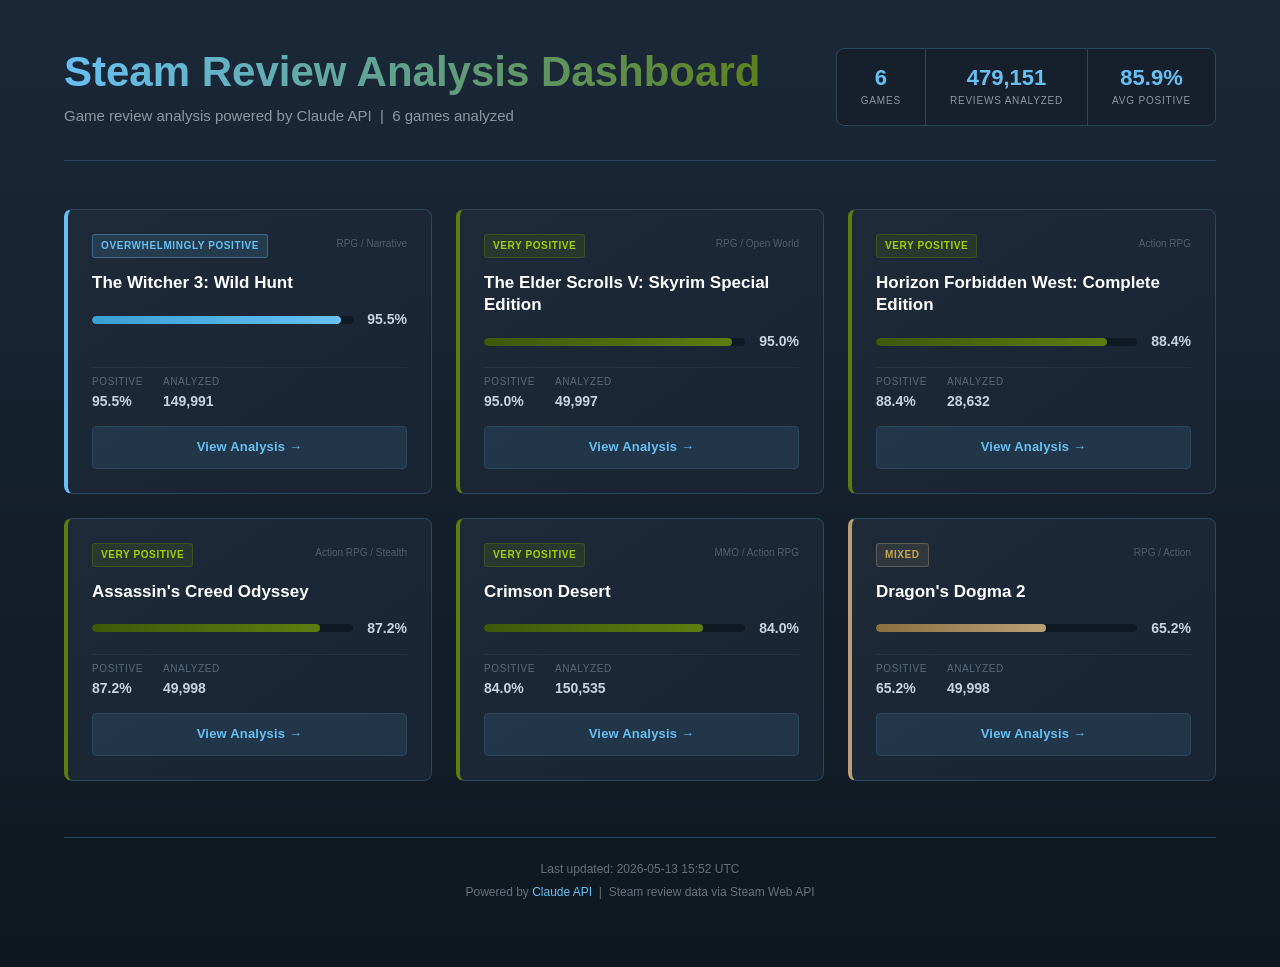
<file: reports/index.html>
<!DOCTYPE html>
<html lang="en">
<head>
  <meta charset="UTF-8">
  <meta name="viewport" content="width=device-width, initial-scale=1.0">
  <meta name="description" content="Steam review analyses for 6 games, powered by Claude API">
  <meta property="og:title" content="Steam Review Analysis Dashboard">
  <title>Steam Review Analysis Dashboard</title>
  <link rel="stylesheet" href="assets/style.css">
</head>
<body>
  <div class="dashboard">

    <header class="dash-header">
      <div class="dash-header-main">
        <div class="dash-title">Steam Review Analysis Dashboard</div>
        <div class="dash-subtitle">Game review analysis powered by Claude API &nbsp;|&nbsp; 6 games analyzed</div>
      </div>
      <div class="dash-stats">
        <div class="dash-stat-item">
          <span class="dash-stat-num">6</span>
          <span class="dash-stat-label">Games</span>
        </div>
        <div class="dash-stat-item">
          <span class="dash-stat-num">479,151</span>
          <span class="dash-stat-label">Reviews Analyzed</span>
        </div>
        <div class="dash-stat-item">
          <span class="dash-stat-num">85.9%</span>
          <span class="dash-stat-label">Avg Positive</span>
        </div>
      </div>
    </header>

    <div class="card-grid">

      <!-- 1st: The Witcher 3 — 95.5% Overwhelmingly Positive -->
      <a class="game-card overwhelmingly-positive" href="witcher3.html">
        <div class="card-top">
          <span class="card-badge overwhelmingly-positive">Overwhelmingly Positive</span>
          <span class="card-category">RPG / Narrative</span>
        </div>
        <div class="card-game-name">The Witcher 3: Wild Hunt</div>
        <div class="card-progress-wrap">
          <div class="card-progress-bar">
            <div class="card-progress-fill" style="width:95.5%"></div>
          </div>
          <span class="card-progress-pct">95.5%</span>
        </div>
        <div class="card-stats">
          <div class="card-stat">
            <span class="card-stat-label">Positive</span>
            <span class="card-stat-value">95.5%</span>
          </div>
          <div class="card-stat">
            <span class="card-stat-label">Analyzed</span>
            <span class="card-stat-value">149,991</span>
          </div>
        </div>
        <span class="card-btn">View Analysis &rarr;</span>
      </a>

      <!-- 2nd: Skyrim — 95.0% Very Positive -->
      <a class="game-card very-positive" href="skyrim.html">
        <div class="card-top">
          <span class="card-badge very-positive">Very Positive</span>
          <span class="card-category">RPG / Open World</span>
        </div>
        <div class="card-game-name">The Elder Scrolls V: Skyrim Special Edition</div>
        <div class="card-progress-wrap">
          <div class="card-progress-bar">
            <div class="card-progress-fill" style="width:95.0%"></div>
          </div>
          <span class="card-progress-pct">95.0%</span>
        </div>
        <div class="card-stats">
          <div class="card-stat">
            <span class="card-stat-label">Positive</span>
            <span class="card-stat-value">95.0%</span>
          </div>
          <div class="card-stat">
            <span class="card-stat-label">Analyzed</span>
            <span class="card-stat-value">49,997</span>
          </div>
        </div>
        <span class="card-btn">View Analysis &rarr;</span>
      </a>

      <!-- 3rd: Horizon Forbidden West — 88.4% Very Positive -->
      <a class="game-card very-positive" href="horizon_forbidden_west.html">
        <div class="card-top">
          <span class="card-badge very-positive">Very Positive</span>
          <span class="card-category">Action RPG</span>
        </div>
        <div class="card-game-name">Horizon Forbidden West: Complete Edition</div>
        <div class="card-progress-wrap">
          <div class="card-progress-bar">
            <div class="card-progress-fill" style="width:88.4%"></div>
          </div>
          <span class="card-progress-pct">88.4%</span>
        </div>
        <div class="card-stats">
          <div class="card-stat">
            <span class="card-stat-label">Positive</span>
            <span class="card-stat-value">88.4%</span>
          </div>
          <div class="card-stat">
            <span class="card-stat-label">Analyzed</span>
            <span class="card-stat-value">28,632</span>
          </div>
        </div>
        <span class="card-btn">View Analysis &rarr;</span>
      </a>

      <!-- 4th: AC Odyssey — 87.2% Very Positive -->
      <a class="game-card very-positive" href="ac_odyssey.html">
        <div class="card-top">
          <span class="card-badge very-positive">Very Positive</span>
          <span class="card-category">Action RPG / Stealth</span>
        </div>
        <div class="card-game-name">Assassin's Creed Odyssey</div>
        <div class="card-progress-wrap">
          <div class="card-progress-bar">
            <div class="card-progress-fill" style="width:87.2%"></div>
          </div>
          <span class="card-progress-pct">87.2%</span>
        </div>
        <div class="card-stats">
          <div class="card-stat">
            <span class="card-stat-label">Positive</span>
            <span class="card-stat-value">87.2%</span>
          </div>
          <div class="card-stat">
            <span class="card-stat-label">Analyzed</span>
            <span class="card-stat-value">49,998</span>
          </div>
        </div>
        <span class="card-btn">View Analysis &rarr;</span>
      </a>

      <!-- 5th: Crimson Desert — 84.0% Very Positive -->
      <a class="game-card very-positive" href="crimson_desert.html">
        <div class="card-top">
          <span class="card-badge very-positive">Very Positive</span>
          <span class="card-category">MMO / Action RPG</span>
        </div>
        <div class="card-game-name">Crimson Desert</div>
        <div class="card-progress-wrap">
          <div class="card-progress-bar">
            <div class="card-progress-fill" style="width:84.0%"></div>
          </div>
          <span class="card-progress-pct">84.0%</span>
        </div>
        <div class="card-stats">
          <div class="card-stat">
            <span class="card-stat-label">Positive</span>
            <span class="card-stat-value">84.0%</span>
          </div>
          <div class="card-stat">
            <span class="card-stat-label">Analyzed</span>
            <span class="card-stat-value">150,535</span>
          </div>
        </div>
        <span class="card-btn">View Analysis &rarr;</span>
      </a>

      <!-- 6th: Dragon's Dogma 2 — 65.2% Mixed -->
      <a class="game-card mixed" href="dragons_dogma_2.html">
        <div class="card-top">
          <span class="card-badge mixed">Mixed</span>
          <span class="card-category">RPG / Action</span>
        </div>
        <div class="card-game-name">Dragon's Dogma 2</div>
        <div class="card-progress-wrap">
          <div class="card-progress-bar">
            <div class="card-progress-fill" style="width:65.2%"></div>
          </div>
          <span class="card-progress-pct">65.2%</span>
        </div>
        <div class="card-stats">
          <div class="card-stat">
            <span class="card-stat-label">Positive</span>
            <span class="card-stat-value">65.2%</span>
          </div>
          <div class="card-stat">
            <span class="card-stat-label">Analyzed</span>
            <span class="card-stat-value">49,998</span>
          </div>
        </div>
        <span class="card-btn">View Analysis &rarr;</span>
      </a>

    </div>

    <footer class="dash-footer">
      Last updated: 2026-05-13 15:52 UTC<br>
      Powered by <a href="https://www.anthropic.com/claude">Claude API</a>
      &nbsp;|&nbsp; Steam review data via Steam Web API
    </footer>

  </div>
</body>
</html>
</file>
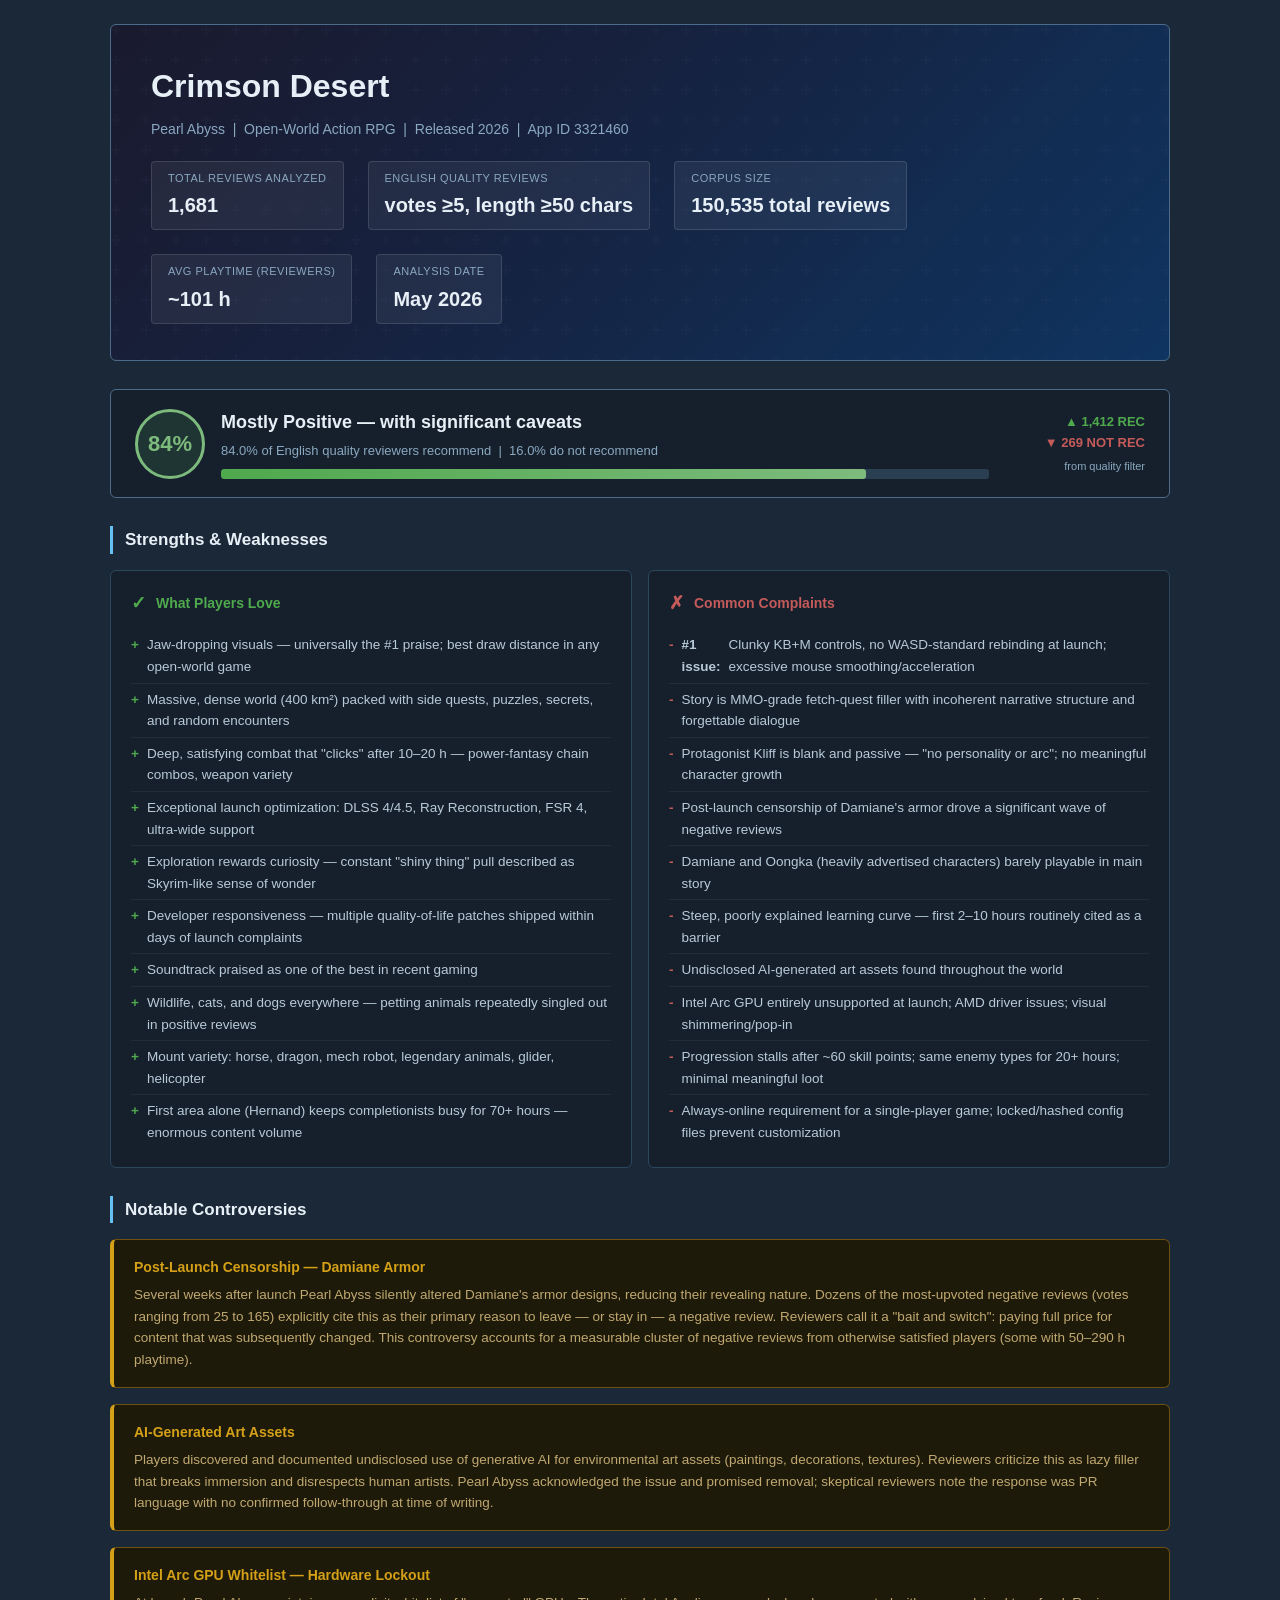
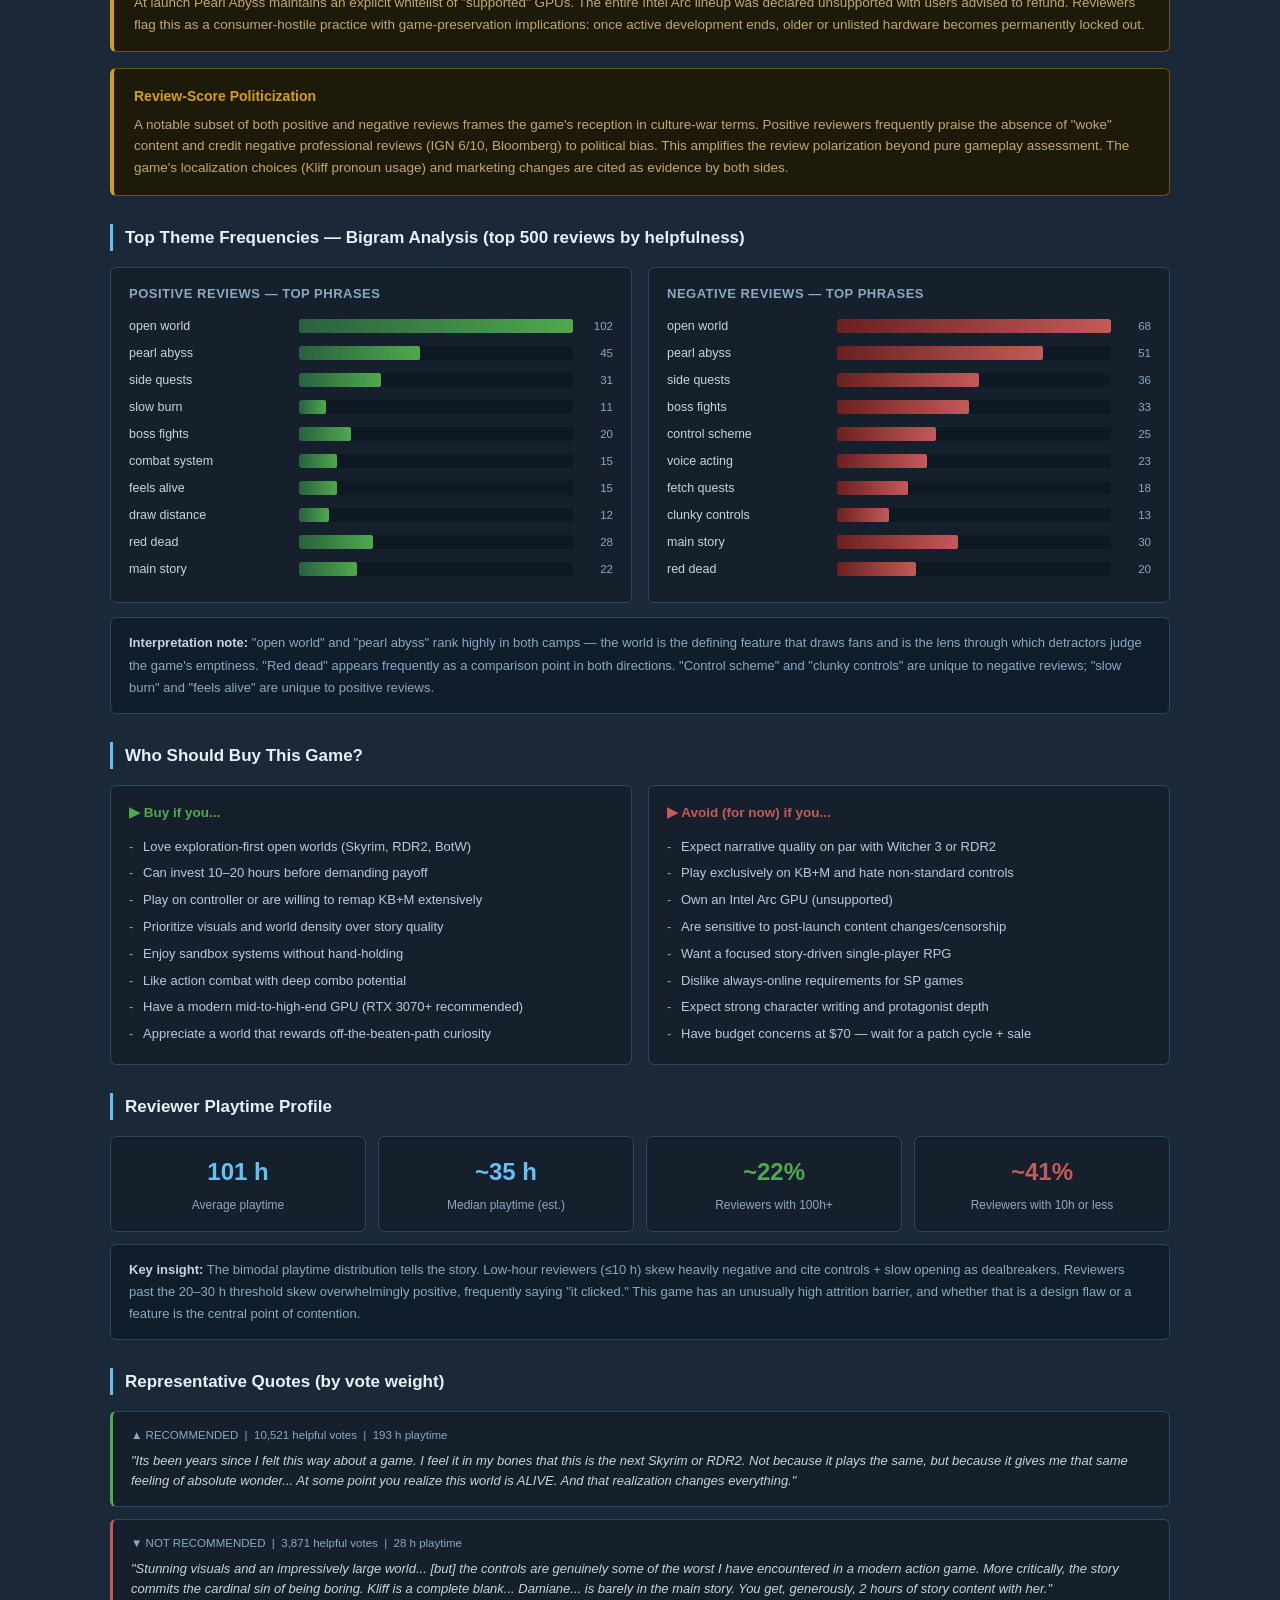
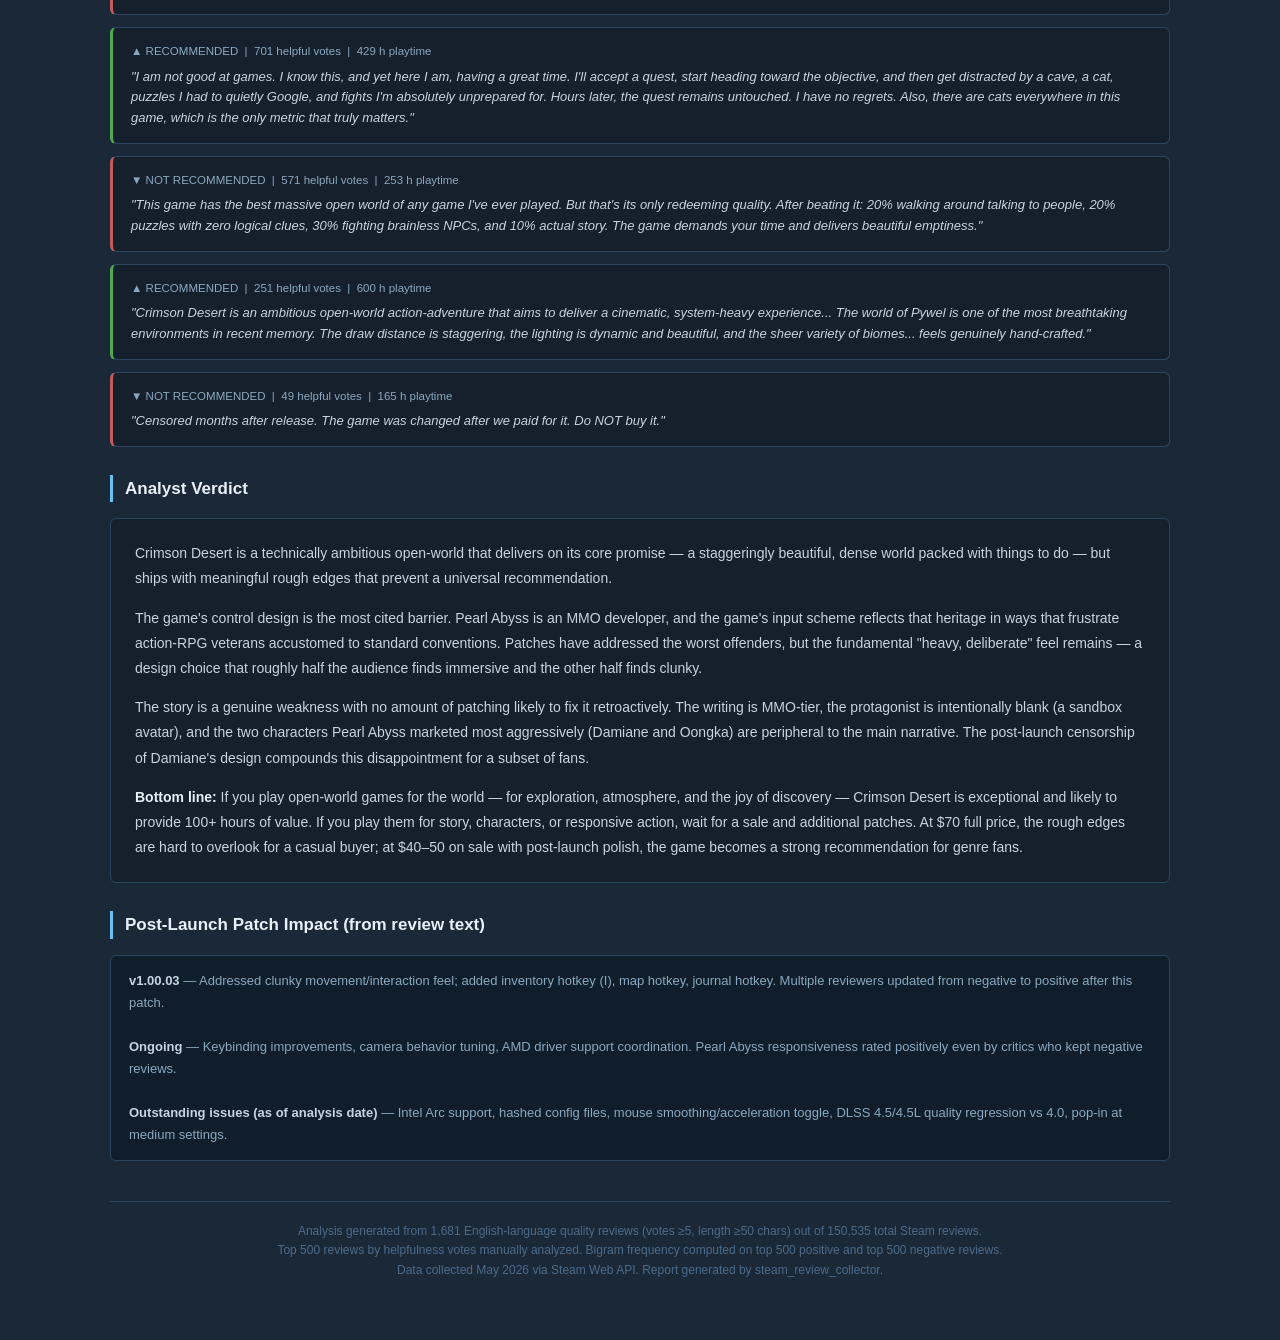
<file: crimson_desert_summary.html>
<!DOCTYPE html>
<html lang="en">
<head>
<meta charset="UTF-8">
<meta name="viewport" content="width=device-width, initial-scale=1.0">
<title>Crimson Desert - Steam Review Analysis</title>
<style>
* { box-sizing: border-box; margin: 0; padding: 0; }
body {
    background: #1b2838;
    color: #c6d4df;
    font-family: "Motiva Sans", "Arial", sans-serif;
    font-size: 15px;
    line-height: 1.6;
}
a { color: #66c0f4; text-decoration: none; }
.container { max-width: 1100px; margin: 0 auto; padding: 24px 20px 60px; }

/* Hero */
.hero {
    background: linear-gradient(135deg, #1a1a2e 0%, #16213e 40%, #0f3460 100%);
    border: 1px solid #4c6b8a;
    border-radius: 6px;
    padding: 36px 40px;
    margin-bottom: 28px;
    position: relative;
    overflow: hidden;
}
.hero::before {
    content: "";
    position: absolute; top: 0; left: 0; right: 0; bottom: 0;
    background: url("data:image/svg+xml,%3Csvg width='60' height='60' viewBox='0 0 60 60' xmlns='http://www.w3.org/2000/svg'%3E%3Cg fill='none' fill-rule='evenodd'%3E%3Cg fill='%234c6b8a' fill-opacity='0.06'%3E%3Cpath d='M36 34v-4h-2v4h-4v2h4v4h2v-4h4v-2h-4zm0-30V0h-2v4h-4v2h4v4h2V6h4V4h-4zM6 34v-4H4v4H0v2h4v4h2v-4h4v-2H6zM6 4V0H4v4H0v2h4v4h2V6h4V4H6z'/%3E%3C/g%3E%3C/g%3E%3C/svg%3E");
    pointer-events: none;
}
.hero-title { font-size: 32px; font-weight: 700; color: #e8f0f7; margin-bottom: 6px; }
.hero-subtitle { color: #8aa8c0; font-size: 14px; margin-bottom: 20px; }
.hero-meta { display: flex; gap: 24px; flex-wrap: wrap; }
.meta-badge {
    background: rgba(255,255,255,0.06);
    border: 1px solid rgba(255,255,255,0.12);
    border-radius: 4px;
    padding: 8px 16px;
    font-size: 13px;
    color: #c6d4df;
}
.meta-badge span { display: block; font-size: 11px; color: #8aa8c0; margin-bottom: 2px; text-transform: uppercase; letter-spacing: 0.5px; }
.meta-badge strong { font-size: 20px; color: #e8f0f7; }

/* Score banner */
.score-bar {
    display: flex;
    align-items: center;
    gap: 16px;
    background: #16202c;
    border: 1px solid #4c6b8a;
    border-radius: 6px;
    padding: 18px 24px;
    margin-bottom: 28px;
}
.score-circle {
    width: 70px; height: 70px;
    border-radius: 50%;
    display: flex; align-items: center; justify-content: center;
    font-size: 22px; font-weight: 700;
    flex-shrink: 0;
    border: 3px solid;
}
.score-pos { background: rgba(100,200,100,0.12); color: #7dbb7d; border-color: #7dbb7d; }
.score-mixed { background: rgba(220,200,50,0.12); color: #d4c23d; border-color: #d4c23d; }
.score-label { font-size: 13px; color: #8aa8c0; }
.score-verdict { font-size: 18px; color: #e8f0f7; font-weight: 600; margin-bottom: 4px; }
.pos-bar-wrap { flex: 1; }
.pos-bar-track { background: #2a3f52; border-radius: 3px; height: 10px; overflow: hidden; margin-top: 8px; }
.pos-bar-fill { height: 100%; border-radius: 3px; background: linear-gradient(90deg, #4fa94d, #7dbb7d); }

/* Section */
.section { margin-bottom: 28px; }
.section-title {
    font-size: 17px; font-weight: 700; color: #e8f0f7;
    border-left: 3px solid #66c0f4;
    padding-left: 12px; margin-bottom: 16px;
}

/* Cards grid */
.cards { display: grid; grid-template-columns: 1fr 1fr; gap: 16px; }
@media(max-width: 640px) { .cards { grid-template-columns: 1fr; } }

.card {
    background: #16202c;
    border: 1px solid #2a475e;
    border-radius: 6px;
    padding: 18px 20px;
}
.card-head {
    display: flex; align-items: center; gap: 10px;
    font-size: 14px; font-weight: 700; margin-bottom: 12px;
}
.icon { font-size: 18px; }
.card ul { list-style: none; padding: 0; }
.card ul li {
    padding: 5px 0;
    border-bottom: 1px solid rgba(255,255,255,0.05);
    font-size: 13.5px;
    color: #b8c9d8;
    display: flex; align-items: flex-start; gap: 8px;
}
.card ul li:last-child { border-bottom: none; }
.bullet-pos { color: #4fa94d; flex-shrink: 0; font-weight: 700; }
.bullet-neg { color: #c45a5a; flex-shrink: 0; font-weight: 700; }

/* Controversy */
.controversy {
    background: #1e1a0a;
    border: 1px solid #6e5010;
    border-left: 4px solid #d4a017;
    border-radius: 6px;
    padding: 16px 20px;
    margin-bottom: 16px;
}
.controversy-title { font-weight: 700; color: #d4a017; margin-bottom: 6px; font-size: 14px; }
.controversy p { font-size: 13.5px; color: #c0a870; line-height: 1.6; }

/* Bigrams */
.bigram-grid { display: grid; grid-template-columns: 1fr 1fr; gap: 16px; }
@media(max-width: 640px) { .bigram-grid { grid-template-columns: 1fr; } }

.bigram-panel {
    background: #16202c;
    border: 1px solid #2a475e;
    border-radius: 6px;
    padding: 16px 18px;
}
.bigram-panel h4 { font-size: 13px; color: #8aa8c0; margin-bottom: 12px; text-transform: uppercase; letter-spacing: 0.5px; }

.bigram-item { display: flex; align-items: center; gap: 10px; margin-bottom: 7px; }
.bigram-label { font-size: 12.5px; color: #c6d4df; width: 160px; flex-shrink: 0; }
.bigram-track { flex: 1; background: #0e1923; border-radius: 2px; height: 14px; overflow: hidden; }
.bigram-bar-pos { height: 100%; border-radius: 2px; background: linear-gradient(90deg, #2a6040, #4fa94d); }
.bigram-bar-neg { height: 100%; border-radius: 2px; background: linear-gradient(90deg, #6b2020, #c45a5a); }
.bigram-count { font-size: 11.5px; color: #8aa8c0; width: 30px; text-align: right; flex-shrink: 0; }

/* Quotes */
.quotes { display: flex; flex-direction: column; gap: 12px; }
.quote-card {
    background: #16202c;
    border: 1px solid #2a475e;
    border-radius: 6px;
    padding: 14px 18px;
}
.quote-card.pos { border-left: 3px solid #4fa94d; }
.quote-card.neg { border-left: 3px solid #c45a5a; }
.quote-meta { font-size: 11.5px; color: #8aa8c0; margin-bottom: 6px; }
.quote-text { font-size: 13px; color: #c6d4df; font-style: italic; line-height: 1.6; }

/* Audience */
.audience-grid { display: grid; grid-template-columns: 1fr 1fr; gap: 16px; }
@media(max-width: 640px) { .audience-grid { grid-template-columns: 1fr; } }

.audience-card {
    background: #16202c;
    border: 1px solid #2a475e;
    border-radius: 6px;
    padding: 16px 18px;
}
.audience-card h4 { font-size: 13.5px; font-weight: 700; margin-bottom: 10px; }
.audience-card.buy h4 { color: #4fa94d; }
.audience-card.skip h4 { color: #c45a5a; }
.audience-card ul { list-style: none; }
.audience-card ul li { font-size: 13px; color: #b8c9d8; padding: 3px 0; padding-left: 14px; position: relative; }
.audience-card ul li::before { content: "-"; position: absolute; left: 0; color: #8aa8c0; }

/* Patch note */
.patch-note {
    background: #0f1e2a;
    border: 1px solid #2a475e;
    border-radius: 6px;
    padding: 14px 18px;
    font-size: 13px;
    color: #8aa8c0;
    line-height: 1.7;
}
.patch-note strong { color: #c6d4df; }

/* Footer */
.footer {
    text-align: center;
    font-size: 12px;
    color: #4c6b8a;
    margin-top: 40px;
    padding-top: 20px;
    border-top: 1px solid #2a475e;
}
</style>
</head>
<body>
<div class="container">


<div class="hero">
  <div class="hero-title">Crimson Desert</div>
  <div class="hero-subtitle">Pearl Abyss &nbsp;|&nbsp; Open-World Action RPG &nbsp;|&nbsp; Released 2026 &nbsp;|&nbsp; App ID 3321460</div>
  <div class="hero-meta">
    <div class="meta-badge"><span>Total Reviews Analyzed</span><strong>1,681</strong></div>
    <div class="meta-badge"><span>English Quality Reviews</span><strong>votes &ge;5, length &ge;50 chars</strong></div>
    <div class="meta-badge"><span>Corpus Size</span><strong>150,535 total reviews</strong></div>
    <div class="meta-badge"><span>Avg Playtime (reviewers)</span><strong>~101 h</strong></div>
    <div class="meta-badge"><span>Analysis Date</span><strong>May 2026</strong></div>
  </div>
</div>


<div class="score-bar">
  <div class="score-circle score-pos">84%</div>
  <div style="flex:1">
    <div class="score-verdict">Mostly Positive &mdash; with significant caveats</div>
    <div class="score-label">84.0% of English quality reviewers recommend &nbsp;|&nbsp; 16.0% do not recommend</div>
    <div class="pos-bar-wrap">
      <div class="pos-bar-track"><div class="pos-bar-fill" style="width:84%"></div></div>
    </div>
  </div>
  <div style="text-align:right; min-width:140px">
    <div style="font-size:13px;color:#4fa94d;font-weight:700;">&#9650; 1,412 REC</div>
    <div style="font-size:13px;color:#c45a5a;font-weight:700;">&#9660; 269 NOT REC</div>
    <div style="font-size:11px;color:#8aa8c0;margin-top:4px;">from quality filter</div>
  </div>
</div>


<div class="section">
  <div class="section-title">Strengths &amp; Weaknesses</div>
  <div class="cards">
    <div class="card">
      <div class="card-head"><span class="icon" style="color:#4fa94d">&#10003;</span> <span style="color:#4fa94d">What Players Love</span></div>
      <ul>
        <li><span class="bullet-pos">+</span>Jaw-dropping visuals &mdash; universally the #1 praise; best draw distance in any open-world game</li>
        <li><span class="bullet-pos">+</span>Massive, dense world (400 km&sup2;) packed with side quests, puzzles, secrets, and random encounters</li>
        <li><span class="bullet-pos">+</span>Deep, satisfying combat that "clicks" after 10&ndash;20 h &mdash; power-fantasy chain combos, weapon variety</li>
        <li><span class="bullet-pos">+</span>Exceptional launch optimization: DLSS 4/4.5, Ray Reconstruction, FSR 4, ultra-wide support</li>
        <li><span class="bullet-pos">+</span>Exploration rewards curiosity &mdash; constant "shiny thing" pull described as Skyrim-like sense of wonder</li>
        <li><span class="bullet-pos">+</span>Developer responsiveness &mdash; multiple quality-of-life patches shipped within days of launch complaints</li>
        <li><span class="bullet-pos">+</span>Soundtrack praised as one of the best in recent gaming</li>
        <li><span class="bullet-pos">+</span>Wildlife, cats, and dogs everywhere &mdash; petting animals repeatedly singled out in positive reviews</li>
        <li><span class="bullet-pos">+</span>Mount variety: horse, dragon, mech robot, legendary animals, glider, helicopter</li>
        <li><span class="bullet-pos">+</span>First area alone (Hernand) keeps completionists busy for 70+ hours &mdash; enormous content volume</li>
      </ul>
    </div>
    <div class="card">
      <div class="card-head"><span class="icon" style="color:#c45a5a">&#10007;</span> <span style="color:#c45a5a">Common Complaints</span></div>
      <ul>
        <li><span class="bullet-neg">-</span><strong>#1 issue:</strong> Clunky KB+M controls, no WASD-standard rebinding at launch; excessive mouse smoothing/acceleration</li>
        <li><span class="bullet-neg">-</span>Story is MMO-grade fetch-quest filler with incoherent narrative structure and forgettable dialogue</li>
        <li><span class="bullet-neg">-</span>Protagonist Kliff is blank and passive &mdash; "no personality or arc"; no meaningful character growth</li>
        <li><span class="bullet-neg">-</span>Post-launch censorship of Damiane's armor drove a significant wave of negative reviews</li>
        <li><span class="bullet-neg">-</span>Damiane and Oongka (heavily advertised characters) barely playable in main story</li>
        <li><span class="bullet-neg">-</span>Steep, poorly explained learning curve &mdash; first 2&ndash;10 hours routinely cited as a barrier</li>
        <li><span class="bullet-neg">-</span>Undisclosed AI-generated art assets found throughout the world</li>
        <li><span class="bullet-neg">-</span>Intel Arc GPU entirely unsupported at launch; AMD driver issues; visual shimmering/pop-in</li>
        <li><span class="bullet-neg">-</span>Progression stalls after ~60 skill points; same enemy types for 20+ hours; minimal meaningful loot</li>
        <li><span class="bullet-neg">-</span>Always-online requirement for a single-player game; locked/hashed config files prevent customization</li>
      </ul>
    </div>
  </div>
</div>


<div class="section">
  <div class="section-title">Notable Controversies</div>

  <div class="controversy">
    <div class="controversy-title">Post-Launch Censorship &mdash; Damiane Armor</div>
    <p>
      Several weeks after launch Pearl Abyss silently altered Damiane's armor designs, reducing their revealing nature.
      Dozens of the most-upvoted negative reviews (votes ranging from 25 to 165) explicitly cite this as their
      primary reason to leave &mdash; or stay in &mdash; a negative review. Reviewers call it a "bait and switch":
      paying full price for content that was subsequently changed. This controversy accounts for a measurable
      cluster of negative reviews from otherwise satisfied players (some with 50&ndash;290 h playtime).
    </p>
  </div>

  <div class="controversy">
    <div class="controversy-title">AI-Generated Art Assets</div>
    <p>
      Players discovered and documented undisclosed use of generative AI for environmental art assets (paintings,
      decorations, textures). Reviewers criticize this as lazy filler that breaks immersion and disrespects
      human artists. Pearl Abyss acknowledged the issue and promised removal; skeptical reviewers note the
      response was PR language with no confirmed follow-through at time of writing.
    </p>
  </div>

  <div class="controversy">
    <div class="controversy-title">Intel Arc GPU Whitelist &mdash; Hardware Lockout</div>
    <p>
      At launch Pearl Abyss maintains an explicit whitelist of "supported" GPUs. The entire Intel Arc lineup
      was declared unsupported with users advised to refund. Reviewers flag this as a consumer-hostile
      practice with game-preservation implications: once active development ends, older or unlisted hardware
      becomes permanently locked out.
    </p>
  </div>

  <div class="controversy">
    <div class="controversy-title">Review-Score Politicization</div>
    <p>
      A notable subset of both positive and negative reviews frames the game's reception in culture-war terms.
      Positive reviewers frequently praise the absence of "woke" content and credit negative professional reviews
      (IGN 6/10, Bloomberg) to political bias. This amplifies the review polarization beyond pure gameplay
      assessment. The game's localization choices (Kliff pronoun usage) and marketing changes are cited as evidence
      by both sides.
    </p>
  </div>
</div>


<div class="section">
  <div class="section-title">Top Theme Frequencies &mdash; Bigram Analysis (top 500 reviews by helpfulness)</div>
  <div class="bigram-grid">
    <div class="bigram-panel">
      <h4>Positive Reviews &mdash; top phrases</h4>
      <div class="bigram-item"><span class="bigram-label">open world</span><div class="bigram-track"><div class="bigram-bar-pos" style="width:100%"></div></div><span class="bigram-count">102</span></div>
<div class="bigram-item"><span class="bigram-label">pearl abyss</span><div class="bigram-track"><div class="bigram-bar-pos" style="width:44%"></div></div><span class="bigram-count">45</span></div>
<div class="bigram-item"><span class="bigram-label">side quests</span><div class="bigram-track"><div class="bigram-bar-pos" style="width:30%"></div></div><span class="bigram-count">31</span></div>
<div class="bigram-item"><span class="bigram-label">slow burn</span><div class="bigram-track"><div class="bigram-bar-pos" style="width:10%"></div></div><span class="bigram-count">11</span></div>
<div class="bigram-item"><span class="bigram-label">boss fights</span><div class="bigram-track"><div class="bigram-bar-pos" style="width:19%"></div></div><span class="bigram-count">20</span></div>
<div class="bigram-item"><span class="bigram-label">combat system</span><div class="bigram-track"><div class="bigram-bar-pos" style="width:14%"></div></div><span class="bigram-count">15</span></div>
<div class="bigram-item"><span class="bigram-label">feels alive</span><div class="bigram-track"><div class="bigram-bar-pos" style="width:14%"></div></div><span class="bigram-count">15</span></div>
<div class="bigram-item"><span class="bigram-label">draw distance</span><div class="bigram-track"><div class="bigram-bar-pos" style="width:11%"></div></div><span class="bigram-count">12</span></div>
<div class="bigram-item"><span class="bigram-label">red dead</span><div class="bigram-track"><div class="bigram-bar-pos" style="width:27%"></div></div><span class="bigram-count">28</span></div>
<div class="bigram-item"><span class="bigram-label">main story</span><div class="bigram-track"><div class="bigram-bar-pos" style="width:21%"></div></div><span class="bigram-count">22</span></div>
    </div>
    <div class="bigram-panel">
      <h4>Negative Reviews &mdash; top phrases</h4>
      <div class="bigram-item"><span class="bigram-label">open world</span><div class="bigram-track"><div class="bigram-bar-neg" style="width:100%"></div></div><span class="bigram-count">68</span></div>
<div class="bigram-item"><span class="bigram-label">pearl abyss</span><div class="bigram-track"><div class="bigram-bar-neg" style="width:75%"></div></div><span class="bigram-count">51</span></div>
<div class="bigram-item"><span class="bigram-label">side quests</span><div class="bigram-track"><div class="bigram-bar-neg" style="width:52%"></div></div><span class="bigram-count">36</span></div>
<div class="bigram-item"><span class="bigram-label">boss fights</span><div class="bigram-track"><div class="bigram-bar-neg" style="width:48%"></div></div><span class="bigram-count">33</span></div>
<div class="bigram-item"><span class="bigram-label">control scheme</span><div class="bigram-track"><div class="bigram-bar-neg" style="width:36%"></div></div><span class="bigram-count">25</span></div>
<div class="bigram-item"><span class="bigram-label">voice acting</span><div class="bigram-track"><div class="bigram-bar-neg" style="width:33%"></div></div><span class="bigram-count">23</span></div>
<div class="bigram-item"><span class="bigram-label">fetch quests</span><div class="bigram-track"><div class="bigram-bar-neg" style="width:26%"></div></div><span class="bigram-count">18</span></div>
<div class="bigram-item"><span class="bigram-label">clunky controls</span><div class="bigram-track"><div class="bigram-bar-neg" style="width:19%"></div></div><span class="bigram-count">13</span></div>
<div class="bigram-item"><span class="bigram-label">main story</span><div class="bigram-track"><div class="bigram-bar-neg" style="width:44%"></div></div><span class="bigram-count">30</span></div>
<div class="bigram-item"><span class="bigram-label">red dead</span><div class="bigram-track"><div class="bigram-bar-neg" style="width:29%"></div></div><span class="bigram-count">20</span></div>
    </div>
  </div>
  <div class="patch-note" style="margin-top:14px">
    <strong>Interpretation note:</strong> "open world" and "pearl abyss" rank highly in both camps &mdash; the world
    is the defining feature that draws fans and is the lens through which detractors judge the game's emptiness.
    "Red dead" appears frequently as a comparison point in both directions.
    "Control scheme" and "clunky controls" are unique to negative reviews; "slow burn" and "feels alive" are
    unique to positive reviews.
  </div>
</div>


<div class="section">
  <div class="section-title">Who Should Buy This Game?</div>
  <div class="audience-grid">
    <div class="audience-card buy">
      <h4>&#9654; Buy if you...</h4>
      <ul>
        <li>Love exploration-first open worlds (Skyrim, RDR2, BotW)</li>
        <li>Can invest 10&ndash;20 hours before demanding payoff</li>
        <li>Play on controller or are willing to remap KB+M extensively</li>
        <li>Prioritize visuals and world density over story quality</li>
        <li>Enjoy sandbox systems without hand-holding</li>
        <li>Like action combat with deep combo potential</li>
        <li>Have a modern mid-to-high-end GPU (RTX 3070+ recommended)</li>
        <li>Appreciate a world that rewards off-the-beaten-path curiosity</li>
      </ul>
    </div>
    <div class="audience-card skip">
      <h4>&#9654; Avoid (for now) if you...</h4>
      <ul>
        <li>Expect narrative quality on par with Witcher 3 or RDR2</li>
        <li>Play exclusively on KB+M and hate non-standard controls</li>
        <li>Own an Intel Arc GPU (unsupported)</li>
        <li>Are sensitive to post-launch content changes/censorship</li>
        <li>Want a focused story-driven single-player RPG</li>
        <li>Dislike always-online requirements for SP games</li>
        <li>Expect strong character writing and protagonist depth</li>
        <li>Have budget concerns at $70 &mdash; wait for a patch cycle + sale</li>
      </ul>
    </div>
  </div>
</div>


<div class="section">
  <div class="section-title">Reviewer Playtime Profile</div>
  <div style="display:grid; grid-template-columns: repeat(4,1fr); gap:12px;">
    <div class="card" style="text-align:center; padding:16px 12px;">
      <div style="font-size:24px;font-weight:700;color:#66c0f4;">101 h</div>
      <div style="font-size:12px;color:#8aa8c0;margin-top:4px;">Average playtime</div>
    </div>
    <div class="card" style="text-align:center; padding:16px 12px;">
      <div style="font-size:24px;font-weight:700;color:#66c0f4;">~35 h</div>
      <div style="font-size:12px;color:#8aa8c0;margin-top:4px;">Median playtime (est.)</div>
    </div>
    <div class="card" style="text-align:center; padding:16px 12px;">
      <div style="font-size:24px;font-weight:700;color:#4fa94d;">~22%</div>
      <div style="font-size:12px;color:#8aa8c0;margin-top:4px;">Reviewers with 100h+</div>
    </div>
    <div class="card" style="text-align:center; padding:16px 12px;">
      <div style="font-size:24px;font-weight:700;color:#c45a5a;">~41%</div>
      <div style="font-size:12px;color:#8aa8c0;margin-top:4px;">Reviewers with 10h or less</div>
    </div>
  </div>
  <div class="patch-note" style="margin-top:12px">
    <strong>Key insight:</strong> The bimodal playtime distribution tells the story. Low-hour reviewers
    (&le;10 h) skew heavily negative and cite controls + slow opening as dealbreakers. Reviewers past
    the 20&ndash;30 h threshold skew overwhelmingly positive, frequently saying "it clicked." This game
    has an unusually high attrition barrier, and whether that is a design flaw or a feature is the
    central point of contention.
  </div>
</div>


<div class="section">
  <div class="section-title">Representative Quotes (by vote weight)</div>
  <div class="quotes">

    <div class="quote-card pos">
      <div class="quote-meta">&#9650; RECOMMENDED &nbsp;|&nbsp; 10,521 helpful votes &nbsp;|&nbsp; 193 h playtime</div>
      <div class="quote-text">"Its been years since I felt this way about a game. I feel it in my bones that this is the next Skyrim or RDR2. Not because it plays the same, but because it gives me that same feeling of absolute wonder... At some point you realize this world is ALIVE. And that realization changes everything."</div>
    </div>

    <div class="quote-card neg">
      <div class="quote-meta">&#9660; NOT RECOMMENDED &nbsp;|&nbsp; 3,871 helpful votes &nbsp;|&nbsp; 28 h playtime</div>
      <div class="quote-text">"Stunning visuals and an impressively large world... [but] the controls are genuinely some of the worst I have encountered in a modern action game. More critically, the story commits the cardinal sin of being boring. Kliff is a complete blank... Damiane... is barely in the main story. You get, generously, 2 hours of story content with her."</div>
    </div>

    <div class="quote-card pos">
      <div class="quote-meta">&#9650; RECOMMENDED &nbsp;|&nbsp; 701 helpful votes &nbsp;|&nbsp; 429 h playtime</div>
      <div class="quote-text">"I am not good at games. I know this, and yet here I am, having a great time. I'll accept a quest, start heading toward the objective, and then get distracted by a cave, a cat, puzzles I had to quietly Google, and fights I'm absolutely unprepared for. Hours later, the quest remains untouched. I have no regrets. Also, there are cats everywhere in this game, which is the only metric that truly matters."</div>
    </div>

    <div class="quote-card neg">
      <div class="quote-meta">&#9660; NOT RECOMMENDED &nbsp;|&nbsp; 571 helpful votes &nbsp;|&nbsp; 253 h playtime</div>
      <div class="quote-text">"This game has the best massive open world of any game I've ever played. But that's its only redeeming quality. After beating it: 20% walking around talking to people, 20% puzzles with zero logical clues, 30% fighting brainless NPCs, and 10% actual story. The game demands your time and delivers beautiful emptiness."</div>
    </div>

    <div class="quote-card pos">
      <div class="quote-meta">&#9650; RECOMMENDED &nbsp;|&nbsp; 251 helpful votes &nbsp;|&nbsp; 600 h playtime</div>
      <div class="quote-text">"Crimson Desert is an ambitious open-world action-adventure that aims to deliver a cinematic, system-heavy experience... The world of Pywel is one of the most breathtaking environments in recent memory. The draw distance is staggering, the lighting is dynamic and beautiful, and the sheer variety of biomes... feels genuinely hand-crafted."</div>
    </div>

    <div class="quote-card neg">
      <div class="quote-meta">&#9660; NOT RECOMMENDED &nbsp;|&nbsp; 49 helpful votes &nbsp;|&nbsp; 165 h playtime</div>
      <div class="quote-text">"Censored months after release. The game was changed after we paid for it. Do NOT buy it."</div>
    </div>

  </div>
</div>


<div class="section">
  <div class="section-title">Analyst Verdict</div>
  <div class="card" style="padding: 22px 24px;">
    <p style="margin-bottom:14px; font-size:14px; color:#c6d4df; line-height:1.8;">
      Crimson Desert is a technically ambitious open-world that delivers on its core promise &mdash;
      a staggeringly beautiful, dense world packed with things to do &mdash; but ships with meaningful rough edges
      that prevent a universal recommendation.
    </p>
    <p style="margin-bottom:14px; font-size:14px; color:#c6d4df; line-height:1.8;">
      The game's control design is the most cited barrier. Pearl Abyss is an MMO developer, and the game's
      input scheme reflects that heritage in ways that frustrate action-RPG veterans accustomed to standard
      conventions. Patches have addressed the worst offenders, but the fundamental "heavy, deliberate" feel
      remains &mdash; a design choice that roughly half the audience finds immersive and the other half finds clunky.
    </p>
    <p style="margin-bottom:14px; font-size:14px; color:#c6d4df; line-height:1.8;">
      The story is a genuine weakness with no amount of patching likely to fix it retroactively.
      The writing is MMO-tier, the protagonist is intentionally blank (a sandbox avatar), and the two
      characters Pearl Abyss marketed most aggressively (Damiane and Oongka) are peripheral to the main narrative.
      The post-launch censorship of Damiane's design compounds this disappointment for a subset of fans.
    </p>
    <p style="font-size:14px; color:#c6d4df; line-height:1.8;">
      <strong style="color:#e8f0f7;">Bottom line:</strong> If you play open-world games for the world &mdash;
      for exploration, atmosphere, and the joy of discovery &mdash; Crimson Desert is exceptional and likely to
      provide 100+ hours of value. If you play them for story, characters, or responsive action, wait for a sale
      and additional patches. At $70 full price, the rough edges are hard to overlook for a casual buyer;
      at $40&ndash;50 on sale with post-launch polish, the game becomes a strong recommendation for genre fans.
    </p>
  </div>
</div>


<div class="section">
  <div class="section-title">Post-Launch Patch Impact (from review text)</div>
  <div class="patch-note">
    <strong>v1.00.03</strong> &mdash; Addressed clunky movement/interaction feel; added inventory hotkey (I), map hotkey, journal hotkey.
    Multiple reviewers updated from negative to positive after this patch.<br><br>
    <strong>Ongoing</strong> &mdash; Keybinding improvements, camera behavior tuning, AMD driver support coordination.
    Pearl Abyss responsiveness rated positively even by critics who kept negative reviews.<br><br>
    <strong>Outstanding issues (as of analysis date)</strong> &mdash; Intel Arc support, hashed config files,
    mouse smoothing/acceleration toggle, DLSS 4.5/4.5L quality regression vs 4.0, pop-in at medium settings.
  </div>
</div>


<div class="footer">
  Analysis generated from 1,681 English-language quality reviews (votes &ge;5, length &ge;50 chars) out of 150,535 total Steam reviews.<br>
  Top 500 reviews by helpfulness votes manually analyzed. Bigram frequency computed on top 500 positive and top 500 negative reviews.<br>
  Data collected May 2026 via Steam Web API. Report generated by steam_review_collector.
</div>

</div><!-- .container -->
</body>
</html>
</file>
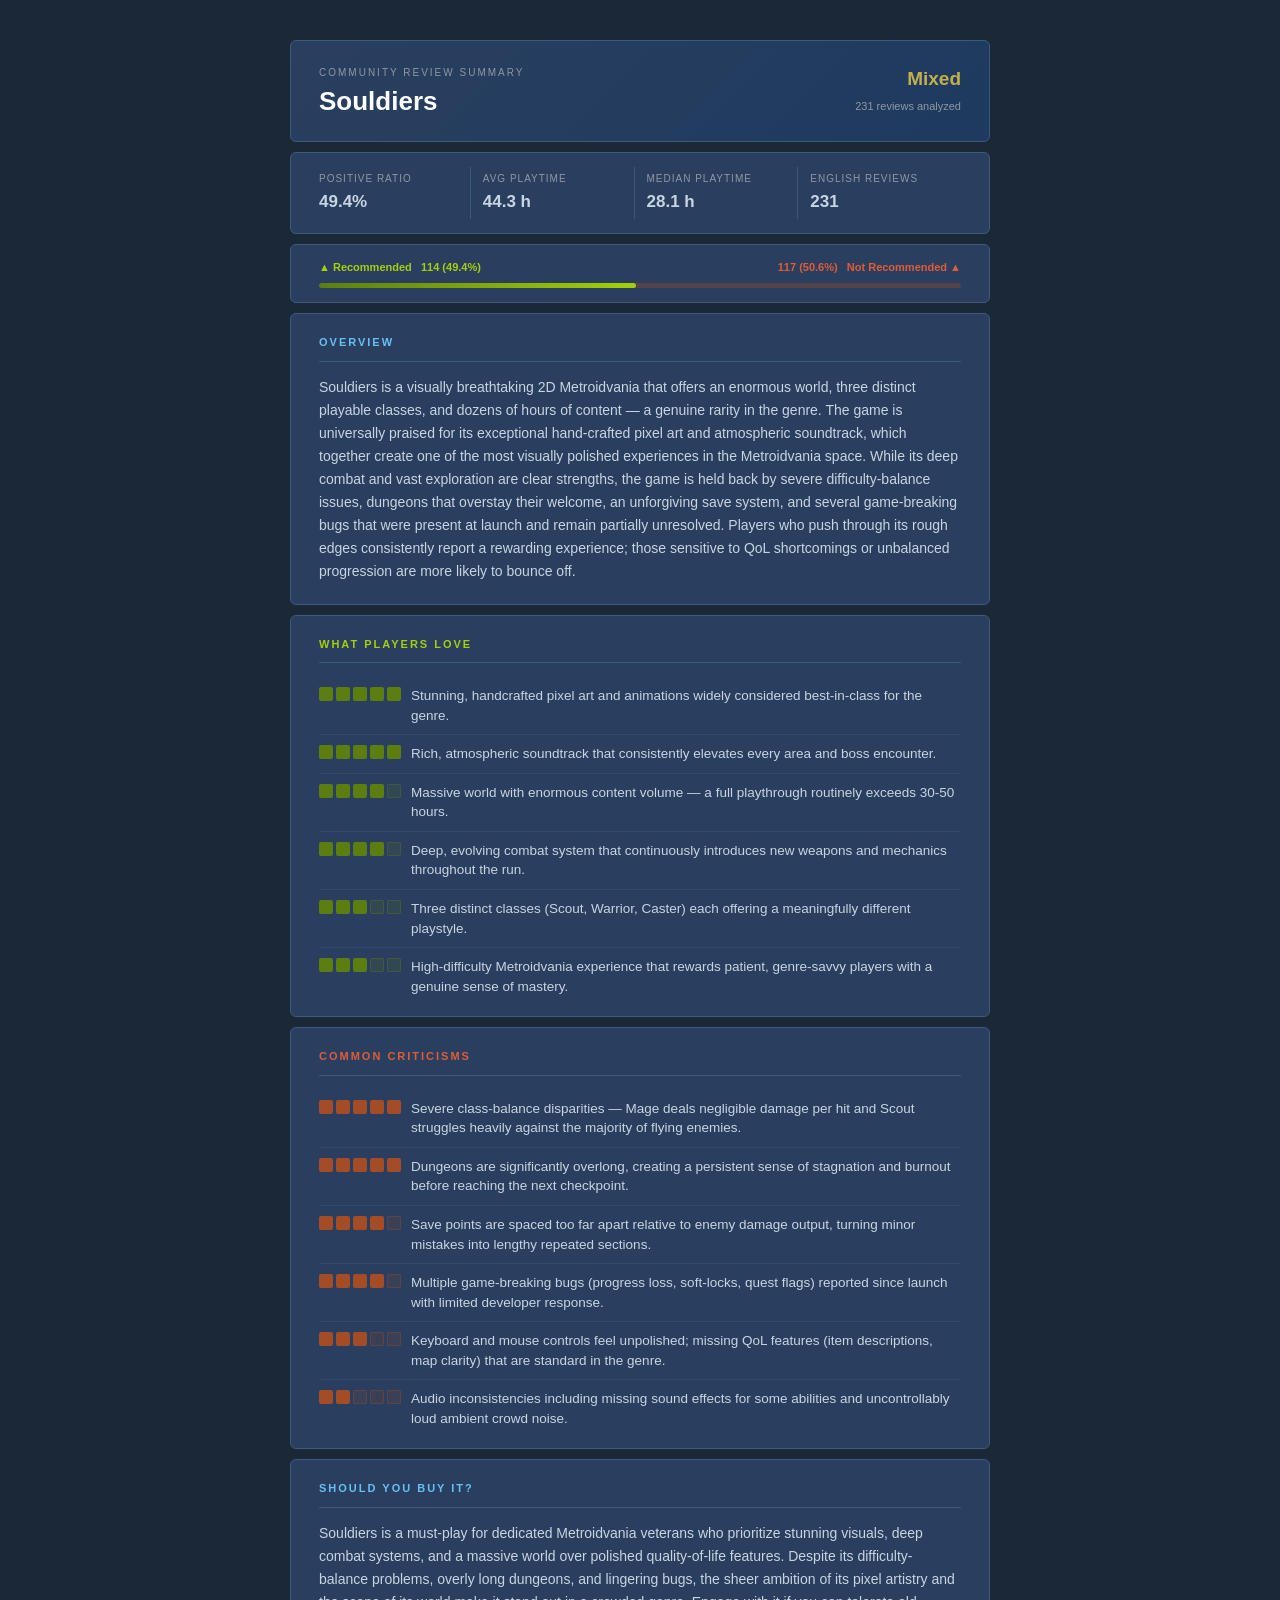
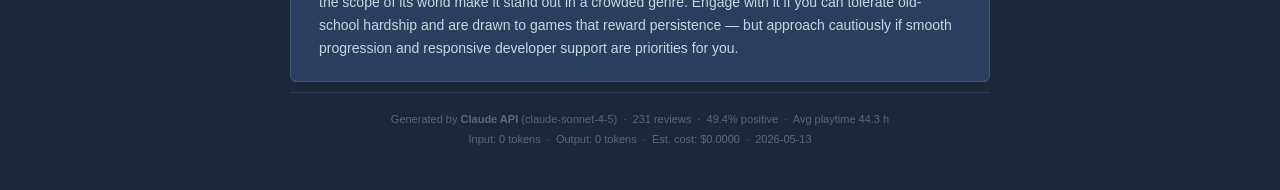
<file: souldiers_summary.html>
<!DOCTYPE html>
<html lang="en">
<head>
  <meta charset="UTF-8">
  <meta name="viewport" content="width=device-width, initial-scale=1.0">
  <title>Souldiers – Community Review Summary</title>
  <style>
*, *::before, *::after { box-sizing: border-box; margin: 0; padding: 0; }

body {
  background: #1b2838;
  color: #c7d5e0;
  font-family: 'Motiva Sans', Arial, 'Helvetica Neue', sans-serif;
  font-size: 14px;
  line-height: 1.5;
  padding: 40px 20px;
}

.container { max-width: 700px; margin: 0 auto; }

/* ── Header ── */
.game-header {
  background: linear-gradient(135deg, #2a3f5f 0%, #1e3a5f 100%);
  border: 1px solid #3d5a7a;
  border-radius: 6px;
  padding: 24px 28px;
  margin-bottom: 10px;
  display: flex;
  justify-content: space-between;
  align-items: flex-start;
  gap: 16px;
}

.header-left { flex: 1; min-width: 0; }

.label-crs {
  font-size: 10px;
  color: #8f98a0;
  text-transform: uppercase;
  letter-spacing: 2px;
  margin-bottom: 6px;
}

.game-name {
  font-size: 26px;
  font-weight: bold;
  color: #ffffff;
  line-height: 1.2;
  word-break: break-word;
}

.header-right { text-align: right; flex-shrink: 0; }
.steam-rating { font-size: 19px; font-weight: bold; white-space: nowrap; }
.review-meta  { font-size: 11px; color: #8f98a0; margin-top: 4px; }

/* ── Stats bar ── */
.stats-bar {
  background: #2a3f5f;
  border: 1px solid #3d5a7a;
  border-radius: 6px;
  padding: 14px 28px;
  display: flex;
  margin-bottom: 10px;
  flex-wrap: wrap;
}

.stat-item { flex: 1; min-width: 120px; padding: 4px 12px; }
.stat-item:first-child { padding-left: 0; }
.stat-item + .stat-item { border-left: 1px solid #3d5a7a; }

.stat-label {
  font-size: 10px;
  color: #8f98a0;
  text-transform: uppercase;
  letter-spacing: 1px;
  display: block;
  margin-bottom: 3px;
}

.stat-value {
  font-size: 17px;
  font-weight: bold;
  color: #c7d5e0;
  display: block;
}

/* ── Ratio bar ── */
.ratio-section {
  background: #2a3f5f;
  border: 1px solid #3d5a7a;
  border-radius: 6px;
  padding: 14px 28px;
  margin-bottom: 10px;
}

.ratio-labels {
  display: flex;
  justify-content: space-between;
  font-size: 11px;
  margin-bottom: 8px;
}

.label-pos { color: #a4d007; font-weight: bold; }
.label-neg { color: #e05c37; font-weight: bold; }

.ratio-track {
  height: 5px;
  background: rgba(163, 76, 37, 0.35);
  border-radius: 3px;
  overflow: hidden;
}

.ratio-fill {
  height: 100%;
  background: linear-gradient(90deg, #5c7e10, #a4d007);
  border-radius: 3px;
}

/* ── Content sections ── */
.section {
  background: #2a3f5f;
  border: 1px solid #3d5a7a;
  border-radius: 6px;
  padding: 20px 28px;
  margin-bottom: 10px;
}

.section-title {
  font-size: 11px;
  font-weight: bold;
  text-transform: uppercase;
  letter-spacing: 2px;
  padding-bottom: 10px;
  margin-bottom: 14px;
  border-bottom: 1px solid #3d5a7a;
}

.section-title.overview-title { color: #66c0f4; }
.section-title.pros-title     { color: #a4d007; }
.section-title.cons-title     { color: #e05c37; }
.section-title.reco-title     { color: #66c0f4; }

.section-body { font-size: 14px; line-height: 1.65; color: #c7d5e0; }

/* ── Pros / Cons items ── */
.item {
  display: flex;
  align-items: flex-start;
  gap: 10px;
  padding: 9px 0;
  border-bottom: 1px solid rgba(61, 90, 122, 0.45);
}

.item:last-child { border-bottom: none; padding-bottom: 0; }

.strength-blocks { display: flex; gap: 3px; flex-shrink: 0; padding-top: 1px; }

.block { width: 14px; height: 14px; border-radius: 2px; }

.filled-pros { background: #5c7e10; }
.empty-pros  { background: rgba(92, 126, 16, 0.15); border: 1px solid rgba(92, 126, 16, 0.35); }
.filled-cons { background: #a34c25; }
.empty-cons  { background: rgba(163, 76, 37, 0.15); border: 1px solid rgba(163, 76, 37, 0.35); }

.item-text { font-size: 13.5px; color: #c7d5e0; line-height: 1.45; }

/* ── Footer ── */
.footer {
  text-align: center;
  font-size: 11px;
  color: #566b7d;
  padding-top: 16px;
  margin-top: 6px;
  border-top: 1px solid #2a3f5f;
  line-height: 1.9;
}

  </style>
</head>
<body>
  <div class="container">

    <!-- Header -->
    <div class="game-header">
      <div class="header-left">
        <div class="label-crs">Community Review Summary</div>
        <div class="game-name">Souldiers</div>
      </div>
      <div class="header-right">
        <div class="steam-rating" style="color:#c1b04b">Mixed</div>
        <div class="review-meta">231 reviews analyzed</div>
      </div>
    </div>

    <!-- Stats -->
    <div class="stats-bar">
      <div class="stat-item">
        <span class="stat-label">Positive Ratio</span>
        <span class="stat-value">49.4%</span>
      </div>
      <div class="stat-item">
        <span class="stat-label">Avg Playtime</span>
        <span class="stat-value">44.3 h</span>
      </div>
      <div class="stat-item">
        <span class="stat-label">Median Playtime</span>
        <span class="stat-value">28.1 h</span>
      </div>
      <div class="stat-item">
        <span class="stat-label">English Reviews</span>
        <span class="stat-value">231</span>
      </div>
    </div>

    <!-- Ratio bar -->
    <div class="ratio-section">
      <div class="ratio-labels">
        <span class="label-pos">&#9650; Recommended &nbsp; 114 (49.4%)</span>
        <span class="label-neg">117 (50.6%) &nbsp; Not Recommended &#9650;</span>
      </div>
      <div class="ratio-track">
        <div class="ratio-fill" style="width:49.4%"></div>
      </div>
    </div>

    <!-- Overview -->
    <div class="section">
      <div class="section-title overview-title">Overview</div>
      <div class="section-body">Souldiers is a visually breathtaking 2D Metroidvania that offers an enormous world, three distinct playable classes, and dozens of hours of content — a genuine rarity in the genre. The game is universally praised for its exceptional hand-crafted pixel art and atmospheric soundtrack, which together create one of the most visually polished experiences in the Metroidvania space. While its deep combat and vast exploration are clear strengths, the game is held back by severe difficulty-balance issues, dungeons that overstay their welcome, an unforgiving save system, and several game-breaking bugs that were present at launch and remain partially unresolved. Players who push through its rough edges consistently report a rewarding experience; those sensitive to QoL shortcomings or unbalanced progression are more likely to bounce off.</div>
    </div>

    <!-- Pros -->
    <div class="section">
      <div class="section-title pros-title">What Players Love</div>
    <div class="item">
      <div class="strength-blocks">
        <div class="block filled-pros"></div>
        <div class="block filled-pros"></div>
        <div class="block filled-pros"></div>
        <div class="block filled-pros"></div>
        <div class="block filled-pros"></div>
      </div>
      <div class="item-text">Stunning, handcrafted pixel art and animations widely considered best-in-class for the genre.</div>
    </div>
    <div class="item">
      <div class="strength-blocks">
        <div class="block filled-pros"></div>
        <div class="block filled-pros"></div>
        <div class="block filled-pros"></div>
        <div class="block filled-pros"></div>
        <div class="block filled-pros"></div>
      </div>
      <div class="item-text">Rich, atmospheric soundtrack that consistently elevates every area and boss encounter.</div>
    </div>
    <div class="item">
      <div class="strength-blocks">
        <div class="block filled-pros"></div>
        <div class="block filled-pros"></div>
        <div class="block filled-pros"></div>
        <div class="block filled-pros"></div>
        <div class="block empty-pros"></div>
      </div>
      <div class="item-text">Massive world with enormous content volume — a full playthrough routinely exceeds 30-50 hours.</div>
    </div>
    <div class="item">
      <div class="strength-blocks">
        <div class="block filled-pros"></div>
        <div class="block filled-pros"></div>
        <div class="block filled-pros"></div>
        <div class="block filled-pros"></div>
        <div class="block empty-pros"></div>
      </div>
      <div class="item-text">Deep, evolving combat system that continuously introduces new weapons and mechanics throughout the run.</div>
    </div>
    <div class="item">
      <div class="strength-blocks">
        <div class="block filled-pros"></div>
        <div class="block filled-pros"></div>
        <div class="block filled-pros"></div>
        <div class="block empty-pros"></div>
        <div class="block empty-pros"></div>
      </div>
      <div class="item-text">Three distinct classes (Scout, Warrior, Caster) each offering a meaningfully different playstyle.</div>
    </div>
    <div class="item">
      <div class="strength-blocks">
        <div class="block filled-pros"></div>
        <div class="block filled-pros"></div>
        <div class="block filled-pros"></div>
        <div class="block empty-pros"></div>
        <div class="block empty-pros"></div>
      </div>
      <div class="item-text">High-difficulty Metroidvania experience that rewards patient, genre-savvy players with a genuine sense of mastery.</div>
    </div>
    </div>

    <!-- Cons -->
    <div class="section">
      <div class="section-title cons-title">Common Criticisms</div>
    <div class="item">
      <div class="strength-blocks">
        <div class="block filled-cons"></div>
        <div class="block filled-cons"></div>
        <div class="block filled-cons"></div>
        <div class="block filled-cons"></div>
        <div class="block filled-cons"></div>
      </div>
      <div class="item-text">Severe class-balance disparities — Mage deals negligible damage per hit and Scout struggles heavily against the majority of flying enemies.</div>
    </div>
    <div class="item">
      <div class="strength-blocks">
        <div class="block filled-cons"></div>
        <div class="block filled-cons"></div>
        <div class="block filled-cons"></div>
        <div class="block filled-cons"></div>
        <div class="block filled-cons"></div>
      </div>
      <div class="item-text">Dungeons are significantly overlong, creating a persistent sense of stagnation and burnout before reaching the next checkpoint.</div>
    </div>
    <div class="item">
      <div class="strength-blocks">
        <div class="block filled-cons"></div>
        <div class="block filled-cons"></div>
        <div class="block filled-cons"></div>
        <div class="block filled-cons"></div>
        <div class="block empty-cons"></div>
      </div>
      <div class="item-text">Save points are spaced too far apart relative to enemy damage output, turning minor mistakes into lengthy repeated sections.</div>
    </div>
    <div class="item">
      <div class="strength-blocks">
        <div class="block filled-cons"></div>
        <div class="block filled-cons"></div>
        <div class="block filled-cons"></div>
        <div class="block filled-cons"></div>
        <div class="block empty-cons"></div>
      </div>
      <div class="item-text">Multiple game-breaking bugs (progress loss, soft-locks, quest flags) reported since launch with limited developer response.</div>
    </div>
    <div class="item">
      <div class="strength-blocks">
        <div class="block filled-cons"></div>
        <div class="block filled-cons"></div>
        <div class="block filled-cons"></div>
        <div class="block empty-cons"></div>
        <div class="block empty-cons"></div>
      </div>
      <div class="item-text">Keyboard and mouse controls feel unpolished; missing QoL features (item descriptions, map clarity) that are standard in the genre.</div>
    </div>
    <div class="item">
      <div class="strength-blocks">
        <div class="block filled-cons"></div>
        <div class="block filled-cons"></div>
        <div class="block empty-cons"></div>
        <div class="block empty-cons"></div>
        <div class="block empty-cons"></div>
      </div>
      <div class="item-text">Audio inconsistencies including missing sound effects for some abilities and uncontrollably loud ambient crowd noise.</div>
    </div>
    </div>

    <!-- Recommendation -->
    <div class="section">
      <div class="section-title reco-title">Should You Buy It?</div>
      <div class="section-body">Souldiers is a must-play for dedicated Metroidvania veterans who prioritize stunning visuals, deep combat systems, and a massive world over polished quality-of-life features. Despite its difficulty-balance problems, overly long dungeons, and lingering bugs, the sheer ambition of its pixel artistry and the scope of its world make it stand out in a crowded genre. Engage with it if you can tolerate old-school hardship and are drawn to games that reward persistence — but approach cautiously if smooth progression and responsive developer support are priorities for you.</div>
    </div>

    <!-- Footer -->
    <div class="footer">
      Generated by <strong>Claude API</strong> (claude-sonnet-4-5) &nbsp;·&nbsp; 231 reviews &nbsp;·&nbsp; 49.4% positive &nbsp;·&nbsp; Avg playtime 44.3 h<br>
      Input: 0 tokens &nbsp;·&nbsp; Output: 0 tokens &nbsp;·&nbsp; Est. cost: $0.0000 &nbsp;·&nbsp; 2026-05-13
    </div>

  </div>
</body>
</html>
</file>
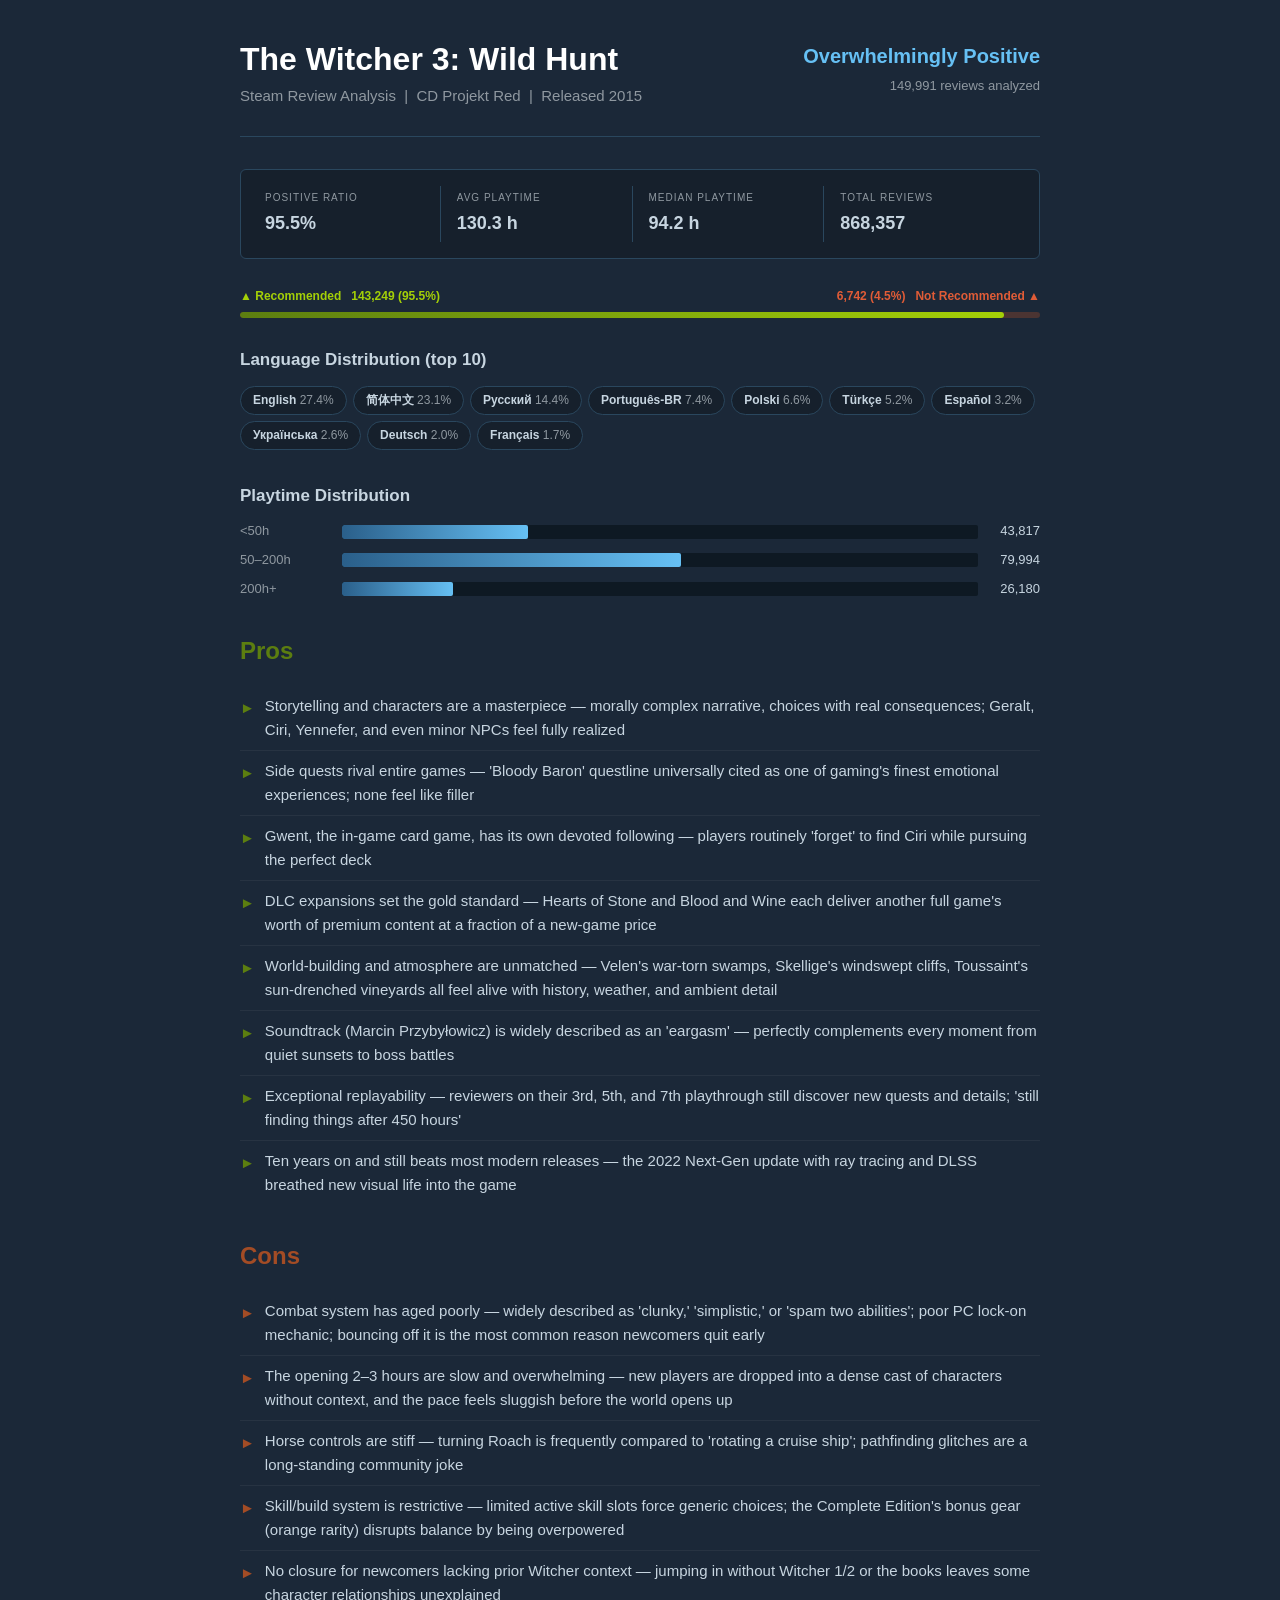
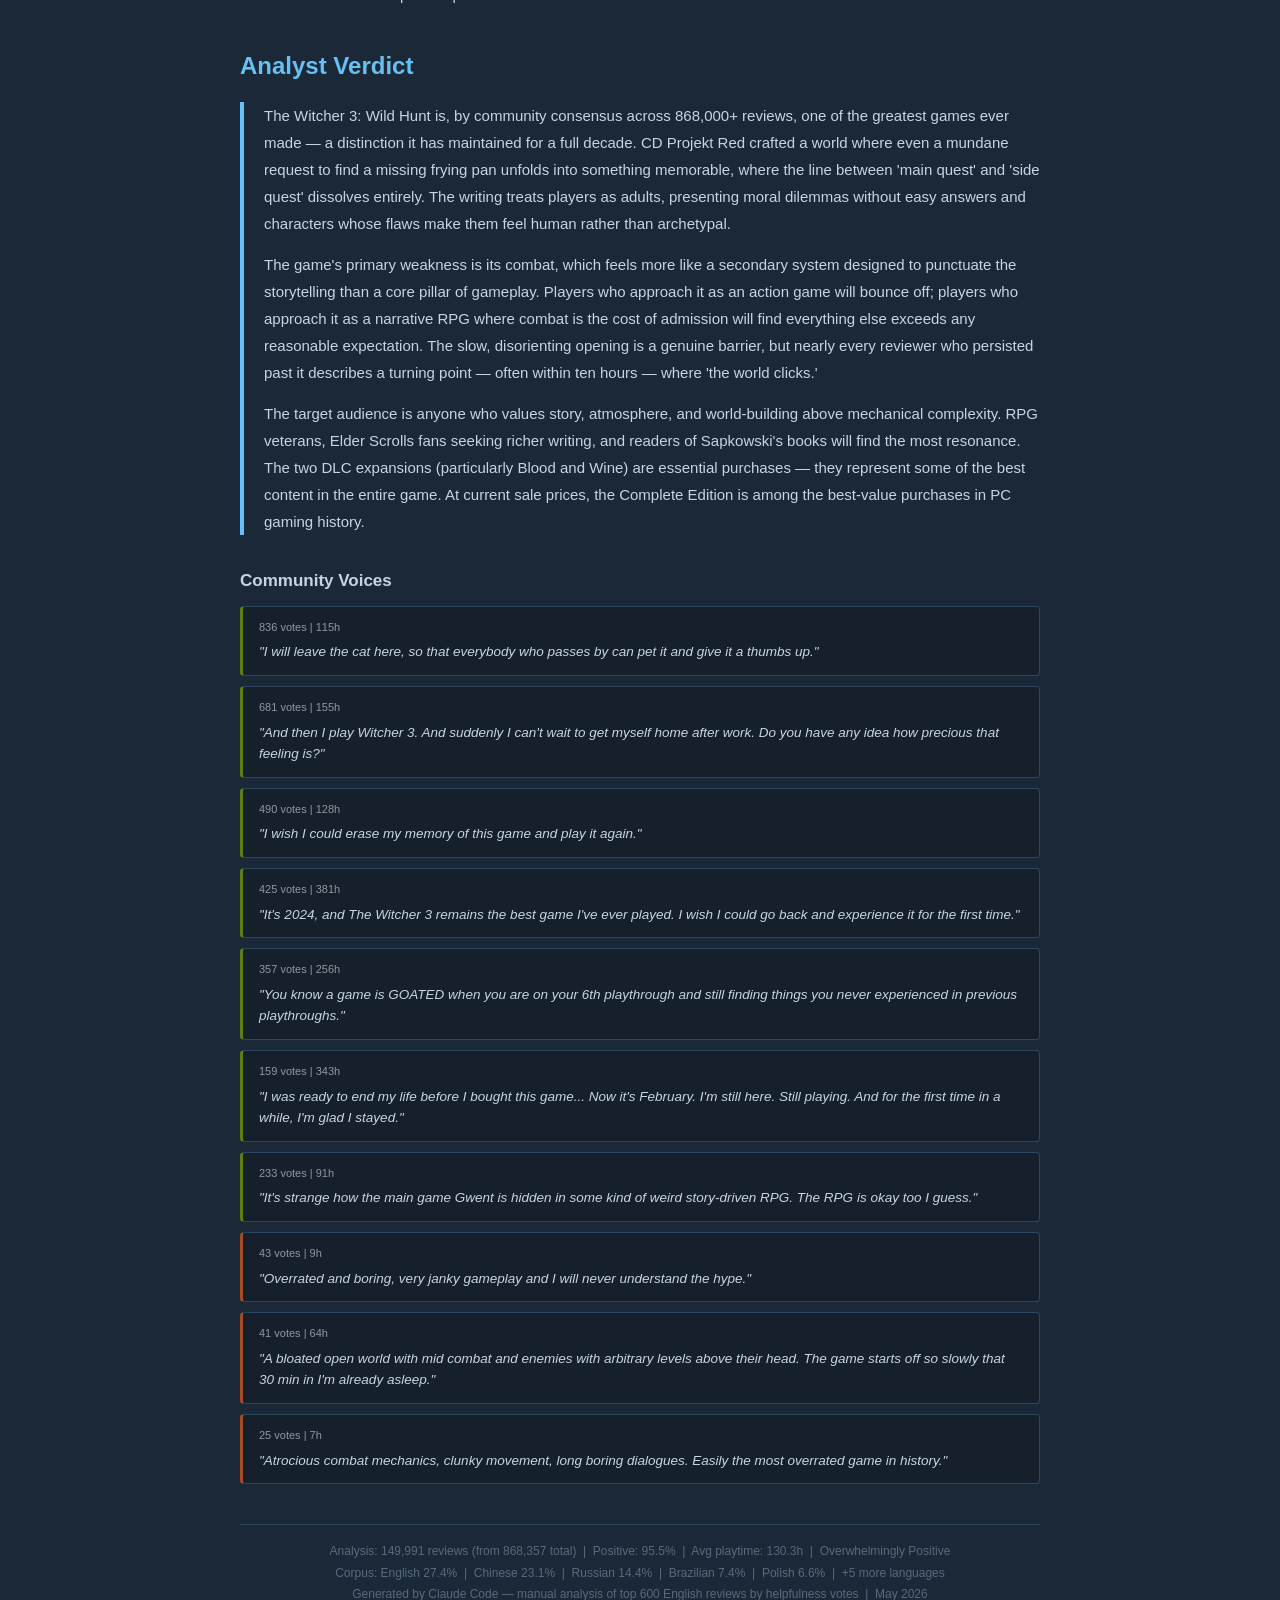
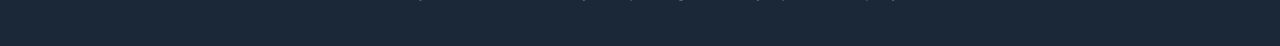
<file: witcher3_summary.html>
<!DOCTYPE html>
<html lang="en">
<head><meta charset="UTF-8"><meta name="viewport" content="width=device-width,initial-scale=1.0">
<title>The Witcher 3: Wild Hunt – Steam Review Analysis</title>
<style>
*, *::before, *::after { box-sizing: border-box; margin: 0; padding: 0; }

body {
  background: #1b2838;
  color: #c7d5e0;
  font-family: 'Motiva Sans', Arial, sans-serif;
  font-size: 16px;
  line-height: 1.6;
  padding: 40px 20px;
}
.container { max-width: 800px; margin: 0 auto; }

/* Header */
.header {
  display: flex;
  justify-content: space-between;
  align-items: flex-start;
  gap: 20px;
  padding-bottom: 28px;
  margin-bottom: 32px;
  border-bottom: 1px solid #2a475e;
}
.game-name { font-size: 32px; font-weight: bold; color: #fff; line-height: 1.2; margin-bottom: 6px; }
.subtitle   { font-size: 15px; color: #8f98a0; }
.header-right { text-align: right; flex-shrink: 0; }
.steam-rating { font-size: 20px; font-weight: bold; color: #66c0f4; margin-bottom: 4px; }
.review-count { font-size: 13px; color: #8f98a0; }

/* Stats bar */
.stats-bar {
  background: #16202c;
  border: 1px solid #2a475e;
  border-radius: 6px;
  padding: 16px 24px;
  display: flex;
  flex-wrap: wrap;
  gap: 0;
  margin-bottom: 28px;
}
.stat-item { flex: 1; min-width: 120px; padding: 4px 16px; }
.stat-item:first-child { padding-left: 0; }
.stat-item + .stat-item { border-left: 1px solid #2a475e; }
.stat-label { font-size: 10px; color: #8f98a0; text-transform: uppercase; letter-spacing: 1px; display: block; margin-bottom: 3px; }
.stat-value { font-size: 18px; font-weight: bold; color: #c7d5e0; display: block; }

/* Ratio bar */
.ratio-wrap { margin-bottom: 28px; }
.ratio-labels { display: flex; justify-content: space-between; font-size: 12px; margin-bottom: 6px; }
.label-pos { color: #a4d007; font-weight: bold; }
.label-neg { color: #e05c37; font-weight: bold; }
.ratio-track { height: 6px; background: rgba(163,76,37,.35); border-radius: 3px; overflow: hidden; }
.ratio-fill  { height: 100%; background: linear-gradient(90deg,#5c7e10,#a4d007); border-radius: 3px; }

/* Language pills */
.lang-bar { display: flex; flex-wrap: wrap; gap: 6px; margin-bottom: 28px; }
.lang-pill { background: #16202c; border: 1px solid #2a475e; border-radius: 20px; padding: 4px 12px; font-size: 12px; color: #8f98a0; }
.lang-pill strong { color: #c7d5e0; }

/* Sections */
.section { margin-bottom: 32px; }
.section-heading { font-size: 24px; font-weight: bold; margin-bottom: 16px; }
.section-heading.pros    { color: #5c7e10; }
.section-heading.cons    { color: #a34c25; }
.section-heading.verdict { color: #66c0f4; }
.section-heading.stats   { color: #c7d5e0; }

/* List items */
.item-list { list-style: none; }
.item-list li {
  display: flex; align-items: flex-start; gap: 10px;
  padding: 8px 0;
  border-bottom: 1px solid rgba(255,255,255,.05);
  line-height: 1.6;
  font-size: 15px;
}
.item-list li:last-child { border-bottom: none; }
.marker      { flex-shrink: 0; margin-top: 2px; }
.marker.pros { color: #5c7e10; }
.marker.cons { color: #a34c25; }

/* Verdict */
.verdict-body {
  border-left: 4px solid #66c0f4;
  padding-left: 20px;
  font-size: 15px;
  line-height: 1.8;
  color: #c7d5e0;
}
.verdict-body p + p { margin-top: 14px; }

/* Quote cards */
.quotes { display: flex; flex-direction: column; gap: 10px; }
.quote-card {
  background: #16202c;
  border: 1px solid #2a475e;
  border-radius: 4px;
  padding: 12px 16px;
}
.quote-card.pos { border-left: 3px solid #5c7e10; }
.quote-card.neg { border-left: 3px solid #a34c25; }
.quote-meta { font-size: 11px; color: #8f98a0; margin-bottom: 5px; }
.quote-text { font-size: 13.5px; font-style: italic; line-height: 1.6; }

/* Playtime breakdown */
.pt-bars { display: flex; flex-direction: column; gap: 8px; }
.pt-row { display: flex; align-items: center; gap: 12px; font-size: 13px; }
.pt-label { width: 90px; color: #8f98a0; flex-shrink: 0; }
.pt-track { flex: 1; background: #0e1923; border-radius: 2px; height: 14px; overflow: hidden; }
.pt-fill  { height: 100%; border-radius: 2px; background: linear-gradient(90deg,#2a5f8a,#66c0f4); }
.pt-count { width: 50px; text-align: right; color: #c7d5e0; }

/* Footer */
.footer {
  margin-top: 40px; padding-top: 16px;
  border-top: 1px solid #2a475e;
  font-size: 12px; color: #566b7d; text-align: center; line-height: 1.8;
}
</style></head><body>
<div class="container">
<div class="header">
<div class="header-left">
<div class="game-name">The Witcher 3: Wild Hunt</div>
<div class="subtitle">Steam Review Analysis &nbsp;|&nbsp; CD Projekt Red &nbsp;|&nbsp; Released 2015</div>
</div>
<div class="header-right">
<div class="steam-rating">Overwhelmingly Positive</div>
<div class="review-count">149,991 reviews analyzed</div>
</div>
</div>
<div class="stats-bar">
<div class="stat-item"><span class="stat-label">Positive Ratio</span><span class="stat-value">95.5%</span></div>
<div class="stat-item"><span class="stat-label">Avg Playtime</span><span class="stat-value">130.3 h</span></div>
<div class="stat-item"><span class="stat-label">Median Playtime</span><span class="stat-value">94.2 h</span></div>
<div class="stat-item"><span class="stat-label">Total Reviews</span><span class="stat-value">868,357</span></div>
</div>
<div class="ratio-wrap">
<div class="ratio-labels"><span class="label-pos">&#9650; Recommended &nbsp; 143,249 (95.5%)</span><span class="label-neg">6,742 (4.5%) &nbsp; Not Recommended &#9650;</span></div>
<div class="ratio-track"><div class="ratio-fill" style="width:95.5%"></div></div>
</div>
<div class="section"><div class="section-heading stats" style="font-size:17px;margin-bottom:12px;">Language Distribution (top 10)</div>
<div class="lang-bar">
<span class="lang-pill"><strong>English</strong> 27.4%</span>
<span class="lang-pill"><strong>简体中文</strong> 23.1%</span>
<span class="lang-pill"><strong>Русский</strong> 14.4%</span>
<span class="lang-pill"><strong>Português-BR</strong> 7.4%</span>
<span class="lang-pill"><strong>Polski</strong> 6.6%</span>
<span class="lang-pill"><strong>Türkçe</strong> 5.2%</span>
<span class="lang-pill"><strong>Español</strong> 3.2%</span>
<span class="lang-pill"><strong>Українська</strong> 2.6%</span>
<span class="lang-pill"><strong>Deutsch</strong> 2.0%</span>
<span class="lang-pill"><strong>Français</strong> 1.7%</span>
</div></div>
<div class="section"><div class="section-heading stats" style="font-size:17px;margin-bottom:12px;">Playtime Distribution</div>
<div class="pt-bars">
<div class="pt-row"><span class="pt-label"><50h</span><div class="pt-track"><div class="pt-fill" style="width:29.2%"></div></div><span class="pt-count">43,817</span></div>
<div class="pt-row"><span class="pt-label">50–200h</span><div class="pt-track"><div class="pt-fill" style="width:53.3%"></div></div><span class="pt-count">79,994</span></div>
<div class="pt-row"><span class="pt-label">200h+</span><div class="pt-track"><div class="pt-fill" style="width:17.5%"></div></div><span class="pt-count">26,180</span></div>
</div></div>
<div class="section">
<div class="section-heading pros">Pros</div>
<ul class="item-list">
<li><span class="marker pros">&#9658;</span>Storytelling and characters are a masterpiece — morally complex narrative, choices with real consequences; Geralt, Ciri, Yennefer, and even minor NPCs feel fully realized</li>
<li><span class="marker pros">&#9658;</span>Side quests rival entire games — 'Bloody Baron' questline universally cited as one of gaming's finest emotional experiences; none feel like filler</li>
<li><span class="marker pros">&#9658;</span>Gwent, the in-game card game, has its own devoted following — players routinely 'forget' to find Ciri while pursuing the perfect deck</li>
<li><span class="marker pros">&#9658;</span>DLC expansions set the gold standard — Hearts of Stone and Blood and Wine each deliver another full game's worth of premium content at a fraction of a new-game price</li>
<li><span class="marker pros">&#9658;</span>World-building and atmosphere are unmatched — Velen's war-torn swamps, Skellige's windswept cliffs, Toussaint's sun-drenched vineyards all feel alive with history, weather, and ambient detail</li>
<li><span class="marker pros">&#9658;</span>Soundtrack (Marcin Przybyłowicz) is widely described as an 'eargasm' — perfectly complements every moment from quiet sunsets to boss battles</li>
<li><span class="marker pros">&#9658;</span>Exceptional replayability — reviewers on their 3rd, 5th, and 7th playthrough still discover new quests and details; 'still finding things after 450 hours'</li>
<li><span class="marker pros">&#9658;</span>Ten years on and still beats most modern releases — the 2022 Next-Gen update with ray tracing and DLSS breathed new visual life into the game</li>
</ul></div>
<div class="section">
<div class="section-heading cons">Cons</div>
<ul class="item-list">
<li><span class="marker cons">&#9658;</span>Combat system has aged poorly — widely described as 'clunky,' 'simplistic,' or 'spam two abilities'; poor PC lock-on mechanic; bouncing off it is the most common reason newcomers quit early</li>
<li><span class="marker cons">&#9658;</span>The opening 2–3 hours are slow and overwhelming — new players are dropped into a dense cast of characters without context, and the pace feels sluggish before the world opens up</li>
<li><span class="marker cons">&#9658;</span>Horse controls are stiff — turning Roach is frequently compared to 'rotating a cruise ship'; pathfinding glitches are a long-standing community joke</li>
<li><span class="marker cons">&#9658;</span>Skill/build system is restrictive — limited active skill slots force generic choices; the Complete Edition's bonus gear (orange rarity) disrupts balance by being overpowered</li>
<li><span class="marker cons">&#9658;</span>No closure for newcomers lacking prior Witcher context — jumping in without Witcher 1/2 or the books leaves some character relationships unexplained</li>
</ul></div>
<div class="section">
<div class="section-heading verdict">Analyst Verdict</div>
<div class="verdict-body">
<p>The Witcher 3: Wild Hunt is, by community consensus across 868,000+ reviews, one of the greatest games ever made — a distinction it has maintained for a full decade. CD Projekt Red crafted a world where even a mundane request to find a missing frying pan unfolds into something memorable, where the line between 'main quest' and 'side quest' dissolves entirely. The writing treats players as adults, presenting moral dilemmas without easy answers and characters whose flaws make them feel human rather than archetypal.</p>
<p>The game's primary weakness is its combat, which feels more like a secondary system designed to punctuate the storytelling than a core pillar of gameplay. Players who approach it as an action game will bounce off; players who approach it as a narrative RPG where combat is the cost of admission will find everything else exceeds any reasonable expectation. The slow, disorienting opening is a genuine barrier, but nearly every reviewer who persisted past it describes a turning point — often within ten hours — where 'the world clicks.'</p>
<p>The target audience is anyone who values story, atmosphere, and world-building above mechanical complexity. RPG veterans, Elder Scrolls fans seeking richer writing, and readers of Sapkowski's books will find the most resonance. The two DLC expansions (particularly Blood and Wine) are essential purchases — they represent some of the best content in the entire game. At current sale prices, the Complete Edition is among the best-value purchases in PC gaming history.</p>
</div></div>
<div class="section">
<div class="section-heading stats" style="font-size:17px;margin-bottom:12px;">Community Voices</div>
<div class="quotes">
<div class="quote-card pos"><div class="quote-meta">836 votes | 115h</div><div class="quote-text">"I will leave the cat here, so that everybody who passes by can pet it and give it a thumbs up."</div></div>
<div class="quote-card pos"><div class="quote-meta">681 votes | 155h</div><div class="quote-text">"And then I play Witcher 3. And suddenly I can't wait to get myself home after work. Do you have any idea how precious that feeling is?"</div></div>
<div class="quote-card pos"><div class="quote-meta">490 votes | 128h</div><div class="quote-text">"I wish I could erase my memory of this game and play it again."</div></div>
<div class="quote-card pos"><div class="quote-meta">425 votes | 381h</div><div class="quote-text">"It's 2024, and The Witcher 3 remains the best game I've ever played. I wish I could go back and experience it for the first time."</div></div>
<div class="quote-card pos"><div class="quote-meta">357 votes | 256h</div><div class="quote-text">"You know a game is GOATED when you are on your 6th playthrough and still finding things you never experienced in previous playthroughs."</div></div>
<div class="quote-card pos"><div class="quote-meta">159 votes | 343h</div><div class="quote-text">"I was ready to end my life before I bought this game... Now it's February. I'm still here. Still playing. And for the first time in a while, I'm glad I stayed."</div></div>
<div class="quote-card pos"><div class="quote-meta">233 votes | 91h</div><div class="quote-text">"It's strange how the main game Gwent is hidden in some kind of weird story-driven RPG. The RPG is okay too I guess."</div></div>
<div class="quote-card neg"><div class="quote-meta">43 votes | 9h</div><div class="quote-text">"Overrated and boring, very janky gameplay and I will never understand the hype."</div></div>
<div class="quote-card neg"><div class="quote-meta">41 votes | 64h</div><div class="quote-text">"A bloated open world with mid combat and enemies with arbitrary levels above their head. The game starts off so slowly that 30 min in I'm already asleep."</div></div>
<div class="quote-card neg"><div class="quote-meta">25 votes | 7h</div><div class="quote-text">"Atrocious combat mechanics, clunky movement, long boring dialogues. Easily the most overrated game in history."</div></div>
</div></div>
<div class="footer">
Analysis: 149,991 reviews (from 868,357 total) &nbsp;|&nbsp; Positive: 95.5% &nbsp;|&nbsp; Avg playtime: 130.3h &nbsp;|&nbsp; Overwhelmingly Positive<br>
Corpus: English 27.4% &nbsp;|&nbsp; Chinese 23.1% &nbsp;|&nbsp; Russian 14.4% &nbsp;|&nbsp; Brazilian 7.4% &nbsp;|&nbsp; Polish 6.6% &nbsp;|&nbsp; +5 more languages<br>
Generated by Claude Code — manual analysis of top 600 English reviews by helpfulness votes &nbsp;|&nbsp; May 2026
</div>
</div></body></html>
</file>
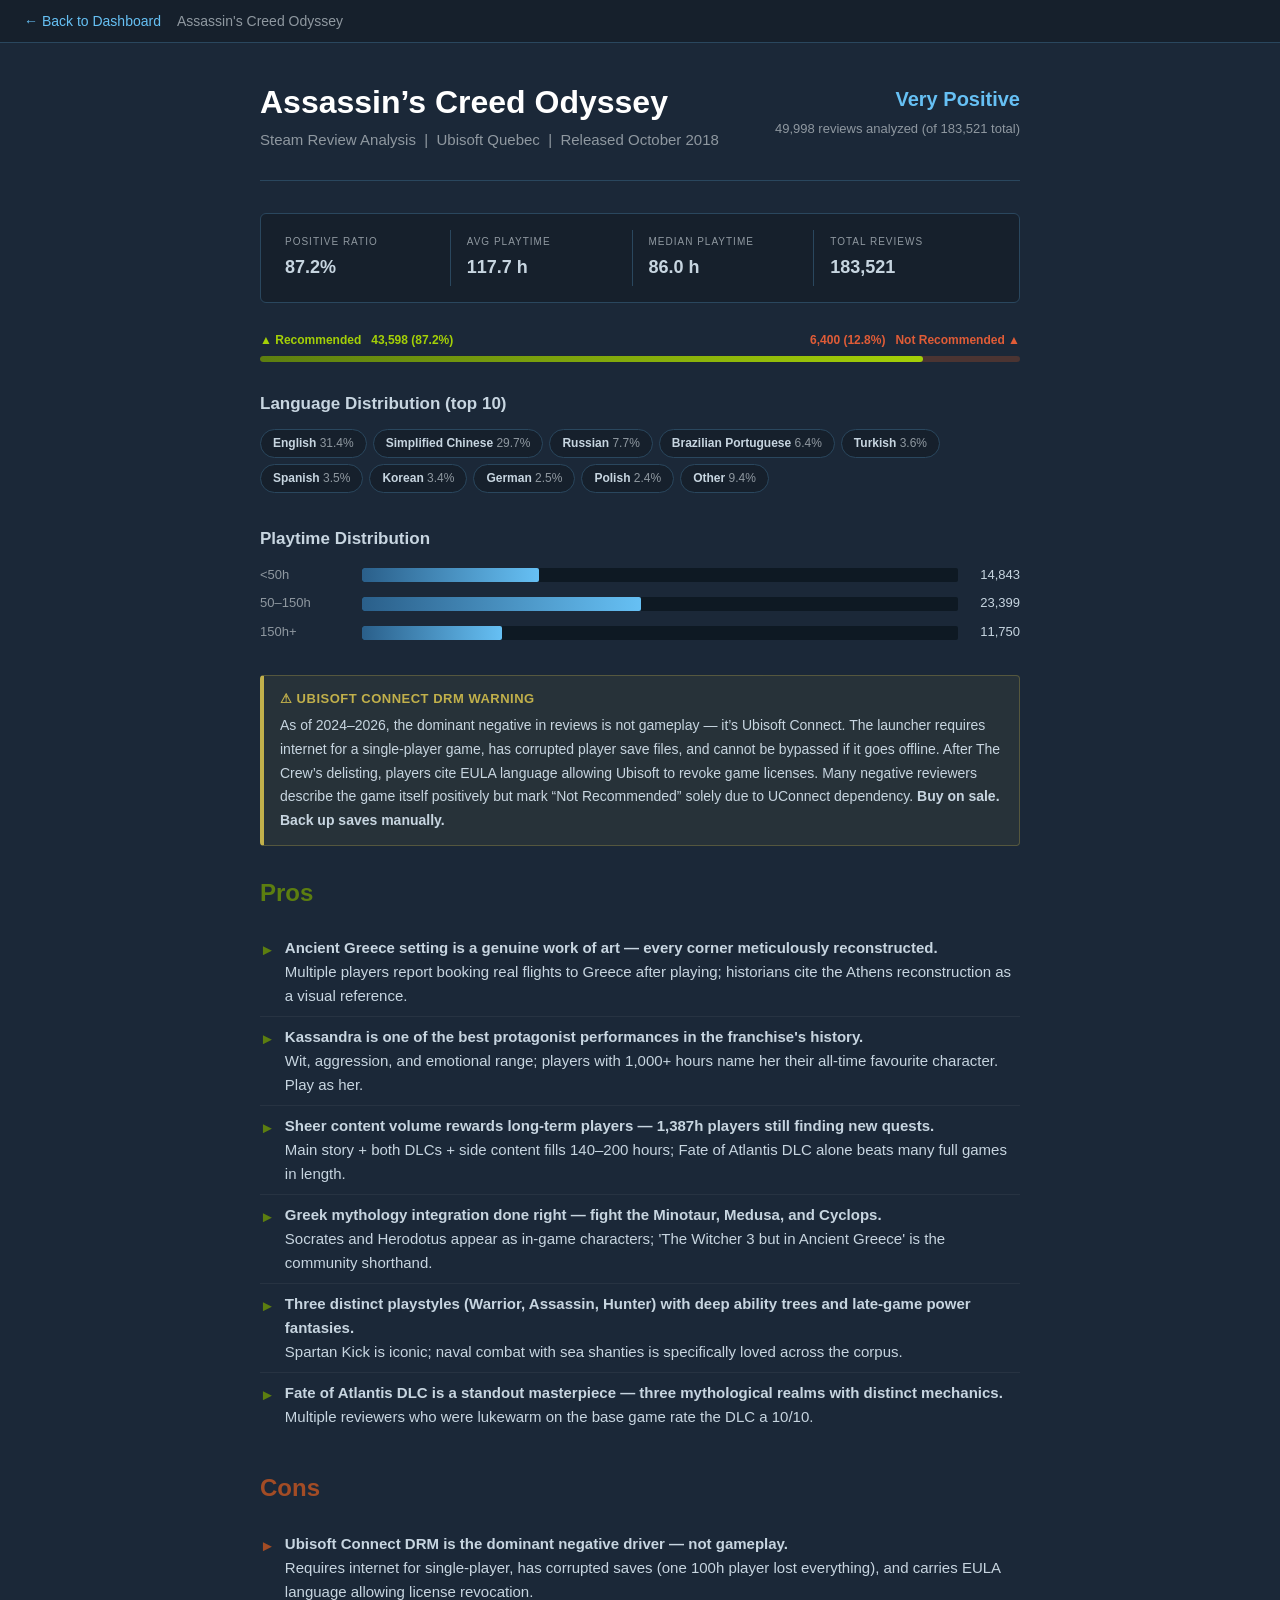
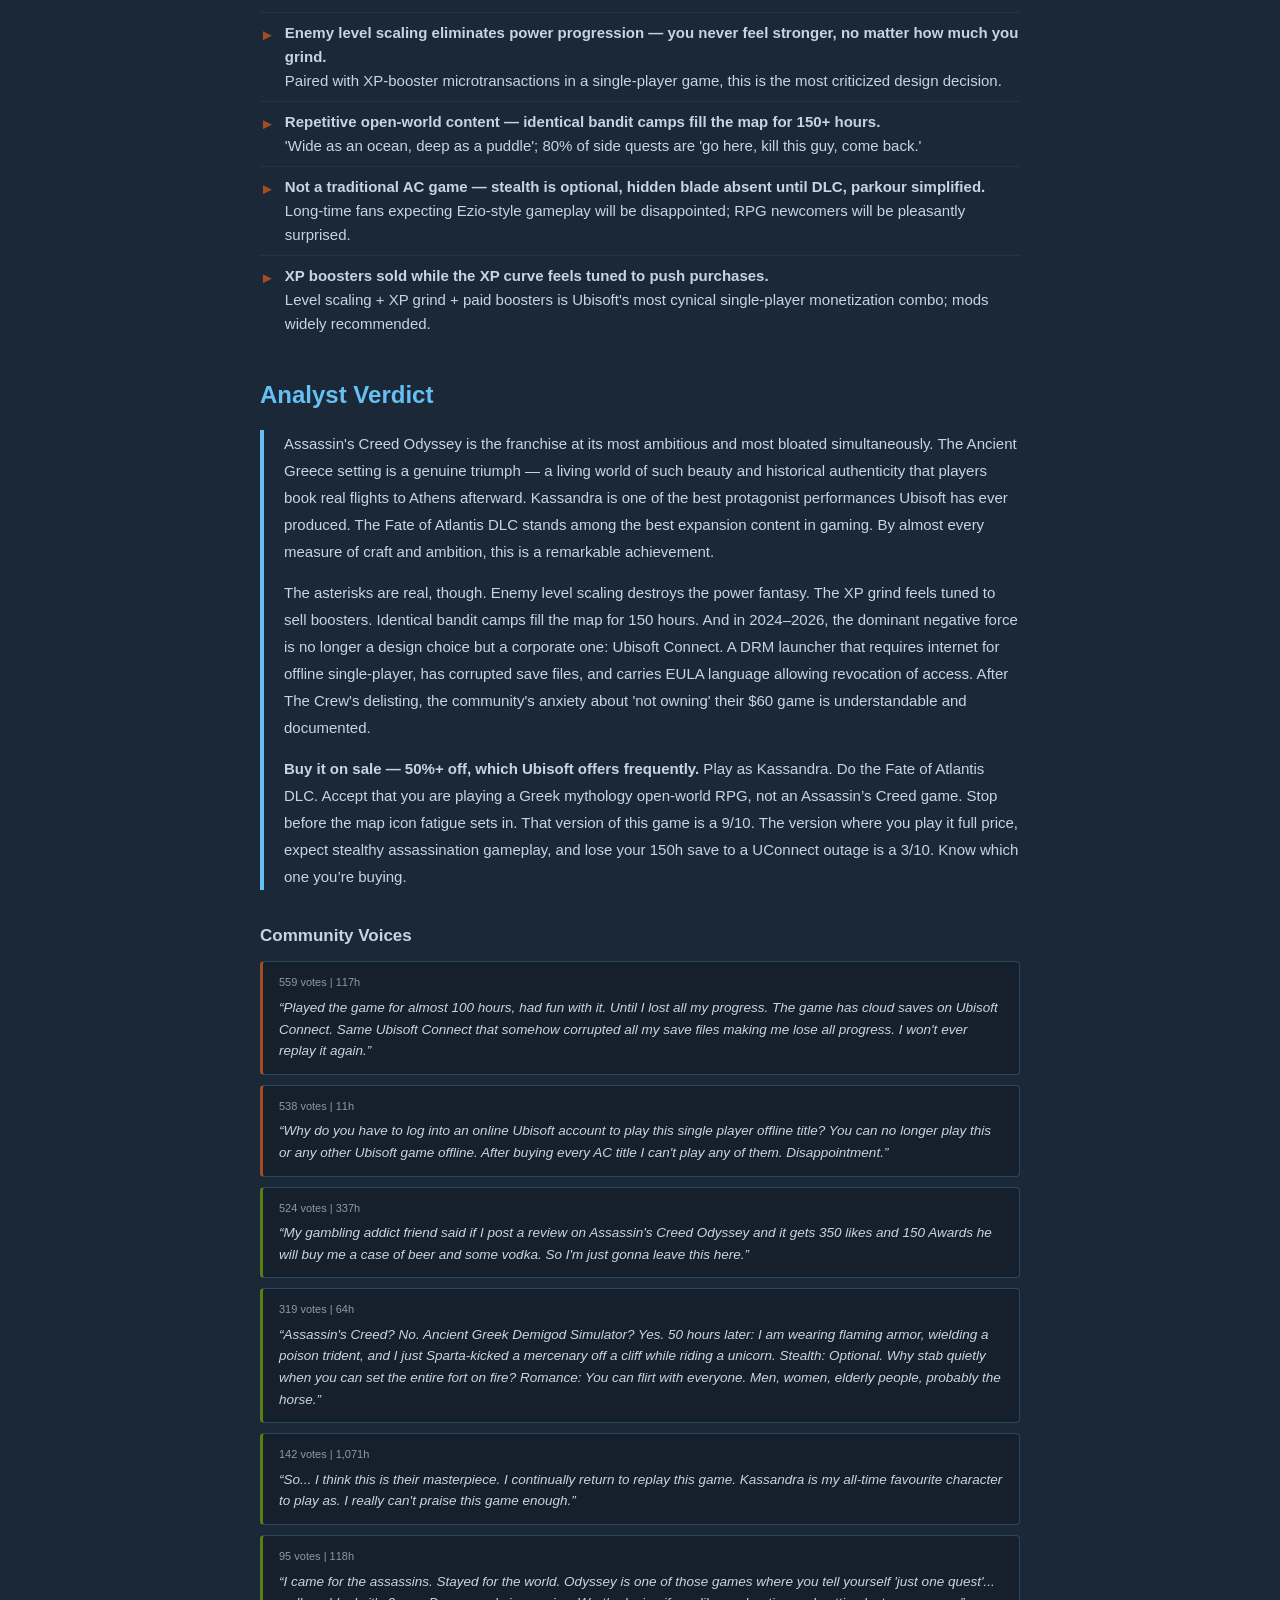
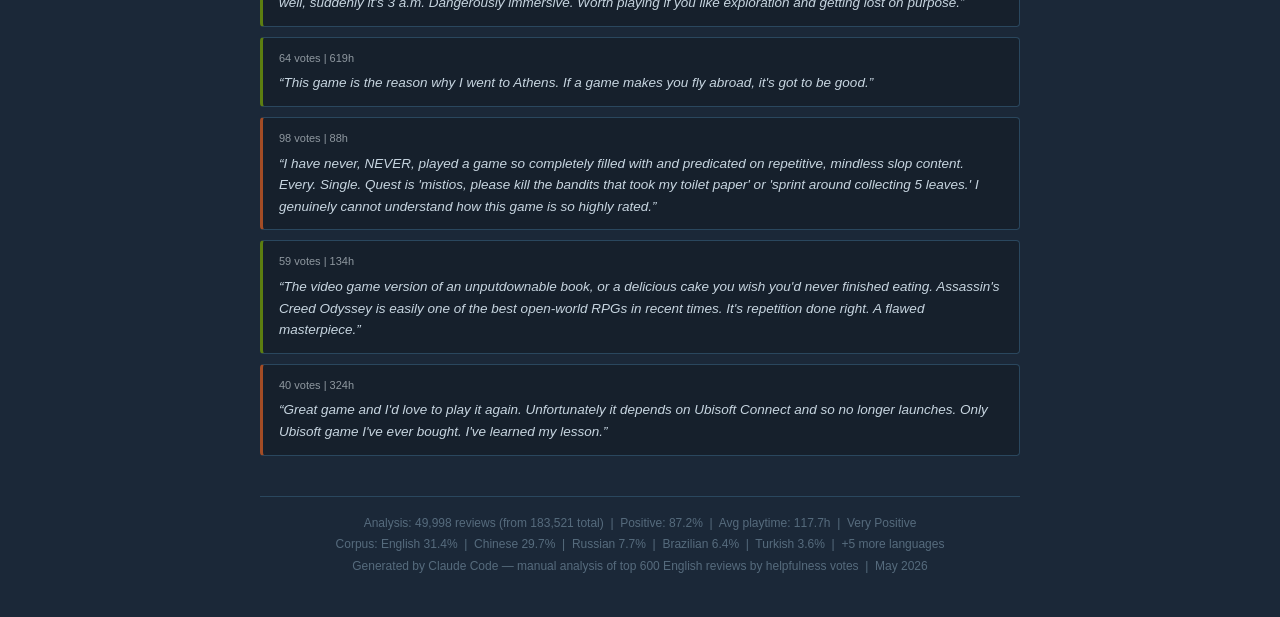
<file: reports/ac_odyssey.html>
<!DOCTYPE html>
<html lang="en">
<head><meta charset="UTF-8"><meta name="viewport" content="width=device-width,initial-scale=1.0">
<meta name="description" content="Steam review analysis of Assassin's Creed Odyssey — Very Positive (87.2% positive, 49,998 reviews analyzed)">
<title>Assassin's Creed Odyssey – Steam Review Analysis</title>
<style>
*, *::before, *::after { box-sizing: border-box; margin: 0; padding: 0; }

body {
  background: #1b2838;
  color: #c7d5e0;
  font-family: 'Motiva Sans', Arial, sans-serif;
  font-size: 16px;
  line-height: 1.6;
}

/* Nav */
.nav-bar {
  background: #16202c;
  border-bottom: 1px solid #2a475e;
  padding: 10px 24px;
  display: flex;
  align-items: center;
  gap: 16px;
  position: sticky;
  top: 0;
  z-index: 100;
}
.nav-back { color: #66c0f4; text-decoration: none; font-size: 14px; transition: color .15s; }
.nav-back:hover { color: #8fd3f4; text-decoration: underline; }
.nav-game { color: #8f98a0; font-size: 14px; }

/* Container */
.container { max-width: 800px; margin: 0 auto; padding: 40px 20px; }

/* Header */
.header {
  display: flex; justify-content: space-between; align-items: flex-start;
  gap: 20px; padding-bottom: 28px; margin-bottom: 32px;
  border-bottom: 1px solid #2a475e;
}
.game-name { font-size: 32px; font-weight: bold; color: #fff; line-height: 1.2; margin-bottom: 6px; }
.subtitle   { font-size: 15px; color: #8f98a0; }
.header-right { text-align: right; flex-shrink: 0; }
.steam-rating { font-size: 20px; font-weight: bold; color: #66c0f4; margin-bottom: 4px; }
.review-count { font-size: 13px; color: #8f98a0; }

/* Stats bar */
.stats-bar {
  background: #16202c; border: 1px solid #2a475e; border-radius: 6px;
  padding: 16px 24px; display: flex; flex-wrap: wrap; gap: 0; margin-bottom: 28px;
}
.stat-item { flex: 1; min-width: 120px; padding: 4px 16px; }
.stat-item:first-child { padding-left: 0; }
.stat-item + .stat-item { border-left: 1px solid #2a475e; }
.stat-label { font-size: 10px; color: #8f98a0; text-transform: uppercase; letter-spacing: 1px; display: block; margin-bottom: 3px; }
.stat-value { font-size: 18px; font-weight: bold; color: #c7d5e0; display: block; }

/* Ratio bar */
.ratio-wrap { margin-bottom: 28px; }
.ratio-labels { display: flex; justify-content: space-between; font-size: 12px; margin-bottom: 6px; }
.label-pos { color: #a4d007; font-weight: bold; }
.label-neg { color: #e05c37; font-weight: bold; }
.ratio-track { height: 6px; background: rgba(163,76,37,.35); border-radius: 3px; overflow: hidden; }
.ratio-fill  { height: 100%; background: linear-gradient(90deg,#5c7e10,#a4d007); border-radius: 3px; }

/* Language pills */
.lang-bar { display: flex; flex-wrap: wrap; gap: 6px; margin-bottom: 28px; }
.lang-pill { background: #16202c; border: 1px solid #2a475e; border-radius: 20px; padding: 4px 12px; font-size: 12px; color: #8f98a0; }
.lang-pill strong { color: #c7d5e0; }

/* Sections */
.section { margin-bottom: 32px; }
.section-heading { font-size: 24px; font-weight: bold; margin-bottom: 16px; }
.section-heading.pros    { color: #5c7e10; }
.section-heading.cons    { color: #a34c25; }
.section-heading.verdict { color: #66c0f4; }
.section-heading.stats   { color: #c7d5e0; }

/* List items */
.item-list { list-style: none; }
.item-list li {
  display: flex; align-items: flex-start; gap: 10px;
  padding: 8px 0; border-bottom: 1px solid rgba(255,255,255,.05);
  line-height: 1.6; font-size: 15px;
}
.item-list li:last-child { border-bottom: none; }
.marker      { flex-shrink: 0; margin-top: 2px; }
.marker.pros { color: #5c7e10; }
.marker.cons { color: #a34c25; }

/* Verdict */
.verdict-body {
  border-left: 4px solid #66c0f4;
  padding-left: 20px; font-size: 15px; line-height: 1.8; color: #c7d5e0;
}
.verdict-body p + p { margin-top: 14px; }

/* Callout */
.callout {
  background: rgba(193,176,75,.08); border: 1px solid rgba(193,176,75,.3);
  border-left: 4px solid #c1b04b; border-radius: 4px;
  padding: 12px 16px; margin-bottom: 28px; font-size: 14px; line-height: 1.7;
  color: #c7d5e0;
}
.callout-title { font-weight: bold; color: #c1b04b; margin-bottom: 4px; font-size: 13px; text-transform: uppercase; letter-spacing: .5px; }

/* Quote cards */
.quotes { display: flex; flex-direction: column; gap: 10px; }
.quote-card { background: #16202c; border: 1px solid #2a475e; border-radius: 4px; padding: 12px 16px; }
.quote-card.pos { border-left: 3px solid #5c7e10; }
.quote-card.neg { border-left: 3px solid #a34c25; }
.quote-meta { font-size: 11px; color: #8f98a0; margin-bottom: 5px; }
.quote-text { font-size: 13.5px; font-style: italic; line-height: 1.6; }

/* Playtime bars */
.pt-bars { display: flex; flex-direction: column; gap: 8px; }
.pt-row { display: flex; align-items: center; gap: 12px; font-size: 13px; }
.pt-label { width: 90px; color: #8f98a0; flex-shrink: 0; }
.pt-track { flex: 1; background: #0e1923; border-radius: 2px; height: 14px; overflow: hidden; }
.pt-fill  { height: 100%; border-radius: 2px; background: linear-gradient(90deg,#2a5f8a,#66c0f4); }
.pt-count { width: 50px; text-align: right; color: #c7d5e0; }

/* Footer */
.footer {
  margin-top: 40px; padding-top: 16px; border-top: 1px solid #2a475e;
  font-size: 12px; color: #566b7d; text-align: center; line-height: 1.8;
}
</style></head><body>
<nav class="nav-bar"><a href="index.html" class="nav-back">&#8592; Back to Dashboard</a><span class="nav-game">Assassin's Creed Odyssey</span></nav>
<div class="container">
<div class="header"><div class="header-left"><div class="game-name">Assassin&#8217;s Creed Odyssey</div><div class="subtitle">Steam Review Analysis &nbsp;|&nbsp; Ubisoft Quebec &nbsp;|&nbsp; Released October 2018</div></div><div class="header-right"><div class="steam-rating">Very Positive</div><div class="review-count">49,998 reviews analyzed (of 183,521 total)</div></div></div>
<div class="stats-bar">
<div class="stat-item"><span class="stat-label">Positive Ratio</span><span class="stat-value">87.2%</span></div>
<div class="stat-item"><span class="stat-label">Avg Playtime</span><span class="stat-value">117.7 h</span></div>
<div class="stat-item"><span class="stat-label">Median Playtime</span><span class="stat-value">86.0 h</span></div>
<div class="stat-item"><span class="stat-label">Total Reviews</span><span class="stat-value">183,521</span></div>
</div>
<div class="ratio-wrap"><div class="ratio-labels"><span class="label-pos">&#9650; Recommended &nbsp; 43,598 (87.2%)</span><span class="label-neg">6,400 (12.8%) &nbsp; Not Recommended &#9650;</span></div><div class="ratio-track"><div class="ratio-fill" style="width:87.2%"></div></div></div>
<div class="section"><div class="section-heading stats" style="font-size:17px;margin-bottom:12px;">Language Distribution (top 10)</div><div class="lang-bar">
<span class="lang-pill"><strong>English</strong> 31.4%</span>
<span class="lang-pill"><strong>Simplified Chinese</strong> 29.7%</span>
<span class="lang-pill"><strong>Russian</strong> 7.7%</span>
<span class="lang-pill"><strong>Brazilian Portuguese</strong> 6.4%</span>
<span class="lang-pill"><strong>Turkish</strong> 3.6%</span>
<span class="lang-pill"><strong>Spanish</strong> 3.5%</span>
<span class="lang-pill"><strong>Korean</strong> 3.4%</span>
<span class="lang-pill"><strong>German</strong> 2.5%</span>
<span class="lang-pill"><strong>Polish</strong> 2.4%</span>
<span class="lang-pill"><strong>Other</strong> 9.4%</span>
</div></div>
<div class="section"><div class="section-heading stats" style="font-size:17px;margin-bottom:12px;">Playtime Distribution</div><div class="pt-bars">
<div class="pt-row"><span class="pt-label">&lt;50h</span><div class="pt-track"><div class="pt-fill" style="width:29.7%"></div></div><span class="pt-count">14,843</span></div>
<div class="pt-row"><span class="pt-label">50–150h</span><div class="pt-track"><div class="pt-fill" style="width:46.8%"></div></div><span class="pt-count">23,399</span></div>
<div class="pt-row"><span class="pt-label">150h+</span><div class="pt-track"><div class="pt-fill" style="width:23.5%"></div></div><span class="pt-count">11,750</span></div>
</div></div>
<div class="callout"><div class="callout-title">⚠ Ubisoft Connect DRM Warning</div>As of 2024–2026, the dominant negative in reviews is not gameplay — it’s Ubisoft Connect. The launcher requires internet for a single-player game, has corrupted player save files, and cannot be bypassed if it goes offline. After The Crew’s delisting, players cite EULA language allowing Ubisoft to revoke game licenses. Many negative reviewers describe the game itself positively but mark “Not Recommended” solely due to UConnect dependency. <strong>Buy on sale. Back up saves manually.</strong></div>
<div class="section"><div class="section-heading pros">Pros</div><ul class="item-list">
<li><span class="marker pros">&#9658;</span><span><strong>Ancient Greece setting is a genuine work of art — every corner meticulously reconstructed.</strong><br>Multiple players report booking real flights to Greece after playing; historians cite the Athens reconstruction as a visual reference.</span></li>
<li><span class="marker pros">&#9658;</span><span><strong>Kassandra is one of the best protagonist performances in the franchise's history.</strong><br>Wit, aggression, and emotional range; players with 1,000+ hours name her their all-time favourite character. Play as her.</span></li>
<li><span class="marker pros">&#9658;</span><span><strong>Sheer content volume rewards long-term players — 1,387h players still finding new quests.</strong><br>Main story + both DLCs + side content fills 140–200 hours; Fate of Atlantis DLC alone beats many full games in length.</span></li>
<li><span class="marker pros">&#9658;</span><span><strong>Greek mythology integration done right — fight the Minotaur, Medusa, and Cyclops.</strong><br>Socrates and Herodotus appear as in-game characters; 'The Witcher 3 but in Ancient Greece' is the community shorthand.</span></li>
<li><span class="marker pros">&#9658;</span><span><strong>Three distinct playstyles (Warrior, Assassin, Hunter) with deep ability trees and late-game power fantasies.</strong><br>Spartan Kick is iconic; naval combat with sea shanties is specifically loved across the corpus.</span></li>
<li><span class="marker pros">&#9658;</span><span><strong>Fate of Atlantis DLC is a standout masterpiece — three mythological realms with distinct mechanics.</strong><br>Multiple reviewers who were lukewarm on the base game rate the DLC a 10/10.</span></li>
</ul></div>
<div class="section"><div class="section-heading cons">Cons</div><ul class="item-list">
<li><span class="marker cons">&#9658;</span><span><strong>Ubisoft Connect DRM is the dominant negative driver — not gameplay.</strong><br>Requires internet for single-player, has corrupted saves (one 100h player lost everything), and carries EULA language allowing license revocation.</span></li>
<li><span class="marker cons">&#9658;</span><span><strong>Enemy level scaling eliminates power progression — you never feel stronger, no matter how much you grind.</strong><br>Paired with XP-booster microtransactions in a single-player game, this is the most criticized design decision.</span></li>
<li><span class="marker cons">&#9658;</span><span><strong>Repetitive open-world content — identical bandit camps fill the map for 150+ hours.</strong><br>'Wide as an ocean, deep as a puddle'; 80% of side quests are 'go here, kill this guy, come back.'</span></li>
<li><span class="marker cons">&#9658;</span><span><strong>Not a traditional AC game — stealth is optional, hidden blade absent until DLC, parkour simplified.</strong><br>Long-time fans expecting Ezio-style gameplay will be disappointed; RPG newcomers will be pleasantly surprised.</span></li>
<li><span class="marker cons">&#9658;</span><span><strong>XP boosters sold while the XP curve feels tuned to push purchases.</strong><br>Level scaling + XP grind + paid boosters is Ubisoft's most cynical single-player monetization combo; mods widely recommended.</span></li>
</ul></div>
<div class="section"><div class="section-heading verdict">Analyst Verdict</div><div class="verdict-body">
<p>Assassin's Creed Odyssey is the franchise at its most ambitious and most bloated simultaneously. The Ancient Greece setting is a genuine triumph — a living world of such beauty and historical authenticity that players book real flights to Athens afterward. Kassandra is one of the best protagonist performances Ubisoft has ever produced. The Fate of Atlantis DLC stands among the best expansion content in gaming. By almost every measure of craft and ambition, this is a remarkable achievement.</p>
<p>The asterisks are real, though. Enemy level scaling destroys the power fantasy. The XP grind feels tuned to sell boosters. Identical bandit camps fill the map for 150 hours. And in 2024–2026, the dominant negative force is no longer a design choice but a corporate one: Ubisoft Connect. A DRM launcher that requires internet for offline single-player, has corrupted save files, and carries EULA language allowing revocation of access. After The Crew's delisting, the community's anxiety about 'not owning' their $60 game is understandable and documented.</p>
<p><strong>Buy it on sale — 50%+ off, which Ubisoft offers frequently.</strong> Play as Kassandra. Do the Fate of Atlantis DLC. Accept that you are playing a Greek mythology open-world RPG, not an Assassin’s Creed game. Stop before the map icon fatigue sets in. That version of this game is a 9/10. The version where you play it full price, expect stealthy assassination gameplay, and lose your 150h save to a UConnect outage is a 3/10. Know which one you’re buying.</p>
</div></div>
<div class="section"><div class="section-heading stats" style="font-size:17px;margin-bottom:12px;">Community Voices</div><div class="quotes">
<div class="quote-card neg"><div class="quote-meta">559 votes | 117h</div><div class="quote-text">&#8220;Played the game for almost 100 hours, had fun with it. Until I lost all my progress. The game has cloud saves on Ubisoft Connect. Same Ubisoft Connect that somehow corrupted all my save files making me lose all progress. I won't ever replay it again.&#8221;</div></div>
<div class="quote-card neg"><div class="quote-meta">538 votes | 11h</div><div class="quote-text">&#8220;Why do you have to log into an online Ubisoft account to play this single player offline title? You can no longer play this or any other Ubisoft game offline. After buying every AC title I can't play any of them. Disappointment.&#8221;</div></div>
<div class="quote-card pos"><div class="quote-meta">524 votes | 337h</div><div class="quote-text">&#8220;My gambling addict friend said if I post a review on Assassin's Creed Odyssey and it gets 350 likes and 150 Awards he will buy me a case of beer and some vodka. So I'm just gonna leave this here.&#8221;</div></div>
<div class="quote-card pos"><div class="quote-meta">319 votes | 64h</div><div class="quote-text">&#8220;Assassin's Creed? No. Ancient Greek Demigod Simulator? Yes. 50 hours later: I am wearing flaming armor, wielding a poison trident, and I just Sparta-kicked a mercenary off a cliff while riding a unicorn. Stealth: Optional. Why stab quietly when you can set the entire fort on fire? Romance: You can flirt with everyone. Men, women, elderly people, probably the horse.&#8221;</div></div>
<div class="quote-card pos"><div class="quote-meta">142 votes | 1,071h</div><div class="quote-text">&#8220;So... I think this is their masterpiece. I continually return to replay this game. Kassandra is my all-time favourite character to play as. I really can't praise this game enough.&#8221;</div></div>
<div class="quote-card pos"><div class="quote-meta">95 votes | 118h</div><div class="quote-text">&#8220;I came for the assassins. Stayed for the world. Odyssey is one of those games where you tell yourself 'just one quest'... well, suddenly it's 3 a.m. Dangerously immersive. Worth playing if you like exploration and getting lost on purpose.&#8221;</div></div>
<div class="quote-card pos"><div class="quote-meta">64 votes | 619h</div><div class="quote-text">&#8220;This game is the reason why I went to Athens. If a game makes you fly abroad, it's got to be good.&#8221;</div></div>
<div class="quote-card neg"><div class="quote-meta">98 votes | 88h</div><div class="quote-text">&#8220;I have never, NEVER, played a game so completely filled with and predicated on repetitive, mindless slop content. Every. Single. Quest is 'mistios, please kill the bandits that took my toilet paper' or 'sprint around collecting 5 leaves.' I genuinely cannot understand how this game is so highly rated.&#8221;</div></div>
<div class="quote-card pos"><div class="quote-meta">59 votes | 134h</div><div class="quote-text">&#8220;The video game version of an unputdownable book, or a delicious cake you wish you'd never finished eating. Assassin's Creed Odyssey is easily one of the best open-world RPGs in recent times. It's repetition done right. A flawed masterpiece.&#8221;</div></div>
<div class="quote-card neg"><div class="quote-meta">40 votes | 324h</div><div class="quote-text">&#8220;Great game and I'd love to play it again. Unfortunately it depends on Ubisoft Connect and so no longer launches. Only Ubisoft game I've ever bought. I've learned my lesson.&#8221;</div></div>
</div></div>
<div class="footer">Analysis: 49,998 reviews (from 183,521 total) &nbsp;|&nbsp; Positive: 87.2% &nbsp;|&nbsp; Avg playtime: 117.7h &nbsp;|&nbsp; Very Positive<br>Corpus: English 31.4% &nbsp;|&nbsp; Chinese 29.7% &nbsp;|&nbsp; Russian 7.7% &nbsp;|&nbsp; Brazilian 6.4% &nbsp;|&nbsp; Turkish 3.6% &nbsp;|&nbsp; +5 more languages<br>Generated by Claude Code — manual analysis of top 600 English reviews by helpfulness votes &nbsp;|&nbsp; May 2026</div>
</div></body></html>
</file>
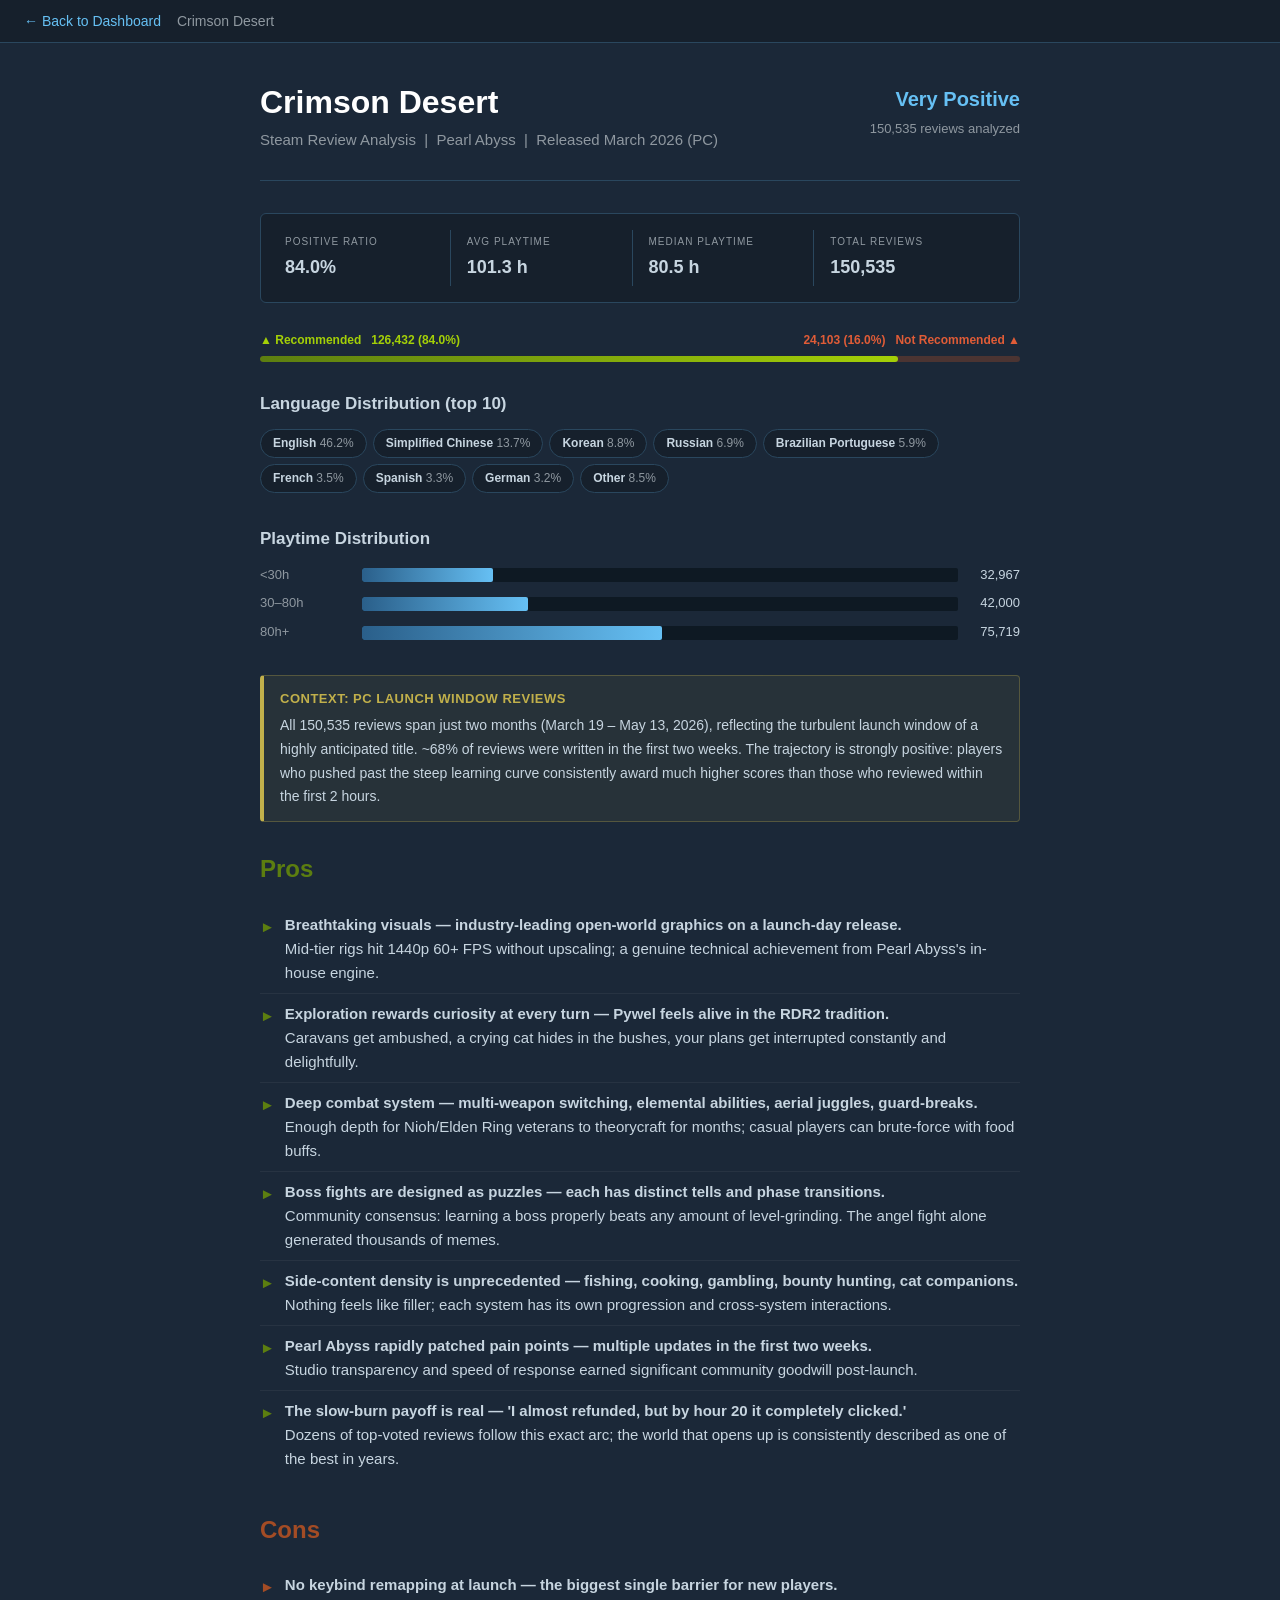
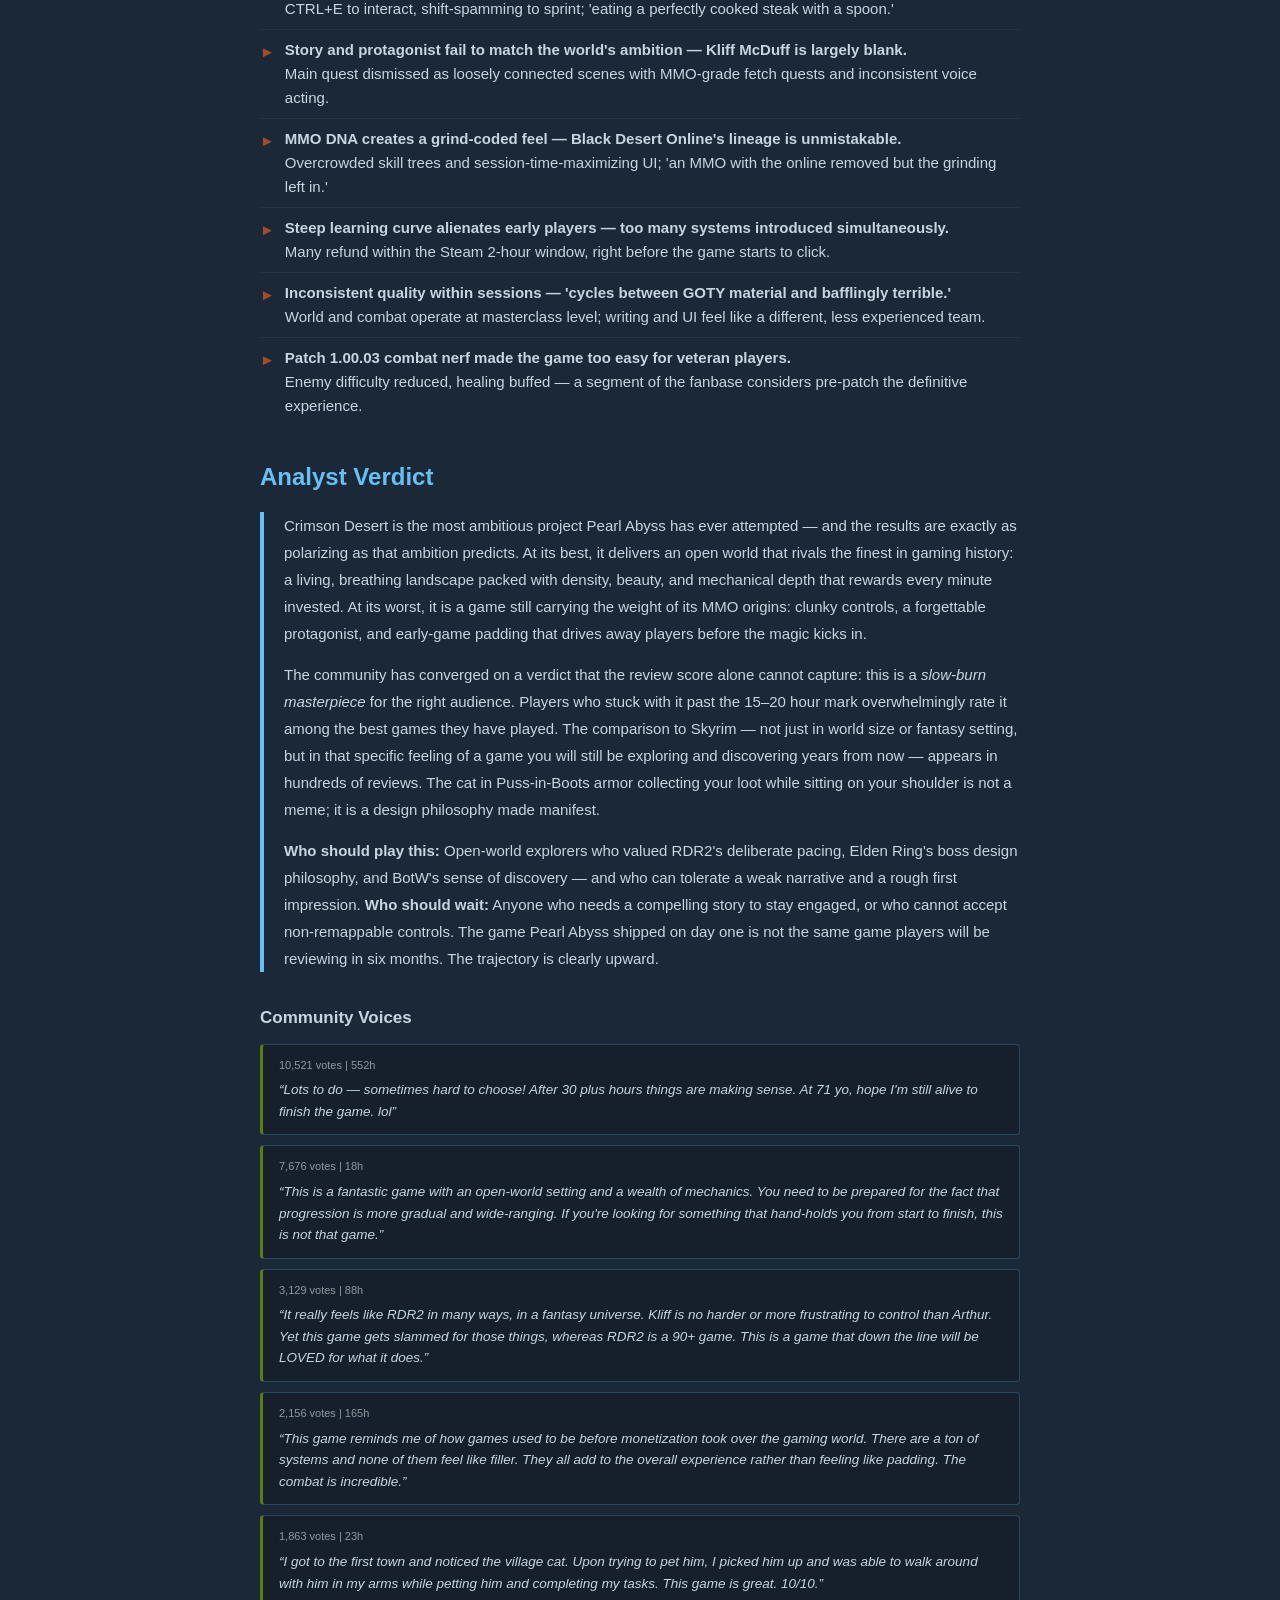
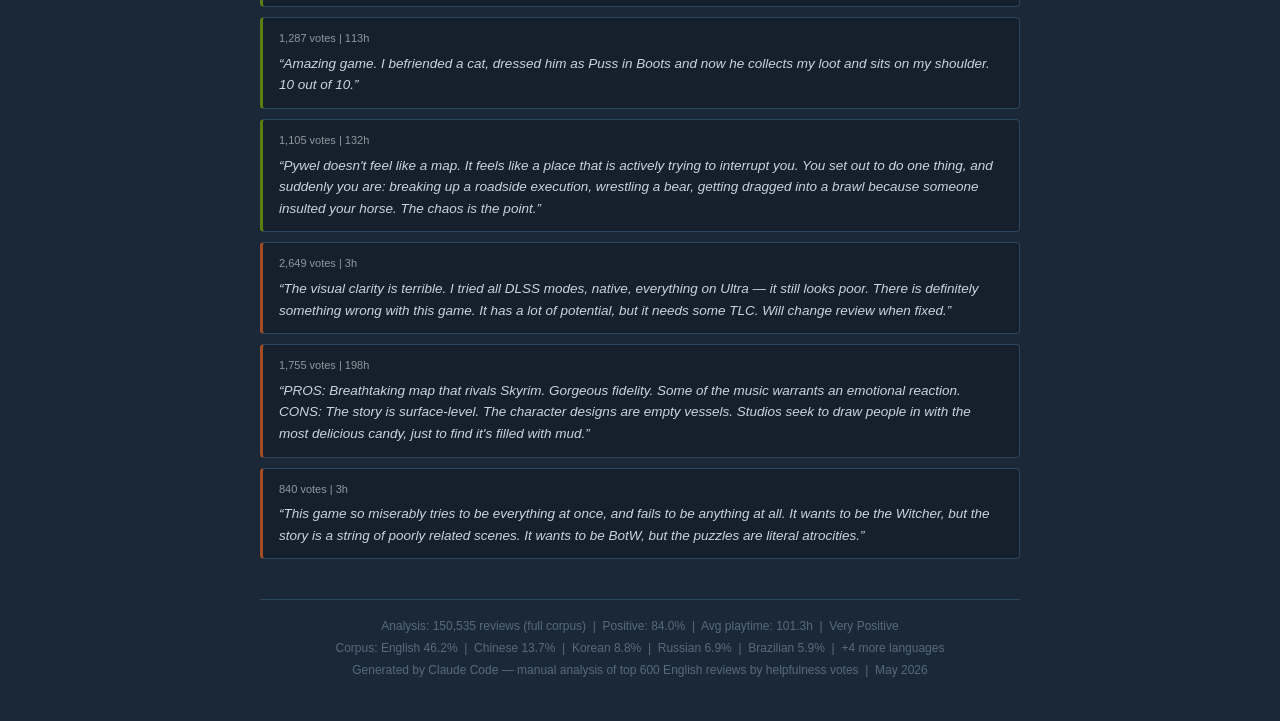
<file: reports/crimson_desert.html>
<!DOCTYPE html>
<html lang="en">
<head><meta charset="UTF-8"><meta name="viewport" content="width=device-width,initial-scale=1.0">
<meta name="description" content="Steam review analysis of Crimson Desert — Very Positive (84.0% positive, 150,535 reviews)">
<title>Crimson Desert – Steam Review Analysis</title>
<style>
*, *::before, *::after { box-sizing: border-box; margin: 0; padding: 0; }

body {
  background: #1b2838;
  color: #c7d5e0;
  font-family: 'Motiva Sans', Arial, sans-serif;
  font-size: 16px;
  line-height: 1.6;
}

/* Nav */
.nav-bar {
  background: #16202c;
  border-bottom: 1px solid #2a475e;
  padding: 10px 24px;
  display: flex;
  align-items: center;
  gap: 16px;
  position: sticky;
  top: 0;
  z-index: 100;
}
.nav-back { color: #66c0f4; text-decoration: none; font-size: 14px; transition: color .15s; }
.nav-back:hover { color: #8fd3f4; text-decoration: underline; }
.nav-game { color: #8f98a0; font-size: 14px; }

/* Container */
.container { max-width: 800px; margin: 0 auto; padding: 40px 20px; }

/* Header */
.header {
  display: flex; justify-content: space-between; align-items: flex-start;
  gap: 20px; padding-bottom: 28px; margin-bottom: 32px;
  border-bottom: 1px solid #2a475e;
}
.game-name { font-size: 32px; font-weight: bold; color: #fff; line-height: 1.2; margin-bottom: 6px; }
.subtitle   { font-size: 15px; color: #8f98a0; }
.header-right { text-align: right; flex-shrink: 0; }
.steam-rating { font-size: 20px; font-weight: bold; color: #66c0f4; margin-bottom: 4px; }
.review-count { font-size: 13px; color: #8f98a0; }

/* Stats bar */
.stats-bar {
  background: #16202c; border: 1px solid #2a475e; border-radius: 6px;
  padding: 16px 24px; display: flex; flex-wrap: wrap; gap: 0; margin-bottom: 28px;
}
.stat-item { flex: 1; min-width: 120px; padding: 4px 16px; }
.stat-item:first-child { padding-left: 0; }
.stat-item + .stat-item { border-left: 1px solid #2a475e; }
.stat-label { font-size: 10px; color: #8f98a0; text-transform: uppercase; letter-spacing: 1px; display: block; margin-bottom: 3px; }
.stat-value { font-size: 18px; font-weight: bold; color: #c7d5e0; display: block; }

/* Ratio bar */
.ratio-wrap { margin-bottom: 28px; }
.ratio-labels { display: flex; justify-content: space-between; font-size: 12px; margin-bottom: 6px; }
.label-pos { color: #a4d007; font-weight: bold; }
.label-neg { color: #e05c37; font-weight: bold; }
.ratio-track { height: 6px; background: rgba(163,76,37,.35); border-radius: 3px; overflow: hidden; }
.ratio-fill  { height: 100%; background: linear-gradient(90deg,#5c7e10,#a4d007); border-radius: 3px; }

/* Language pills */
.lang-bar { display: flex; flex-wrap: wrap; gap: 6px; margin-bottom: 28px; }
.lang-pill { background: #16202c; border: 1px solid #2a475e; border-radius: 20px; padding: 4px 12px; font-size: 12px; color: #8f98a0; }
.lang-pill strong { color: #c7d5e0; }

/* Sections */
.section { margin-bottom: 32px; }
.section-heading { font-size: 24px; font-weight: bold; margin-bottom: 16px; }
.section-heading.pros    { color: #5c7e10; }
.section-heading.cons    { color: #a34c25; }
.section-heading.verdict { color: #66c0f4; }
.section-heading.stats   { color: #c7d5e0; }

/* List items */
.item-list { list-style: none; }
.item-list li {
  display: flex; align-items: flex-start; gap: 10px;
  padding: 8px 0; border-bottom: 1px solid rgba(255,255,255,.05);
  line-height: 1.6; font-size: 15px;
}
.item-list li:last-child { border-bottom: none; }
.marker      { flex-shrink: 0; margin-top: 2px; }
.marker.pros { color: #5c7e10; }
.marker.cons { color: #a34c25; }

/* Verdict */
.verdict-body {
  border-left: 4px solid #66c0f4;
  padding-left: 20px; font-size: 15px; line-height: 1.8; color: #c7d5e0;
}
.verdict-body p + p { margin-top: 14px; }

/* Callout */
.callout {
  background: rgba(193,176,75,.08); border: 1px solid rgba(193,176,75,.3);
  border-left: 4px solid #c1b04b; border-radius: 4px;
  padding: 12px 16px; margin-bottom: 28px; font-size: 14px; line-height: 1.7;
  color: #c7d5e0;
}
.callout-title { font-weight: bold; color: #c1b04b; margin-bottom: 4px; font-size: 13px; text-transform: uppercase; letter-spacing: .5px; }

/* Quote cards */
.quotes { display: flex; flex-direction: column; gap: 10px; }
.quote-card { background: #16202c; border: 1px solid #2a475e; border-radius: 4px; padding: 12px 16px; }
.quote-card.pos { border-left: 3px solid #5c7e10; }
.quote-card.neg { border-left: 3px solid #a34c25; }
.quote-meta { font-size: 11px; color: #8f98a0; margin-bottom: 5px; }
.quote-text { font-size: 13.5px; font-style: italic; line-height: 1.6; }

/* Playtime bars */
.pt-bars { display: flex; flex-direction: column; gap: 8px; }
.pt-row { display: flex; align-items: center; gap: 12px; font-size: 13px; }
.pt-label { width: 90px; color: #8f98a0; flex-shrink: 0; }
.pt-track { flex: 1; background: #0e1923; border-radius: 2px; height: 14px; overflow: hidden; }
.pt-fill  { height: 100%; border-radius: 2px; background: linear-gradient(90deg,#2a5f8a,#66c0f4); }
.pt-count { width: 50px; text-align: right; color: #c7d5e0; }

/* Footer */
.footer {
  margin-top: 40px; padding-top: 16px; border-top: 1px solid #2a475e;
  font-size: 12px; color: #566b7d; text-align: center; line-height: 1.8;
}
</style></head><body>
<nav class="nav-bar"><a href="index.html" class="nav-back">&#8592; Back to Dashboard</a><span class="nav-game">Crimson Desert</span></nav>
<div class="container">
<div class="header"><div class="header-left"><div class="game-name">Crimson Desert</div><div class="subtitle">Steam Review Analysis &nbsp;|&nbsp; Pearl Abyss &nbsp;|&nbsp; Released March 2026 (PC)</div></div><div class="header-right"><div class="steam-rating">Very Positive</div><div class="review-count">150,535 reviews analyzed</div></div></div>
<div class="stats-bar">
<div class="stat-item"><span class="stat-label">Positive Ratio</span><span class="stat-value">84.0%</span></div>
<div class="stat-item"><span class="stat-label">Avg Playtime</span><span class="stat-value">101.3 h</span></div>
<div class="stat-item"><span class="stat-label">Median Playtime</span><span class="stat-value">80.5 h</span></div>
<div class="stat-item"><span class="stat-label">Total Reviews</span><span class="stat-value">150,535</span></div>
</div>
<div class="ratio-wrap"><div class="ratio-labels"><span class="label-pos">&#9650; Recommended &nbsp; 126,432 (84.0%)</span><span class="label-neg">24,103 (16.0%) &nbsp; Not Recommended &#9650;</span></div><div class="ratio-track"><div class="ratio-fill" style="width:84.0%"></div></div></div>
<div class="section"><div class="section-heading stats" style="font-size:17px;margin-bottom:12px;">Language Distribution (top 10)</div><div class="lang-bar">
<span class="lang-pill"><strong>English</strong> 46.2%</span>
<span class="lang-pill"><strong>Simplified Chinese</strong> 13.7%</span>
<span class="lang-pill"><strong>Korean</strong> 8.8%</span>
<span class="lang-pill"><strong>Russian</strong> 6.9%</span>
<span class="lang-pill"><strong>Brazilian Portuguese</strong> 5.9%</span>
<span class="lang-pill"><strong>French</strong> 3.5%</span>
<span class="lang-pill"><strong>Spanish</strong> 3.3%</span>
<span class="lang-pill"><strong>German</strong> 3.2%</span>
<span class="lang-pill"><strong>Other</strong> 8.5%</span>
</div></div>
<div class="section"><div class="section-heading stats" style="font-size:17px;margin-bottom:12px;">Playtime Distribution</div><div class="pt-bars">
<div class="pt-row"><span class="pt-label">&lt;30h</span><div class="pt-track"><div class="pt-fill" style="width:21.9%"></div></div><span class="pt-count">32,967</span></div>
<div class="pt-row"><span class="pt-label">30–80h</span><div class="pt-track"><div class="pt-fill" style="width:27.9%"></div></div><span class="pt-count">42,000</span></div>
<div class="pt-row"><span class="pt-label">80h+</span><div class="pt-track"><div class="pt-fill" style="width:50.3%"></div></div><span class="pt-count">75,719</span></div>
</div></div>
<div class="callout"><div class="callout-title">Context: PC Launch Window Reviews</div>All 150,535 reviews span just two months (March 19 – May 13, 2026), reflecting the turbulent launch window of a highly anticipated title. ~68% of reviews were written in the first two weeks. The trajectory is strongly positive: players who pushed past the steep learning curve consistently award much higher scores than those who reviewed within the first 2 hours.</div>
<div class="section"><div class="section-heading pros">Pros</div><ul class="item-list">
<li><span class="marker pros">&#9658;</span><span><strong>Breathtaking visuals — industry-leading open-world graphics on a launch-day release.</strong><br>Mid-tier rigs hit 1440p 60+ FPS without upscaling; a genuine technical achievement from Pearl Abyss's in-house engine.</span></li>
<li><span class="marker pros">&#9658;</span><span><strong>Exploration rewards curiosity at every turn — Pywel feels alive in the RDR2 tradition.</strong><br>Caravans get ambushed, a crying cat hides in the bushes, your plans get interrupted constantly and delightfully.</span></li>
<li><span class="marker pros">&#9658;</span><span><strong>Deep combat system — multi-weapon switching, elemental abilities, aerial juggles, guard-breaks.</strong><br>Enough depth for Nioh/Elden Ring veterans to theorycraft for months; casual players can brute-force with food buffs.</span></li>
<li><span class="marker pros">&#9658;</span><span><strong>Boss fights are designed as puzzles — each has distinct tells and phase transitions.</strong><br>Community consensus: learning a boss properly beats any amount of level-grinding. The angel fight alone generated thousands of memes.</span></li>
<li><span class="marker pros">&#9658;</span><span><strong>Side-content density is unprecedented — fishing, cooking, gambling, bounty hunting, cat companions.</strong><br>Nothing feels like filler; each system has its own progression and cross-system interactions.</span></li>
<li><span class="marker pros">&#9658;</span><span><strong>Pearl Abyss rapidly patched pain points — multiple updates in the first two weeks.</strong><br>Studio transparency and speed of response earned significant community goodwill post-launch.</span></li>
<li><span class="marker pros">&#9658;</span><span><strong>The slow-burn payoff is real — 'I almost refunded, but by hour 20 it completely clicked.'</strong><br>Dozens of top-voted reviews follow this exact arc; the world that opens up is consistently described as one of the best in years.</span></li>
</ul></div>
<div class="section"><div class="section-heading cons">Cons</div><ul class="item-list">
<li><span class="marker cons">&#9658;</span><span><strong>No keybind remapping at launch — the biggest single barrier for new players.</strong><br>CTRL+E to interact, shift-spamming to sprint; 'eating a perfectly cooked steak with a spoon.'</span></li>
<li><span class="marker cons">&#9658;</span><span><strong>Story and protagonist fail to match the world's ambition — Kliff McDuff is largely blank.</strong><br>Main quest dismissed as loosely connected scenes with MMO-grade fetch quests and inconsistent voice acting.</span></li>
<li><span class="marker cons">&#9658;</span><span><strong>MMO DNA creates a grind-coded feel — Black Desert Online's lineage is unmistakable.</strong><br>Overcrowded skill trees and session-time-maximizing UI; 'an MMO with the online removed but the grinding left in.'</span></li>
<li><span class="marker cons">&#9658;</span><span><strong>Steep learning curve alienates early players — too many systems introduced simultaneously.</strong><br>Many refund within the Steam 2-hour window, right before the game starts to click.</span></li>
<li><span class="marker cons">&#9658;</span><span><strong>Inconsistent quality within sessions — 'cycles between GOTY material and bafflingly terrible.'</strong><br>World and combat operate at masterclass level; writing and UI feel like a different, less experienced team.</span></li>
<li><span class="marker cons">&#9658;</span><span><strong>Patch 1.00.03 combat nerf made the game too easy for veteran players.</strong><br>Enemy difficulty reduced, healing buffed — a segment of the fanbase considers pre-patch the definitive experience.</span></li>
</ul></div>
<div class="section"><div class="section-heading verdict">Analyst Verdict</div><div class="verdict-body">
<p>Crimson Desert is the most ambitious project Pearl Abyss has ever attempted — and the results are exactly as polarizing as that ambition predicts. At its best, it delivers an open world that rivals the finest in gaming history: a living, breathing landscape packed with density, beauty, and mechanical depth that rewards every minute invested. At its worst, it is a game still carrying the weight of its MMO origins: clunky controls, a forgettable protagonist, and early-game padding that drives away players before the magic kicks in.</p>
<p>The community has converged on a verdict that the review score alone cannot capture: this is a <em>slow-burn masterpiece</em> for the right audience. Players who stuck with it past the 15–20 hour mark overwhelmingly rate it among the best games they have played. The comparison to Skyrim — not just in world size or fantasy setting, but in that specific feeling of a game you will still be exploring and discovering years from now — appears in hundreds of reviews. The cat in Puss-in-Boots armor collecting your loot while sitting on your shoulder is not a meme; it is a design philosophy made manifest.</p>
<p><strong>Who should play this:</strong> Open-world explorers who valued RDR2's deliberate pacing, Elden Ring's boss design philosophy, and BotW's sense of discovery — and who can tolerate a weak narrative and a rough first impression. <strong>Who should wait:</strong> Anyone who needs a compelling story to stay engaged, or who cannot accept non-remappable controls. The game Pearl Abyss shipped on day one is not the same game players will be reviewing in six months. The trajectory is clearly upward.</p>
</div></div>
<div class="section"><div class="section-heading stats" style="font-size:17px;margin-bottom:12px;">Community Voices</div><div class="quotes">
<div class="quote-card pos"><div class="quote-meta">10,521 votes | 552h</div><div class="quote-text">&#8220;Lots to do — sometimes hard to choose! After 30 plus hours things are making sense. At 71 yo, hope I'm still alive to finish the game. lol&#8221;</div></div>
<div class="quote-card pos"><div class="quote-meta">7,676 votes | 18h</div><div class="quote-text">&#8220;This is a fantastic game with an open-world setting and a wealth of mechanics. You need to be prepared for the fact that progression is more gradual and wide-ranging. If you're looking for something that hand-holds you from start to finish, this is not that game.&#8221;</div></div>
<div class="quote-card pos"><div class="quote-meta">3,129 votes | 88h</div><div class="quote-text">&#8220;It really feels like RDR2 in many ways, in a fantasy universe. Kliff is no harder or more frustrating to control than Arthur. Yet this game gets slammed for those things, whereas RDR2 is a 90+ game. This is a game that down the line will be LOVED for what it does.&#8221;</div></div>
<div class="quote-card pos"><div class="quote-meta">2,156 votes | 165h</div><div class="quote-text">&#8220;This game reminds me of how games used to be before monetization took over the gaming world. There are a ton of systems and none of them feel like filler. They all add to the overall experience rather than feeling like padding. The combat is incredible.&#8221;</div></div>
<div class="quote-card pos"><div class="quote-meta">1,863 votes | 23h</div><div class="quote-text">&#8220;I got to the first town and noticed the village cat. Upon trying to pet him, I picked him up and was able to walk around with him in my arms while petting him and completing my tasks. This game is great. 10/10.&#8221;</div></div>
<div class="quote-card pos"><div class="quote-meta">1,287 votes | 113h</div><div class="quote-text">&#8220;Amazing game. I befriended a cat, dressed him as Puss in Boots and now he collects my loot and sits on my shoulder. 10 out of 10.&#8221;</div></div>
<div class="quote-card pos"><div class="quote-meta">1,105 votes | 132h</div><div class="quote-text">&#8220;Pywel doesn't feel like a map. It feels like a place that is actively trying to interrupt you. You set out to do one thing, and suddenly you are: breaking up a roadside execution, wrestling a bear, getting dragged into a brawl because someone insulted your horse. The chaos is the point.&#8221;</div></div>
<div class="quote-card neg"><div class="quote-meta">2,649 votes | 3h</div><div class="quote-text">&#8220;The visual clarity is terrible. I tried all DLSS modes, native, everything on Ultra — it still looks poor. There is definitely something wrong with this game. It has a lot of potential, but it needs some TLC. Will change review when fixed.&#8221;</div></div>
<div class="quote-card neg"><div class="quote-meta">1,755 votes | 198h</div><div class="quote-text">&#8220;PROS: Breathtaking map that rivals Skyrim. Gorgeous fidelity. Some of the music warrants an emotional reaction. CONS: The story is surface-level. The character designs are empty vessels. Studios seek to draw people in with the most delicious candy, just to find it's filled with mud.&#8221;</div></div>
<div class="quote-card neg"><div class="quote-meta">840 votes | 3h</div><div class="quote-text">&#8220;This game so miserably tries to be everything at once, and fails to be anything at all. It wants to be the Witcher, but the story is a string of poorly related scenes. It wants to be BotW, but the puzzles are literal atrocities.&#8221;</div></div>
</div></div>
<div class="footer">Analysis: 150,535 reviews (full corpus) &nbsp;|&nbsp; Positive: 84.0% &nbsp;|&nbsp; Avg playtime: 101.3h &nbsp;|&nbsp; Very Positive<br>Corpus: English 46.2% &nbsp;|&nbsp; Chinese 13.7% &nbsp;|&nbsp; Korean 8.8% &nbsp;|&nbsp; Russian 6.9% &nbsp;|&nbsp; Brazilian 5.9% &nbsp;|&nbsp; +4 more languages<br>Generated by Claude Code — manual analysis of top 600 English reviews by helpfulness votes &nbsp;|&nbsp; May 2026</div>
</div></body></html>
</file>
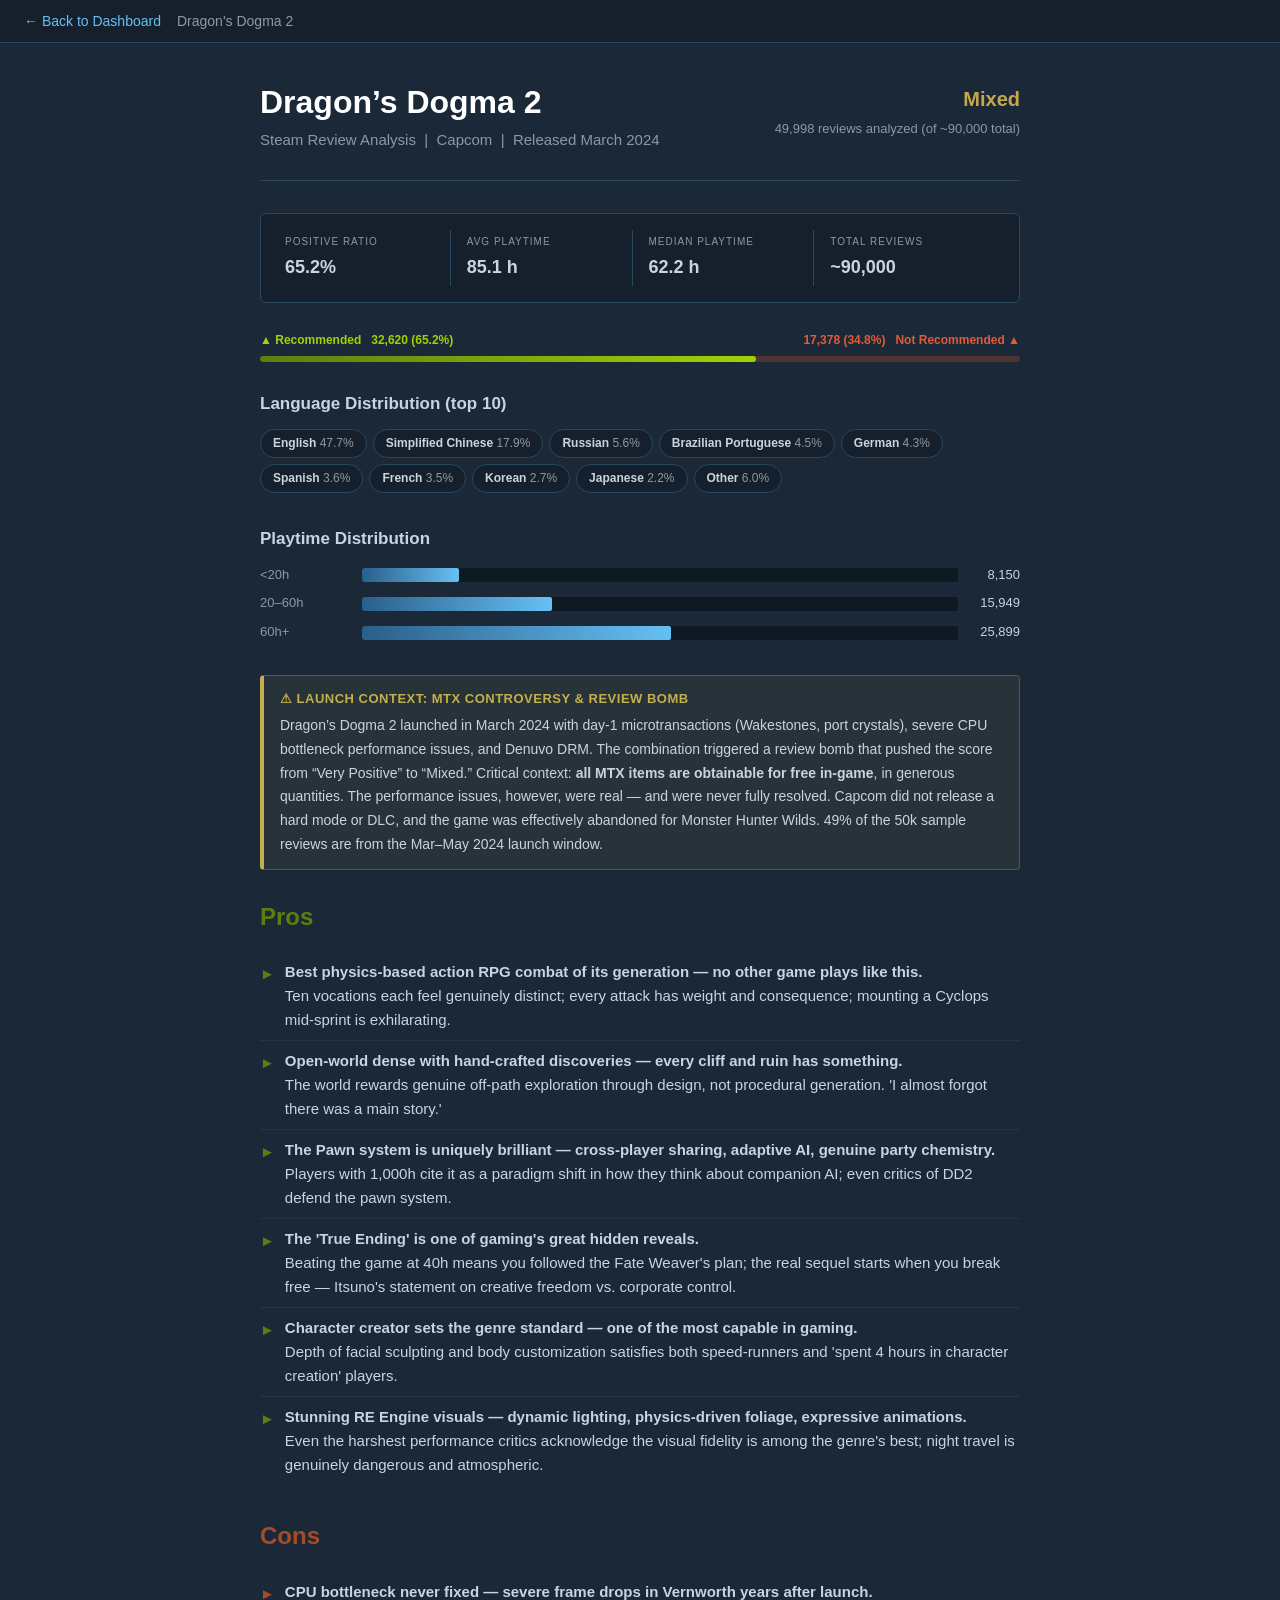
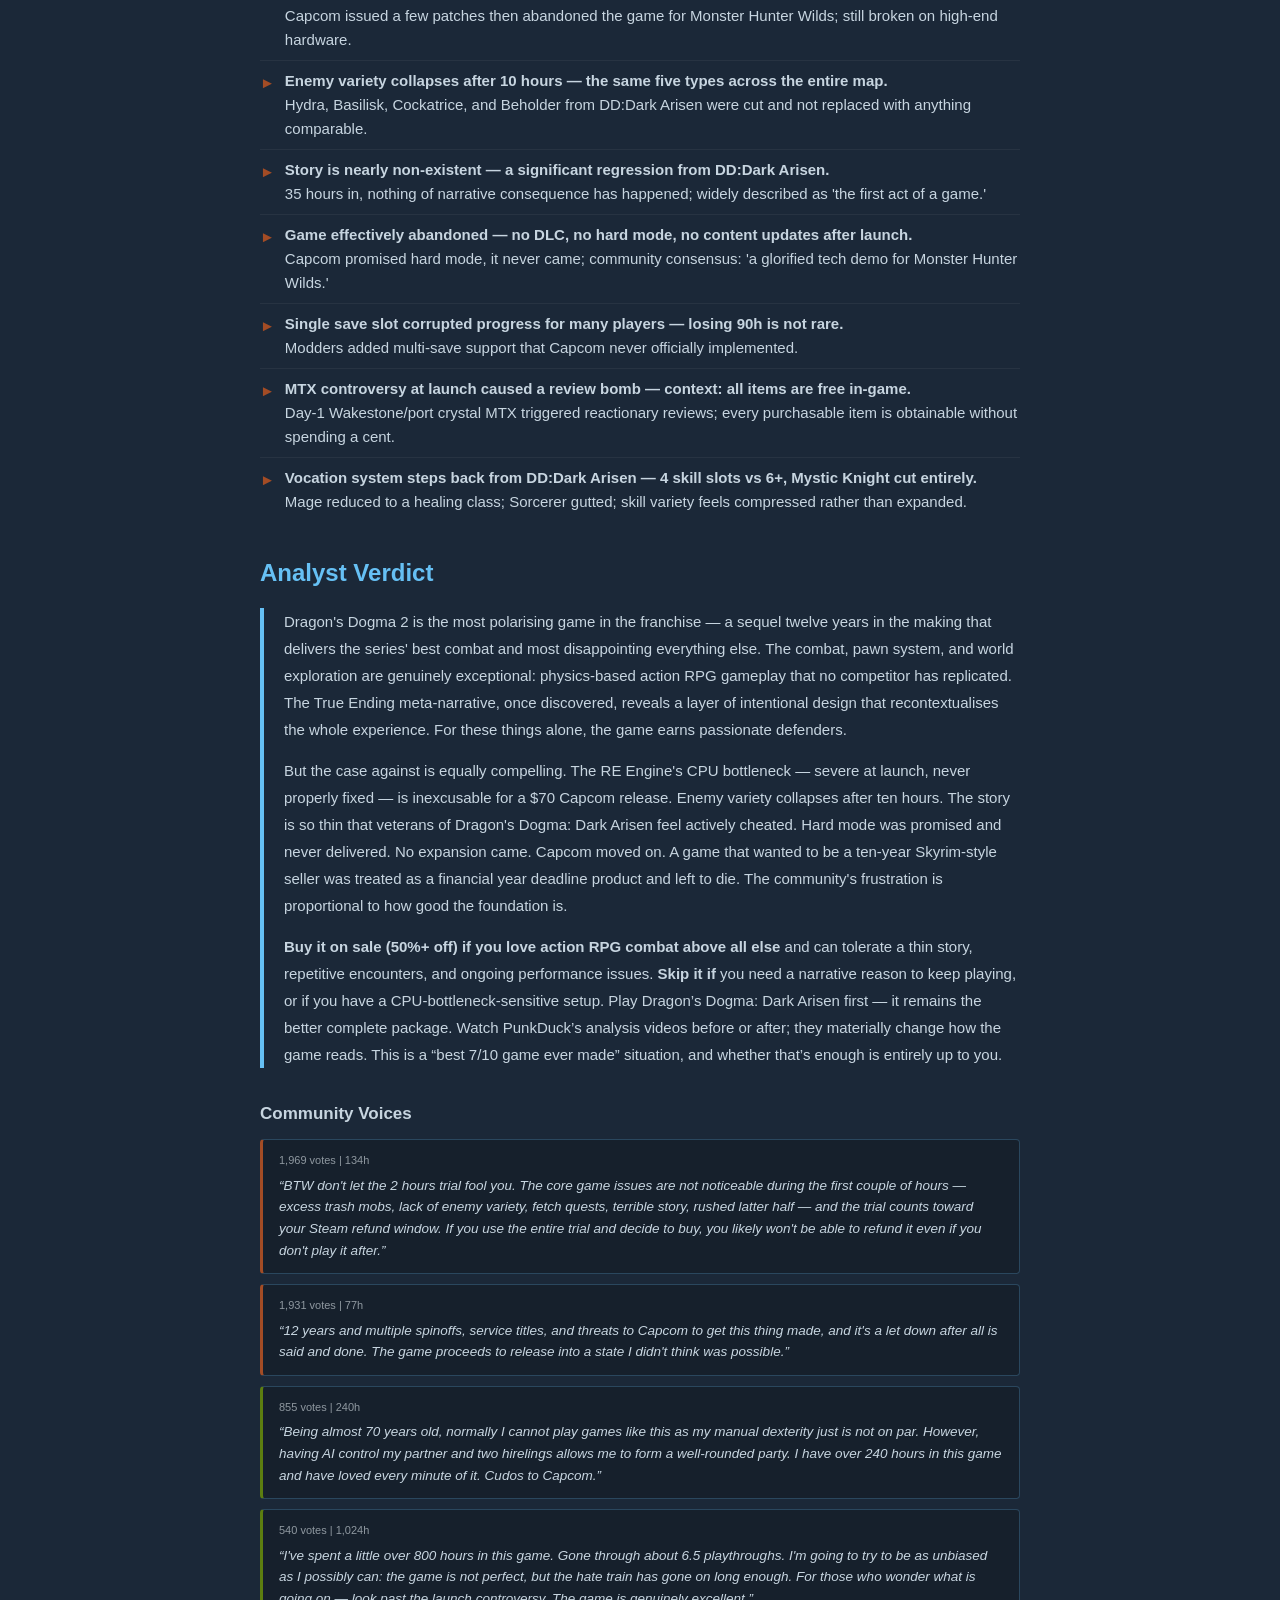
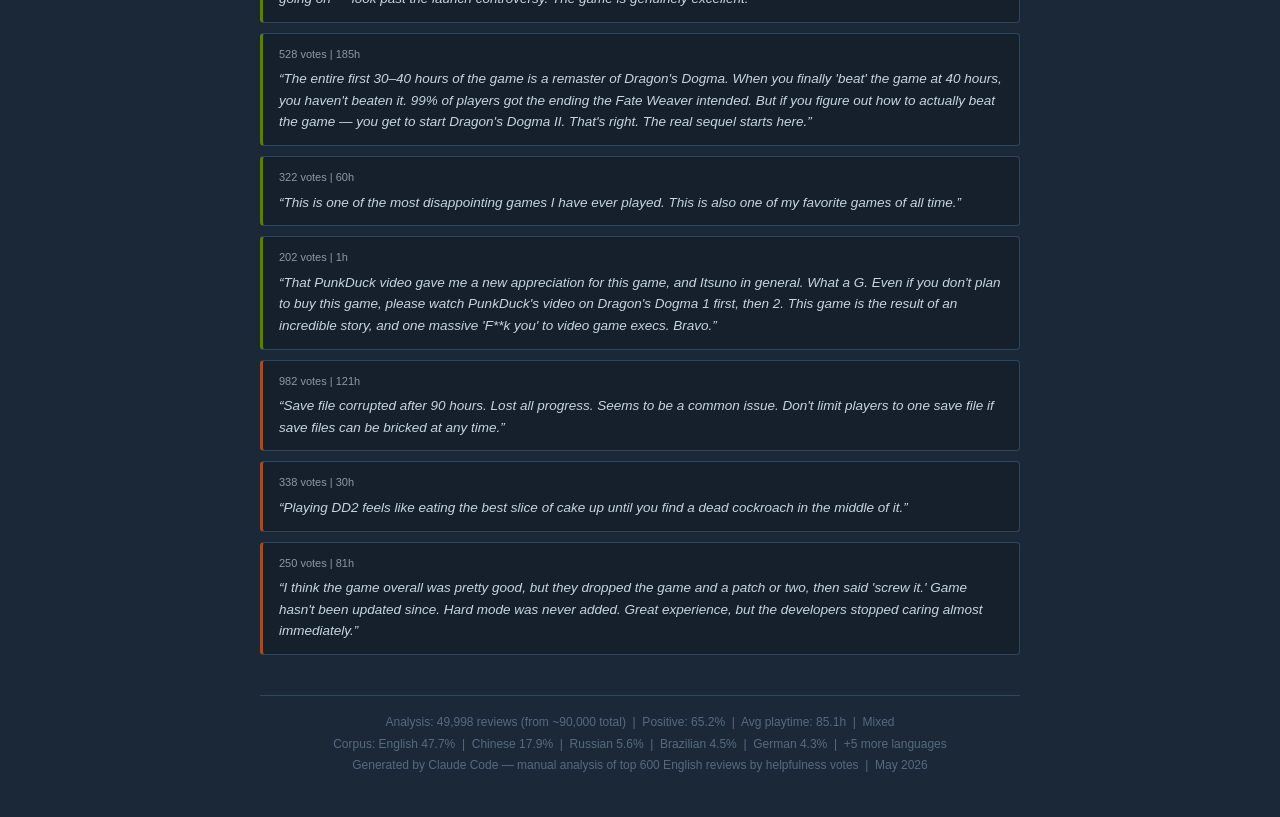
<file: reports/dragons_dogma_2.html>
<!DOCTYPE html>
<html lang="en">
<head><meta charset="UTF-8"><meta name="viewport" content="width=device-width,initial-scale=1.0">
<meta name="description" content="Steam review analysis of Dragon's Dogma 2 — Mixed (65.2% positive, 49,998 reviews analyzed)">
<title>Dragon's Dogma 2 – Steam Review Analysis</title>
<style>
*, *::before, *::after { box-sizing: border-box; margin: 0; padding: 0; }

body {
  background: #1b2838;
  color: #c7d5e0;
  font-family: 'Motiva Sans', Arial, sans-serif;
  font-size: 16px;
  line-height: 1.6;
}

/* Nav */
.nav-bar {
  background: #16202c;
  border-bottom: 1px solid #2a475e;
  padding: 10px 24px;
  display: flex;
  align-items: center;
  gap: 16px;
  position: sticky;
  top: 0;
  z-index: 100;
}
.nav-back { color: #66c0f4; text-decoration: none; font-size: 14px; transition: color .15s; }
.nav-back:hover { color: #8fd3f4; text-decoration: underline; }
.nav-game { color: #8f98a0; font-size: 14px; }

/* Container */
.container { max-width: 800px; margin: 0 auto; padding: 40px 20px; }

/* Header */
.header {
  display: flex; justify-content: space-between; align-items: flex-start;
  gap: 20px; padding-bottom: 28px; margin-bottom: 32px;
  border-bottom: 1px solid #2a475e;
}
.game-name { font-size: 32px; font-weight: bold; color: #fff; line-height: 1.2; margin-bottom: 6px; }
.subtitle   { font-size: 15px; color: #8f98a0; }
.header-right { text-align: right; flex-shrink: 0; }
.steam-rating { font-size: 20px; font-weight: bold; color: #66c0f4; margin-bottom: 4px; }
.review-count { font-size: 13px; color: #8f98a0; }

/* Stats bar */
.stats-bar {
  background: #16202c; border: 1px solid #2a475e; border-radius: 6px;
  padding: 16px 24px; display: flex; flex-wrap: wrap; gap: 0; margin-bottom: 28px;
}
.stat-item { flex: 1; min-width: 120px; padding: 4px 16px; }
.stat-item:first-child { padding-left: 0; }
.stat-item + .stat-item { border-left: 1px solid #2a475e; }
.stat-label { font-size: 10px; color: #8f98a0; text-transform: uppercase; letter-spacing: 1px; display: block; margin-bottom: 3px; }
.stat-value { font-size: 18px; font-weight: bold; color: #c7d5e0; display: block; }

/* Ratio bar */
.ratio-wrap { margin-bottom: 28px; }
.ratio-labels { display: flex; justify-content: space-between; font-size: 12px; margin-bottom: 6px; }
.label-pos { color: #a4d007; font-weight: bold; }
.label-neg { color: #e05c37; font-weight: bold; }
.ratio-track { height: 6px; background: rgba(163,76,37,.35); border-radius: 3px; overflow: hidden; }
.ratio-fill  { height: 100%; background: linear-gradient(90deg,#5c7e10,#a4d007); border-radius: 3px; }

/* Language pills */
.lang-bar { display: flex; flex-wrap: wrap; gap: 6px; margin-bottom: 28px; }
.lang-pill { background: #16202c; border: 1px solid #2a475e; border-radius: 20px; padding: 4px 12px; font-size: 12px; color: #8f98a0; }
.lang-pill strong { color: #c7d5e0; }

/* Sections */
.section { margin-bottom: 32px; }
.section-heading { font-size: 24px; font-weight: bold; margin-bottom: 16px; }
.section-heading.pros    { color: #5c7e10; }
.section-heading.cons    { color: #a34c25; }
.section-heading.verdict { color: #66c0f4; }
.section-heading.stats   { color: #c7d5e0; }

/* List items */
.item-list { list-style: none; }
.item-list li {
  display: flex; align-items: flex-start; gap: 10px;
  padding: 8px 0; border-bottom: 1px solid rgba(255,255,255,.05);
  line-height: 1.6; font-size: 15px;
}
.item-list li:last-child { border-bottom: none; }
.marker      { flex-shrink: 0; margin-top: 2px; }
.marker.pros { color: #5c7e10; }
.marker.cons { color: #a34c25; }

/* Verdict */
.verdict-body {
  border-left: 4px solid #66c0f4;
  padding-left: 20px; font-size: 15px; line-height: 1.8; color: #c7d5e0;
}
.verdict-body p + p { margin-top: 14px; }

/* Callout */
.callout {
  background: rgba(193,176,75,.08); border: 1px solid rgba(193,176,75,.3);
  border-left: 4px solid #c1b04b; border-radius: 4px;
  padding: 12px 16px; margin-bottom: 28px; font-size: 14px; line-height: 1.7;
  color: #c7d5e0;
}
.callout-title { font-weight: bold; color: #c1b04b; margin-bottom: 4px; font-size: 13px; text-transform: uppercase; letter-spacing: .5px; }

/* Quote cards */
.quotes { display: flex; flex-direction: column; gap: 10px; }
.quote-card { background: #16202c; border: 1px solid #2a475e; border-radius: 4px; padding: 12px 16px; }
.quote-card.pos { border-left: 3px solid #5c7e10; }
.quote-card.neg { border-left: 3px solid #a34c25; }
.quote-meta { font-size: 11px; color: #8f98a0; margin-bottom: 5px; }
.quote-text { font-size: 13.5px; font-style: italic; line-height: 1.6; }

/* Playtime bars */
.pt-bars { display: flex; flex-direction: column; gap: 8px; }
.pt-row { display: flex; align-items: center; gap: 12px; font-size: 13px; }
.pt-label { width: 90px; color: #8f98a0; flex-shrink: 0; }
.pt-track { flex: 1; background: #0e1923; border-radius: 2px; height: 14px; overflow: hidden; }
.pt-fill  { height: 100%; border-radius: 2px; background: linear-gradient(90deg,#2a5f8a,#66c0f4); }
.pt-count { width: 50px; text-align: right; color: #c7d5e0; }

/* Footer */
.footer {
  margin-top: 40px; padding-top: 16px; border-top: 1px solid #2a475e;
  font-size: 12px; color: #566b7d; text-align: center; line-height: 1.8;
}
</style></head><body>
<nav class="nav-bar"><a href="index.html" class="nav-back">&#8592; Back to Dashboard</a><span class="nav-game">Dragon's Dogma 2</span></nav>
<div class="container">
<div class="header"><div class="header-left"><div class="game-name">Dragon&#8217;s Dogma 2</div><div class="subtitle">Steam Review Analysis &nbsp;|&nbsp; Capcom &nbsp;|&nbsp; Released March 2024</div></div><div class="header-right"><div class="steam-rating" style="color:#c6a84c">Mixed</div><div class="review-count">49,998 reviews analyzed (of ~90,000 total)</div></div></div>
<div class="stats-bar">
<div class="stat-item"><span class="stat-label">Positive Ratio</span><span class="stat-value">65.2%</span></div>
<div class="stat-item"><span class="stat-label">Avg Playtime</span><span class="stat-value">85.1 h</span></div>
<div class="stat-item"><span class="stat-label">Median Playtime</span><span class="stat-value">62.2 h</span></div>
<div class="stat-item"><span class="stat-label">Total Reviews</span><span class="stat-value">~90,000</span></div>
</div>
<div class="ratio-wrap"><div class="ratio-labels"><span class="label-pos">&#9650; Recommended &nbsp; 32,620 (65.2%)</span><span class="label-neg">17,378 (34.8%) &nbsp; Not Recommended &#9650;</span></div><div class="ratio-track"><div class="ratio-fill" style="width:65.2%"></div></div></div>
<div class="section"><div class="section-heading stats" style="font-size:17px;margin-bottom:12px;">Language Distribution (top 10)</div><div class="lang-bar">
<span class="lang-pill"><strong>English</strong> 47.7%</span>
<span class="lang-pill"><strong>Simplified Chinese</strong> 17.9%</span>
<span class="lang-pill"><strong>Russian</strong> 5.6%</span>
<span class="lang-pill"><strong>Brazilian Portuguese</strong> 4.5%</span>
<span class="lang-pill"><strong>German</strong> 4.3%</span>
<span class="lang-pill"><strong>Spanish</strong> 3.6%</span>
<span class="lang-pill"><strong>French</strong> 3.5%</span>
<span class="lang-pill"><strong>Korean</strong> 2.7%</span>
<span class="lang-pill"><strong>Japanese</strong> 2.2%</span>
<span class="lang-pill"><strong>Other</strong> 6.0%</span>
</div></div>
<div class="section"><div class="section-heading stats" style="font-size:17px;margin-bottom:12px;">Playtime Distribution</div><div class="pt-bars">
<div class="pt-row"><span class="pt-label">&lt;20h</span><div class="pt-track"><div class="pt-fill" style="width:16.3%"></div></div><span class="pt-count">8,150</span></div>
<div class="pt-row"><span class="pt-label">20–60h</span><div class="pt-track"><div class="pt-fill" style="width:31.9%"></div></div><span class="pt-count">15,949</span></div>
<div class="pt-row"><span class="pt-label">60h+</span><div class="pt-track"><div class="pt-fill" style="width:51.8%"></div></div><span class="pt-count">25,899</span></div>
</div></div>
<div class="callout"><div class="callout-title">⚠ Launch Context: MTX Controversy &amp; Review Bomb</div>Dragon’s Dogma 2 launched in March 2024 with day-1 microtransactions (Wakestones, port crystals), severe CPU bottleneck performance issues, and Denuvo DRM. The combination triggered a review bomb that pushed the score from “Very Positive” to “Mixed.” Critical context: <strong>all MTX items are obtainable for free in-game</strong>, in generous quantities. The performance issues, however, were real — and were never fully resolved. Capcom did not release a hard mode or DLC, and the game was effectively abandoned for Monster Hunter Wilds. 49% of the 50k sample reviews are from the Mar–May 2024 launch window.</div>
<div class="section"><div class="section-heading pros">Pros</div><ul class="item-list">
<li><span class="marker pros">&#9658;</span><span><strong>Best physics-based action RPG combat of its generation — no other game plays like this.</strong><br>Ten vocations each feel genuinely distinct; every attack has weight and consequence; mounting a Cyclops mid-sprint is exhilarating.</span></li>
<li><span class="marker pros">&#9658;</span><span><strong>Open-world dense with hand-crafted discoveries — every cliff and ruin has something.</strong><br>The world rewards genuine off-path exploration through design, not procedural generation. 'I almost forgot there was a main story.'</span></li>
<li><span class="marker pros">&#9658;</span><span><strong>The Pawn system is uniquely brilliant — cross-player sharing, adaptive AI, genuine party chemistry.</strong><br>Players with 1,000h cite it as a paradigm shift in how they think about companion AI; even critics of DD2 defend the pawn system.</span></li>
<li><span class="marker pros">&#9658;</span><span><strong>The 'True Ending' is one of gaming's great hidden reveals.</strong><br>Beating the game at 40h means you followed the Fate Weaver's plan; the real sequel starts when you break free — Itsuno's statement on creative freedom vs. corporate control.</span></li>
<li><span class="marker pros">&#9658;</span><span><strong>Character creator sets the genre standard — one of the most capable in gaming.</strong><br>Depth of facial sculpting and body customization satisfies both speed-runners and 'spent 4 hours in character creation' players.</span></li>
<li><span class="marker pros">&#9658;</span><span><strong>Stunning RE Engine visuals — dynamic lighting, physics-driven foliage, expressive animations.</strong><br>Even the harshest performance critics acknowledge the visual fidelity is among the genre's best; night travel is genuinely dangerous and atmospheric.</span></li>
</ul></div>
<div class="section"><div class="section-heading cons">Cons</div><ul class="item-list">
<li><span class="marker cons">&#9658;</span><span><strong>CPU bottleneck never fixed — severe frame drops in Vernworth years after launch.</strong><br>Capcom issued a few patches then abandoned the game for Monster Hunter Wilds; still broken on high-end hardware.</span></li>
<li><span class="marker cons">&#9658;</span><span><strong>Enemy variety collapses after 10 hours — the same five types across the entire map.</strong><br>Hydra, Basilisk, Cockatrice, and Beholder from DD:Dark Arisen were cut and not replaced with anything comparable.</span></li>
<li><span class="marker cons">&#9658;</span><span><strong>Story is nearly non-existent — a significant regression from DD:Dark Arisen.</strong><br>35 hours in, nothing of narrative consequence has happened; widely described as 'the first act of a game.'</span></li>
<li><span class="marker cons">&#9658;</span><span><strong>Game effectively abandoned — no DLC, no hard mode, no content updates after launch.</strong><br>Capcom promised hard mode, it never came; community consensus: 'a glorified tech demo for Monster Hunter Wilds.'</span></li>
<li><span class="marker cons">&#9658;</span><span><strong>Single save slot corrupted progress for many players — losing 90h is not rare.</strong><br>Modders added multi-save support that Capcom never officially implemented.</span></li>
<li><span class="marker cons">&#9658;</span><span><strong>MTX controversy at launch caused a review bomb — context: all items are free in-game.</strong><br>Day-1 Wakestone/port crystal MTX triggered reactionary reviews; every purchasable item is obtainable without spending a cent.</span></li>
<li><span class="marker cons">&#9658;</span><span><strong>Vocation system steps back from DD:Dark Arisen — 4 skill slots vs 6+, Mystic Knight cut entirely.</strong><br>Mage reduced to a healing class; Sorcerer gutted; skill variety feels compressed rather than expanded.</span></li>
</ul></div>
<div class="section"><div class="section-heading verdict">Analyst Verdict</div><div class="verdict-body">
<p>Dragon's Dogma 2 is the most polarising game in the franchise — a sequel twelve years in the making that delivers the series' best combat and most disappointing everything else. The combat, pawn system, and world exploration are genuinely exceptional: physics-based action RPG gameplay that no competitor has replicated. The True Ending meta-narrative, once discovered, reveals a layer of intentional design that recontextualises the whole experience. For these things alone, the game earns passionate defenders.</p>
<p>But the case against is equally compelling. The RE Engine's CPU bottleneck — severe at launch, never properly fixed — is inexcusable for a $70 Capcom release. Enemy variety collapses after ten hours. The story is so thin that veterans of Dragon's Dogma: Dark Arisen feel actively cheated. Hard mode was promised and never delivered. No expansion came. Capcom moved on. A game that wanted to be a ten-year Skyrim-style seller was treated as a financial year deadline product and left to die. The community's frustration is proportional to how good the foundation is.</p>
<p><strong>Buy it on sale (50%+ off) if you love action RPG combat above all else</strong> and can tolerate a thin story, repetitive encounters, and ongoing performance issues. <strong>Skip it if</strong> you need a narrative reason to keep playing, or if you have a CPU-bottleneck-sensitive setup. Play Dragon’s Dogma: Dark Arisen first — it remains the better complete package. Watch PunkDuck’s analysis videos before or after; they materially change how the game reads. This is a “best 7/10 game ever made” situation, and whether that’s enough is entirely up to you.</p>
</div></div>
<div class="section"><div class="section-heading stats" style="font-size:17px;margin-bottom:12px;">Community Voices</div><div class="quotes">
<div class="quote-card neg"><div class="quote-meta">1,969 votes | 134h</div><div class="quote-text">&#8220;BTW don't let the 2 hours trial fool you. The core game issues are not noticeable during the first couple of hours — excess trash mobs, lack of enemy variety, fetch quests, terrible story, rushed latter half — and the trial counts toward your Steam refund window. If you use the entire trial and decide to buy, you likely won't be able to refund it even if you don't play it after.&#8221;</div></div>
<div class="quote-card neg"><div class="quote-meta">1,931 votes | 77h</div><div class="quote-text">&#8220;12 years and multiple spinoffs, service titles, and threats to Capcom to get this thing made, and it's a let down after all is said and done. The game proceeds to release into a state I didn't think was possible.&#8221;</div></div>
<div class="quote-card pos"><div class="quote-meta">855 votes | 240h</div><div class="quote-text">&#8220;Being almost 70 years old, normally I cannot play games like this as my manual dexterity just is not on par. However, having AI control my partner and two hirelings allows me to form a well-rounded party. I have over 240 hours in this game and have loved every minute of it. Cudos to Capcom.&#8221;</div></div>
<div class="quote-card pos"><div class="quote-meta">540 votes | 1,024h</div><div class="quote-text">&#8220;I've spent a little over 800 hours in this game. Gone through about 6.5 playthroughs. I'm going to try to be as unbiased as I possibly can: the game is not perfect, but the hate train has gone on long enough. For those who wonder what is going on — look past the launch controversy. The game is genuinely excellent.&#8221;</div></div>
<div class="quote-card pos"><div class="quote-meta">528 votes | 185h</div><div class="quote-text">&#8220;The entire first 30–40 hours of the game is a remaster of Dragon's Dogma. When you finally 'beat' the game at 40 hours, you haven't beaten it. 99% of players got the ending the Fate Weaver intended. But if you figure out how to actually beat the game — you get to start Dragon's Dogma II. That's right. The real sequel starts here.&#8221;</div></div>
<div class="quote-card pos"><div class="quote-meta">322 votes | 60h</div><div class="quote-text">&#8220;This is one of the most disappointing games I have ever played. This is also one of my favorite games of all time.&#8221;</div></div>
<div class="quote-card pos"><div class="quote-meta">202 votes | 1h</div><div class="quote-text">&#8220;That PunkDuck video gave me a new appreciation for this game, and Itsuno in general. What a G. Even if you don't plan to buy this game, please watch PunkDuck's video on Dragon's Dogma 1 first, then 2. This game is the result of an incredible story, and one massive 'F**k you' to video game execs. Bravo.&#8221;</div></div>
<div class="quote-card neg"><div class="quote-meta">982 votes | 121h</div><div class="quote-text">&#8220;Save file corrupted after 90 hours. Lost all progress. Seems to be a common issue. Don't limit players to one save file if save files can be bricked at any time.&#8221;</div></div>
<div class="quote-card neg"><div class="quote-meta">338 votes | 30h</div><div class="quote-text">&#8220;Playing DD2 feels like eating the best slice of cake up until you find a dead cockroach in the middle of it.&#8221;</div></div>
<div class="quote-card neg"><div class="quote-meta">250 votes | 81h</div><div class="quote-text">&#8220;I think the game overall was pretty good, but they dropped the game and a patch or two, then said 'screw it.' Game hasn't been updated since. Hard mode was never added. Great experience, but the developers stopped caring almost immediately.&#8221;</div></div>
</div></div>
<div class="footer">Analysis: 49,998 reviews (from ~90,000 total) &nbsp;|&nbsp; Positive: 65.2% &nbsp;|&nbsp; Avg playtime: 85.1h &nbsp;|&nbsp; Mixed<br>Corpus: English 47.7% &nbsp;|&nbsp; Chinese 17.9% &nbsp;|&nbsp; Russian 5.6% &nbsp;|&nbsp; Brazilian 4.5% &nbsp;|&nbsp; German 4.3% &nbsp;|&nbsp; +5 more languages<br>Generated by Claude Code — manual analysis of top 600 English reviews by helpfulness votes &nbsp;|&nbsp; May 2026</div>
</div></body></html>
</file>
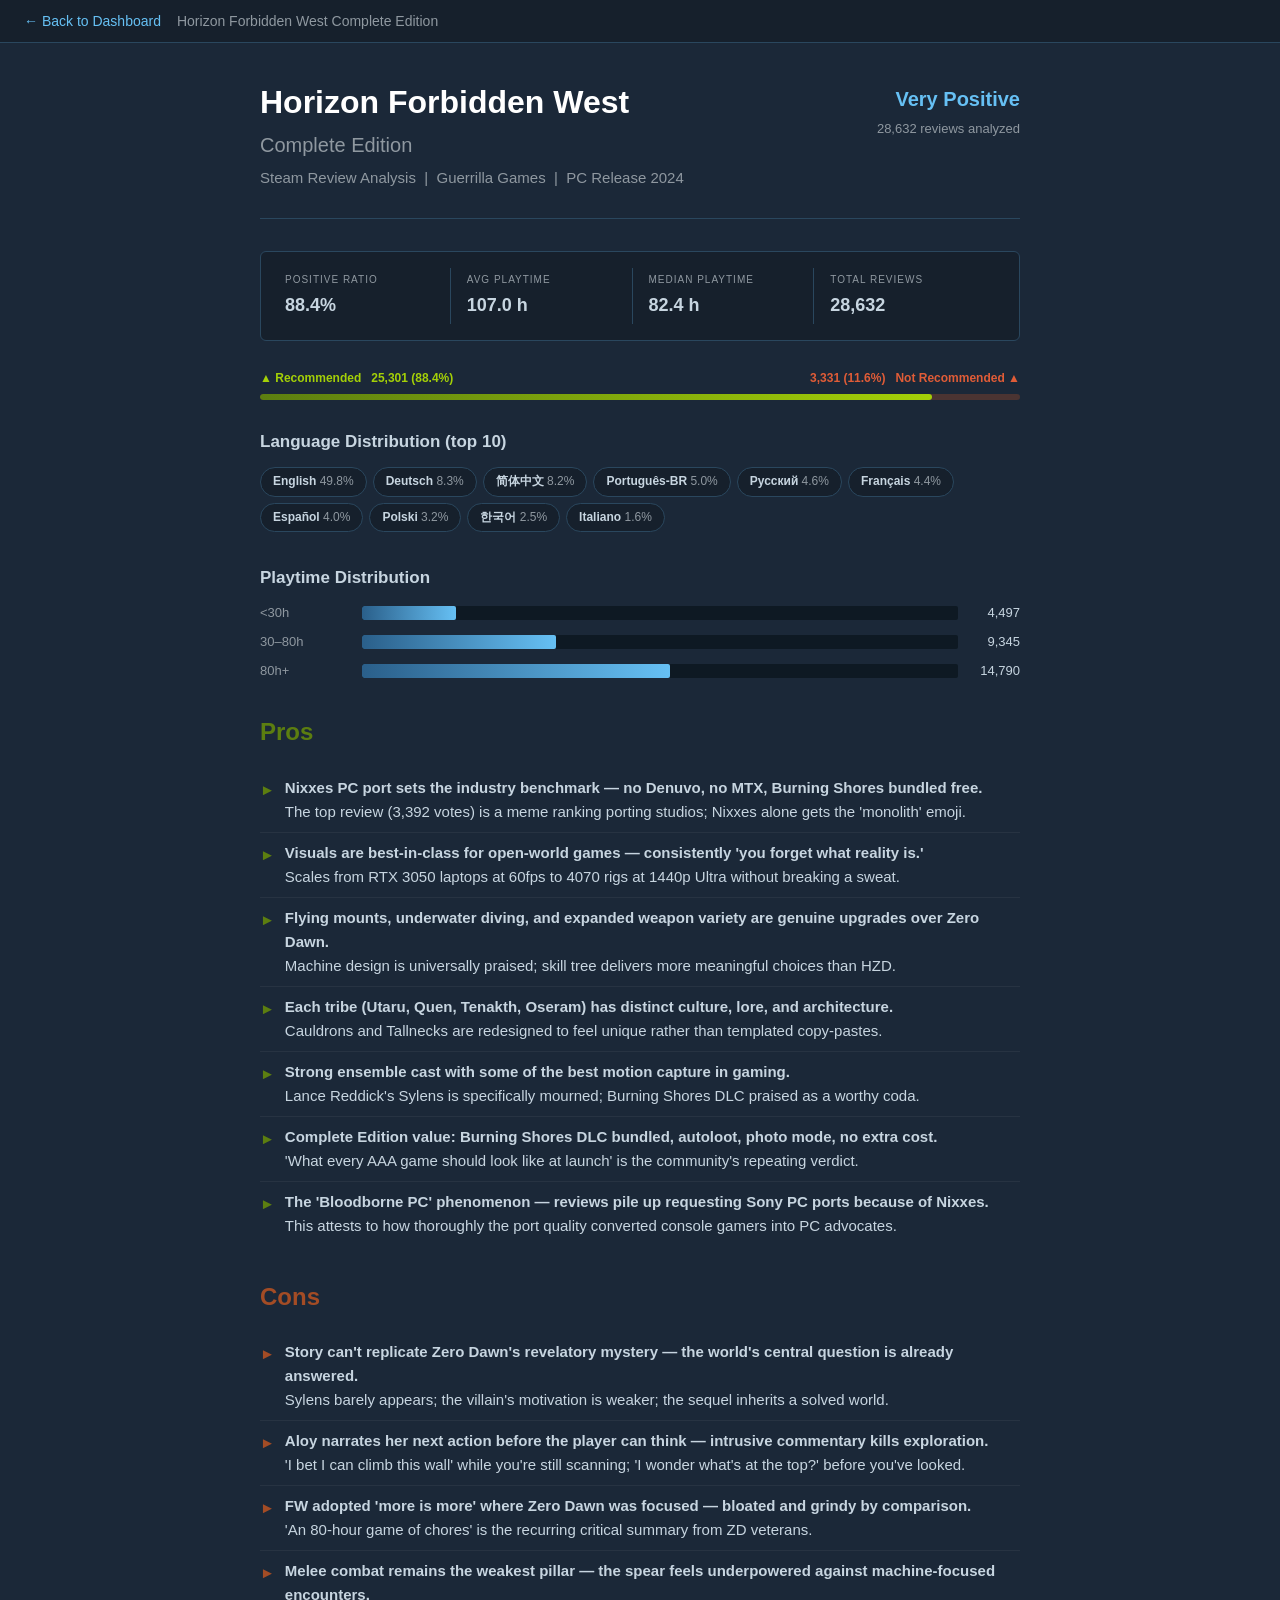
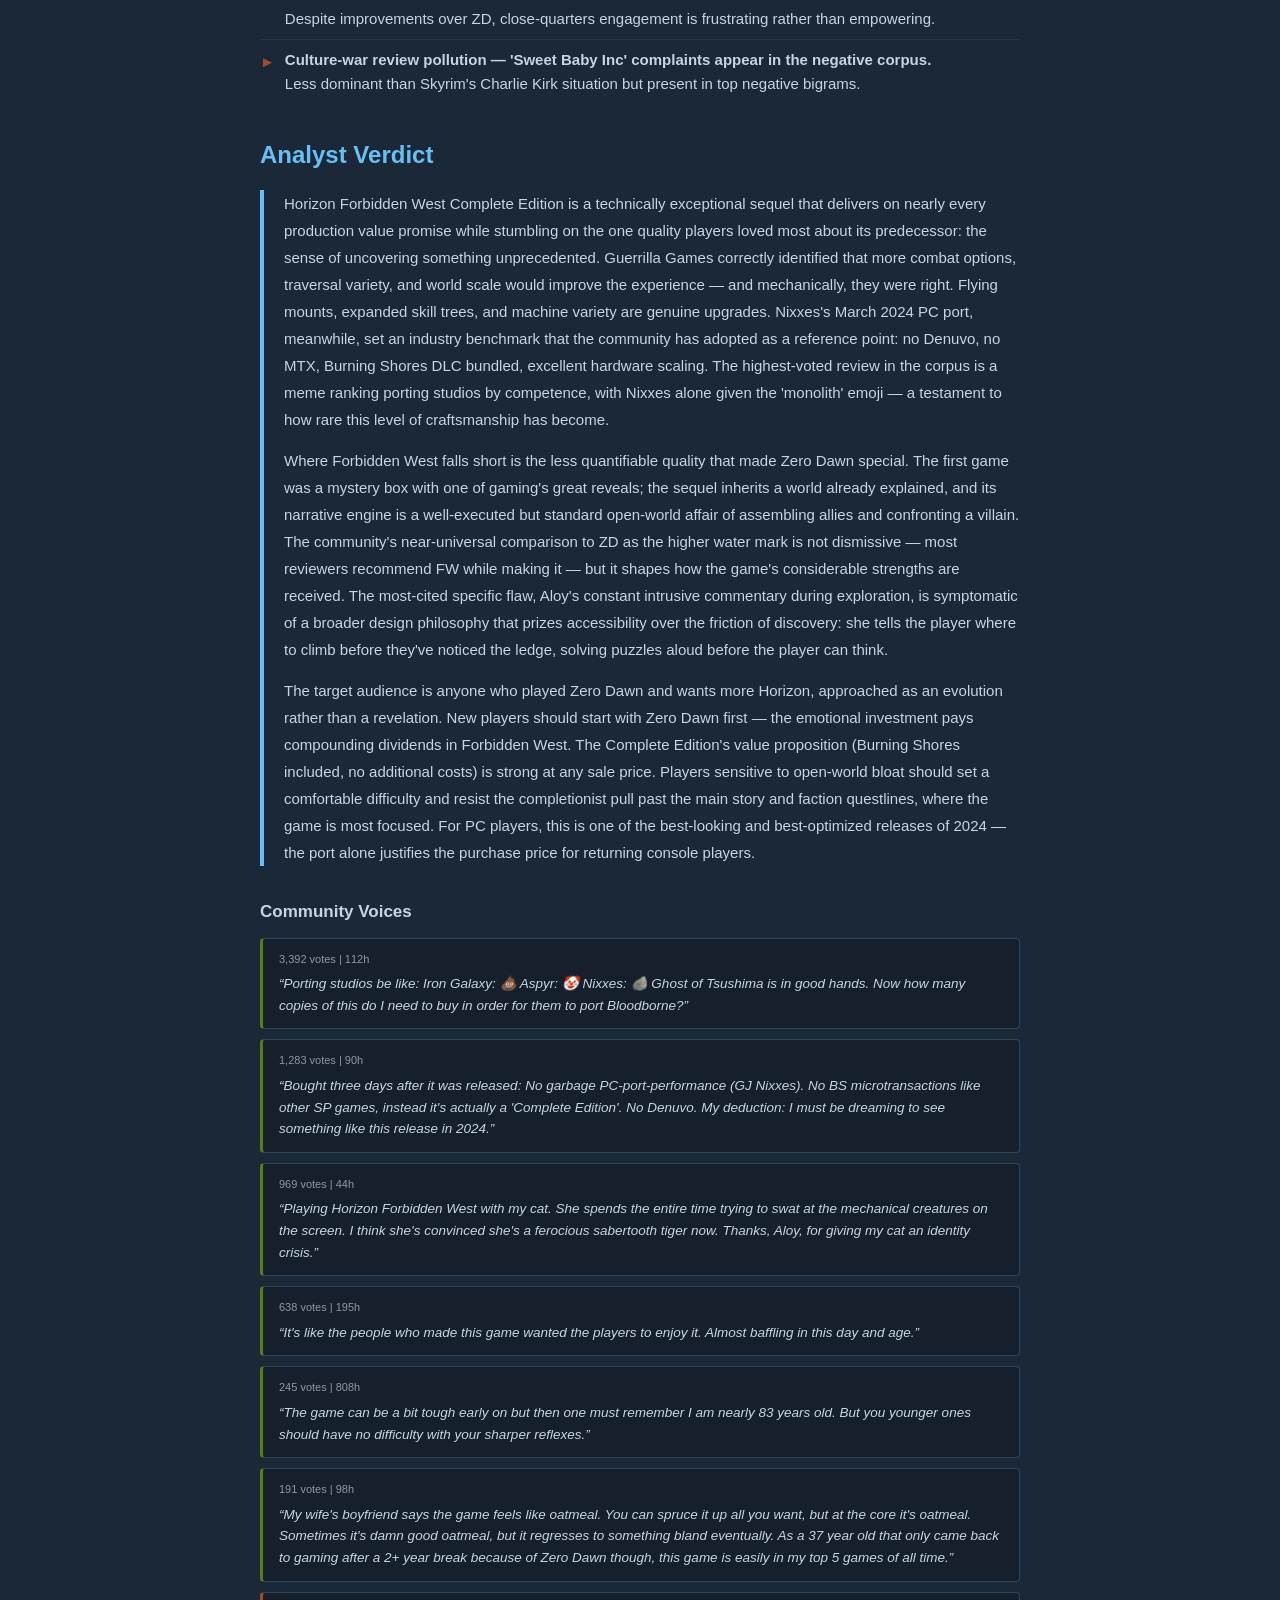
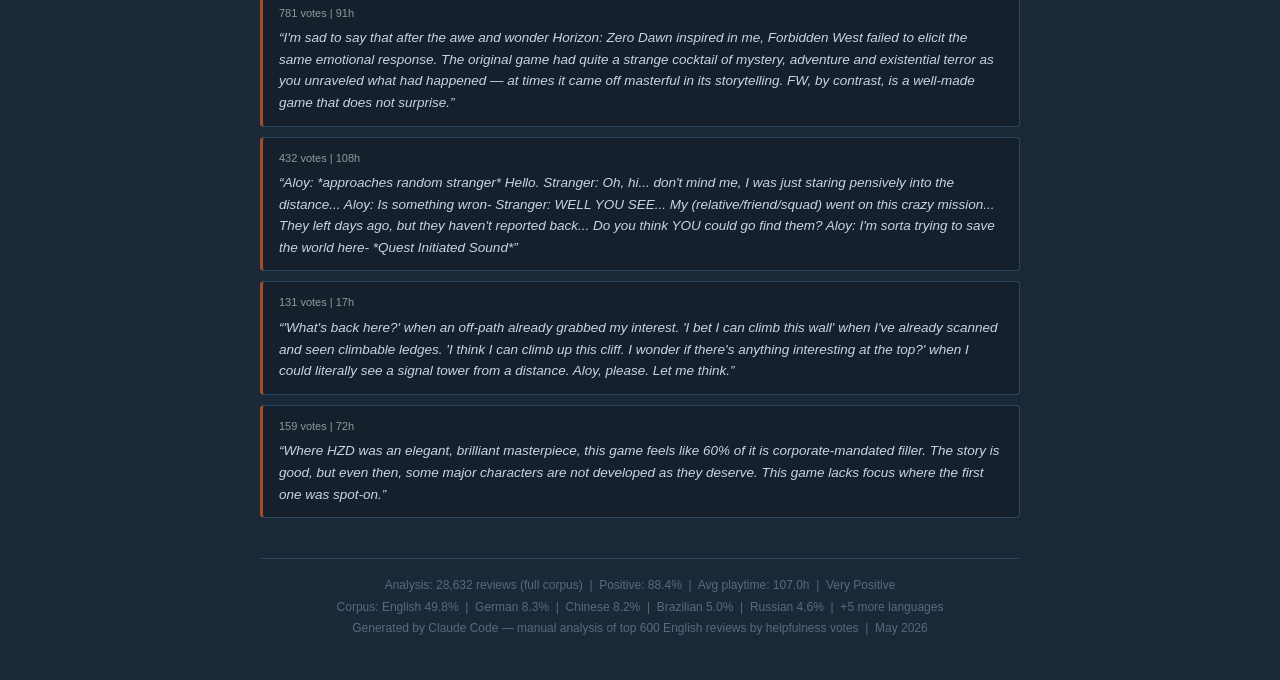
<file: reports/horizon_forbidden_west.html>
<!DOCTYPE html>
<html lang="en">
<head><meta charset="UTF-8"><meta name="viewport" content="width=device-width,initial-scale=1.0">
<meta name="description" content="Steam review analysis of Horizon Forbidden West Complete Edition — Very Positive (88.4% positive, 28,632 reviews)">
<title>Horizon Forbidden West – Steam Review Analysis</title>
<style>
*, *::before, *::after { box-sizing: border-box; margin: 0; padding: 0; }

body {
  background: #1b2838;
  color: #c7d5e0;
  font-family: 'Motiva Sans', Arial, sans-serif;
  font-size: 16px;
  line-height: 1.6;
}

/* Nav */
.nav-bar {
  background: #16202c;
  border-bottom: 1px solid #2a475e;
  padding: 10px 24px;
  display: flex;
  align-items: center;
  gap: 16px;
  position: sticky;
  top: 0;
  z-index: 100;
}
.nav-back { color: #66c0f4; text-decoration: none; font-size: 14px; transition: color .15s; }
.nav-back:hover { color: #8fd3f4; text-decoration: underline; }
.nav-game { color: #8f98a0; font-size: 14px; }

/* Container */
.container { max-width: 800px; margin: 0 auto; padding: 40px 20px; }

/* Header */
.header {
  display: flex; justify-content: space-between; align-items: flex-start;
  gap: 20px; padding-bottom: 28px; margin-bottom: 32px;
  border-bottom: 1px solid #2a475e;
}
.game-name { font-size: 32px; font-weight: bold; color: #fff; line-height: 1.2; margin-bottom: 6px; }
.subtitle   { font-size: 15px; color: #8f98a0; }
.header-right { text-align: right; flex-shrink: 0; }
.steam-rating { font-size: 20px; font-weight: bold; color: #66c0f4; margin-bottom: 4px; }
.review-count { font-size: 13px; color: #8f98a0; }

/* Stats bar */
.stats-bar {
  background: #16202c; border: 1px solid #2a475e; border-radius: 6px;
  padding: 16px 24px; display: flex; flex-wrap: wrap; gap: 0; margin-bottom: 28px;
}
.stat-item { flex: 1; min-width: 120px; padding: 4px 16px; }
.stat-item:first-child { padding-left: 0; }
.stat-item + .stat-item { border-left: 1px solid #2a475e; }
.stat-label { font-size: 10px; color: #8f98a0; text-transform: uppercase; letter-spacing: 1px; display: block; margin-bottom: 3px; }
.stat-value { font-size: 18px; font-weight: bold; color: #c7d5e0; display: block; }

/* Ratio bar */
.ratio-wrap { margin-bottom: 28px; }
.ratio-labels { display: flex; justify-content: space-between; font-size: 12px; margin-bottom: 6px; }
.label-pos { color: #a4d007; font-weight: bold; }
.label-neg { color: #e05c37; font-weight: bold; }
.ratio-track { height: 6px; background: rgba(163,76,37,.35); border-radius: 3px; overflow: hidden; }
.ratio-fill  { height: 100%; background: linear-gradient(90deg,#5c7e10,#a4d007); border-radius: 3px; }

/* Language pills */
.lang-bar { display: flex; flex-wrap: wrap; gap: 6px; margin-bottom: 28px; }
.lang-pill { background: #16202c; border: 1px solid #2a475e; border-radius: 20px; padding: 4px 12px; font-size: 12px; color: #8f98a0; }
.lang-pill strong { color: #c7d5e0; }

/* Sections */
.section { margin-bottom: 32px; }
.section-heading { font-size: 24px; font-weight: bold; margin-bottom: 16px; }
.section-heading.pros    { color: #5c7e10; }
.section-heading.cons    { color: #a34c25; }
.section-heading.verdict { color: #66c0f4; }
.section-heading.stats   { color: #c7d5e0; }

/* List items */
.item-list { list-style: none; }
.item-list li {
  display: flex; align-items: flex-start; gap: 10px;
  padding: 8px 0; border-bottom: 1px solid rgba(255,255,255,.05);
  line-height: 1.6; font-size: 15px;
}
.item-list li:last-child { border-bottom: none; }
.marker      { flex-shrink: 0; margin-top: 2px; }
.marker.pros { color: #5c7e10; }
.marker.cons { color: #a34c25; }

/* Verdict */
.verdict-body {
  border-left: 4px solid #66c0f4;
  padding-left: 20px; font-size: 15px; line-height: 1.8; color: #c7d5e0;
}
.verdict-body p + p { margin-top: 14px; }

/* Callout */
.callout {
  background: rgba(193,176,75,.08); border: 1px solid rgba(193,176,75,.3);
  border-left: 4px solid #c1b04b; border-radius: 4px;
  padding: 12px 16px; margin-bottom: 28px; font-size: 14px; line-height: 1.7;
  color: #c7d5e0;
}
.callout-title { font-weight: bold; color: #c1b04b; margin-bottom: 4px; font-size: 13px; text-transform: uppercase; letter-spacing: .5px; }

/* Quote cards */
.quotes { display: flex; flex-direction: column; gap: 10px; }
.quote-card { background: #16202c; border: 1px solid #2a475e; border-radius: 4px; padding: 12px 16px; }
.quote-card.pos { border-left: 3px solid #5c7e10; }
.quote-card.neg { border-left: 3px solid #a34c25; }
.quote-meta { font-size: 11px; color: #8f98a0; margin-bottom: 5px; }
.quote-text { font-size: 13.5px; font-style: italic; line-height: 1.6; }

/* Playtime bars */
.pt-bars { display: flex; flex-direction: column; gap: 8px; }
.pt-row { display: flex; align-items: center; gap: 12px; font-size: 13px; }
.pt-label { width: 90px; color: #8f98a0; flex-shrink: 0; }
.pt-track { flex: 1; background: #0e1923; border-radius: 2px; height: 14px; overflow: hidden; }
.pt-fill  { height: 100%; border-radius: 2px; background: linear-gradient(90deg,#2a5f8a,#66c0f4); }
.pt-count { width: 50px; text-align: right; color: #c7d5e0; }

/* Footer */
.footer {
  margin-top: 40px; padding-top: 16px; border-top: 1px solid #2a475e;
  font-size: 12px; color: #566b7d; text-align: center; line-height: 1.8;
}
</style></head><body>
<nav class="nav-bar"><a href="index.html" class="nav-back">&#8592; Back to Dashboard</a><span class="nav-game">Horizon Forbidden West Complete Edition</span></nav>
<div class="container">
<div class="header"><div class="header-left"><div class="game-name">Horizon Forbidden West<br><span style="font-size:20px;font-weight:normal;color:#8f98a0">Complete Edition</span></div><div class="subtitle">Steam Review Analysis &nbsp;|&nbsp; Guerrilla Games &nbsp;|&nbsp; PC Release 2024</div></div><div class="header-right"><div class="steam-rating">Very Positive</div><div class="review-count">28,632 reviews analyzed</div></div></div>
<div class="stats-bar">
<div class="stat-item"><span class="stat-label">Positive Ratio</span><span class="stat-value">88.4%</span></div>
<div class="stat-item"><span class="stat-label">Avg Playtime</span><span class="stat-value">107.0 h</span></div>
<div class="stat-item"><span class="stat-label">Median Playtime</span><span class="stat-value">82.4 h</span></div>
<div class="stat-item"><span class="stat-label">Total Reviews</span><span class="stat-value">28,632</span></div>
</div>
<div class="ratio-wrap"><div class="ratio-labels"><span class="label-pos">&#9650; Recommended &nbsp; 25,301 (88.4%)</span><span class="label-neg">3,331 (11.6%) &nbsp; Not Recommended &#9650;</span></div><div class="ratio-track"><div class="ratio-fill" style="width:88.4%"></div></div></div>
<div class="section"><div class="section-heading stats" style="font-size:17px;margin-bottom:12px;">Language Distribution (top 10)</div><div class="lang-bar">
<span class="lang-pill"><strong>English</strong> 49.8%</span>
<span class="lang-pill"><strong>Deutsch</strong> 8.3%</span>
<span class="lang-pill"><strong>简体中文</strong> 8.2%</span>
<span class="lang-pill"><strong>Português-BR</strong> 5.0%</span>
<span class="lang-pill"><strong>Русский</strong> 4.6%</span>
<span class="lang-pill"><strong>Français</strong> 4.4%</span>
<span class="lang-pill"><strong>Español</strong> 4.0%</span>
<span class="lang-pill"><strong>Polski</strong> 3.2%</span>
<span class="lang-pill"><strong>한국어</strong> 2.5%</span>
<span class="lang-pill"><strong>Italiano</strong> 1.6%</span>
</div></div>
<div class="section"><div class="section-heading stats" style="font-size:17px;margin-bottom:12px;">Playtime Distribution</div><div class="pt-bars">
<div class="pt-row"><span class="pt-label">&lt;30h</span><div class="pt-track"><div class="pt-fill" style="width:15.7%"></div></div><span class="pt-count">4,497</span></div>
<div class="pt-row"><span class="pt-label">30–80h</span><div class="pt-track"><div class="pt-fill" style="width:32.6%"></div></div><span class="pt-count">9,345</span></div>
<div class="pt-row"><span class="pt-label">80h+</span><div class="pt-track"><div class="pt-fill" style="width:51.7%"></div></div><span class="pt-count">14,790</span></div>
</div></div>
<div class="section"><div class="section-heading pros">Pros</div><ul class="item-list">
<li><span class="marker pros">&#9658;</span><span><strong>Nixxes PC port sets the industry benchmark — no Denuvo, no MTX, Burning Shores bundled free.</strong><br>The top review (3,392 votes) is a meme ranking porting studios; Nixxes alone gets the 'monolith' emoji.</span></li>
<li><span class="marker pros">&#9658;</span><span><strong>Visuals are best-in-class for open-world games — consistently 'you forget what reality is.'</strong><br>Scales from RTX 3050 laptops at 60fps to 4070 rigs at 1440p Ultra without breaking a sweat.</span></li>
<li><span class="marker pros">&#9658;</span><span><strong>Flying mounts, underwater diving, and expanded weapon variety are genuine upgrades over Zero Dawn.</strong><br>Machine design is universally praised; skill tree delivers more meaningful choices than HZD.</span></li>
<li><span class="marker pros">&#9658;</span><span><strong>Each tribe (Utaru, Quen, Tenakth, Oseram) has distinct culture, lore, and architecture.</strong><br>Cauldrons and Tallnecks are redesigned to feel unique rather than templated copy-pastes.</span></li>
<li><span class="marker pros">&#9658;</span><span><strong>Strong ensemble cast with some of the best motion capture in gaming.</strong><br>Lance Reddick's Sylens is specifically mourned; Burning Shores DLC praised as a worthy coda.</span></li>
<li><span class="marker pros">&#9658;</span><span><strong>Complete Edition value: Burning Shores DLC bundled, autoloot, photo mode, no extra cost.</strong><br>'What every AAA game should look like at launch' is the community's repeating verdict.</span></li>
<li><span class="marker pros">&#9658;</span><span><strong>The 'Bloodborne PC' phenomenon — reviews pile up requesting Sony PC ports because of Nixxes.</strong><br>This attests to how thoroughly the port quality converted console gamers into PC advocates.</span></li>
</ul></div>
<div class="section"><div class="section-heading cons">Cons</div><ul class="item-list">
<li><span class="marker cons">&#9658;</span><span><strong>Story can't replicate Zero Dawn's revelatory mystery — the world's central question is already answered.</strong><br>Sylens barely appears; the villain's motivation is weaker; the sequel inherits a solved world.</span></li>
<li><span class="marker cons">&#9658;</span><span><strong>Aloy narrates her next action before the player can think — intrusive commentary kills exploration.</strong><br>'I bet I can climb this wall' while you're still scanning; 'I wonder what's at the top?' before you've looked.</span></li>
<li><span class="marker cons">&#9658;</span><span><strong>FW adopted 'more is more' where Zero Dawn was focused — bloated and grindy by comparison.</strong><br>'An 80-hour game of chores' is the recurring critical summary from ZD veterans.</span></li>
<li><span class="marker cons">&#9658;</span><span><strong>Melee combat remains the weakest pillar — the spear feels underpowered against machine-focused encounters.</strong><br>Despite improvements over ZD, close-quarters engagement is frustrating rather than empowering.</span></li>
<li><span class="marker cons">&#9658;</span><span><strong>Culture-war review pollution — 'Sweet Baby Inc' complaints appear in the negative corpus.</strong><br>Less dominant than Skyrim's Charlie Kirk situation but present in top negative bigrams.</span></li>
</ul></div>
<div class="section"><div class="section-heading verdict">Analyst Verdict</div><div class="verdict-body">
<p>Horizon Forbidden West Complete Edition is a technically exceptional sequel that delivers on nearly every production value promise while stumbling on the one quality players loved most about its predecessor: the sense of uncovering something unprecedented. Guerrilla Games correctly identified that more combat options, traversal variety, and world scale would improve the experience — and mechanically, they were right. Flying mounts, expanded skill trees, and machine variety are genuine upgrades. Nixxes's March 2024 PC port, meanwhile, set an industry benchmark that the community has adopted as a reference point: no Denuvo, no MTX, Burning Shores DLC bundled, excellent hardware scaling. The highest-voted review in the corpus is a meme ranking porting studios by competence, with Nixxes alone given the 'monolith' emoji — a testament to how rare this level of craftsmanship has become.</p>
<p>Where Forbidden West falls short is the less quantifiable quality that made Zero Dawn special. The first game was a mystery box with one of gaming's great reveals; the sequel inherits a world already explained, and its narrative engine is a well-executed but standard open-world affair of assembling allies and confronting a villain. The community's near-universal comparison to ZD as the higher water mark is not dismissive — most reviewers recommend FW while making it — but it shapes how the game's considerable strengths are received. The most-cited specific flaw, Aloy's constant intrusive commentary during exploration, is symptomatic of a broader design philosophy that prizes accessibility over the friction of discovery: she tells the player where to climb before they've noticed the ledge, solving puzzles aloud before the player can think.</p>
<p>The target audience is anyone who played Zero Dawn and wants more Horizon, approached as an evolution rather than a revelation. New players should start with Zero Dawn first — the emotional investment pays compounding dividends in Forbidden West. The Complete Edition's value proposition (Burning Shores included, no additional costs) is strong at any sale price. Players sensitive to open-world bloat should set a comfortable difficulty and resist the completionist pull past the main story and faction questlines, where the game is most focused. For PC players, this is one of the best-looking and best-optimized releases of 2024 — the port alone justifies the purchase price for returning console players.</p>
</div></div>
<div class="section"><div class="section-heading stats" style="font-size:17px;margin-bottom:12px;">Community Voices</div><div class="quotes">
<div class="quote-card pos"><div class="quote-meta">3,392 votes | 112h</div><div class="quote-text">&#8220;Porting studios be like: Iron Galaxy: 💩 Aspyr: 🤡 Nixxes: 🪨  Ghost of Tsushima is in good hands. Now how many copies of this do I need to buy in order for them to port Bloodborne?&#8221;</div></div>
<div class="quote-card pos"><div class="quote-meta">1,283 votes | 90h</div><div class="quote-text">&#8220;Bought three days after it was released: No garbage PC-port-performance (GJ Nixxes). No BS microtransactions like other SP games, instead it's actually a 'Complete Edition'. No Denuvo. My deduction: I must be dreaming to see something like this release in 2024.&#8221;</div></div>
<div class="quote-card pos"><div class="quote-meta">969 votes | 44h</div><div class="quote-text">&#8220;Playing Horizon Forbidden West with my cat. She spends the entire time trying to swat at the mechanical creatures on the screen. I think she's convinced she's a ferocious sabertooth tiger now. Thanks, Aloy, for giving my cat an identity crisis.&#8221;</div></div>
<div class="quote-card pos"><div class="quote-meta">638 votes | 195h</div><div class="quote-text">&#8220;It's like the people who made this game wanted the players to enjoy it. Almost baffling in this day and age.&#8221;</div></div>
<div class="quote-card pos"><div class="quote-meta">245 votes | 808h</div><div class="quote-text">&#8220;The game can be a bit tough early on but then one must remember I am nearly 83 years old. But you younger ones should have no difficulty with your sharper reflexes.&#8221;</div></div>
<div class="quote-card pos"><div class="quote-meta">191 votes | 98h</div><div class="quote-text">&#8220;My wife's boyfriend says the game feels like oatmeal. You can spruce it up all you want, but at the core it's oatmeal. Sometimes it's damn good oatmeal, but it regresses to something bland eventually. As a 37 year old that only came back to gaming after a 2+ year break because of Zero Dawn though, this game is easily in my top 5 games of all time.&#8221;</div></div>
<div class="quote-card neg"><div class="quote-meta">781 votes | 91h</div><div class="quote-text">&#8220;I'm sad to say that after the awe and wonder Horizon: Zero Dawn inspired in me, Forbidden West failed to elicit the same emotional response. The original game had quite a strange cocktail of mystery, adventure and existential terror as you unraveled what had happened — at times it came off masterful in its storytelling. FW, by contrast, is a well-made game that does not surprise.&#8221;</div></div>
<div class="quote-card neg"><div class="quote-meta">432 votes | 108h</div><div class="quote-text">&#8220;Aloy: *approaches random stranger* Hello.  Stranger: Oh, hi... don't mind me, I was just staring pensively into the distance...  Aloy: Is something wron-  Stranger: WELL YOU SEE... My (relative/friend/squad) went on this crazy mission... They left days ago, but they haven't reported back... Do you think YOU could go find them?  Aloy: I'm sorta trying to save the world here-  *Quest Initiated Sound*&#8221;</div></div>
<div class="quote-card neg"><div class="quote-meta">131 votes | 17h</div><div class="quote-text">&#8220;'What's back here?' when an off-path already grabbed my interest. 'I bet I can climb this wall' when I've already scanned and seen climbable ledges. 'I think I can climb up this cliff. I wonder if there's anything interesting at the top?' when I could literally see a signal tower from a distance. Aloy, please. Let me think.&#8221;</div></div>
<div class="quote-card neg"><div class="quote-meta">159 votes | 72h</div><div class="quote-text">&#8220;Where HZD was an elegant, brilliant masterpiece, this game feels like 60% of it is corporate-mandated filler. The story is good, but even then, some major characters are not developed as they deserve. This game lacks focus where the first one was spot-on.&#8221;</div></div>
</div></div>
<div class="footer">Analysis: 28,632 reviews (full corpus) &nbsp;|&nbsp; Positive: 88.4% &nbsp;|&nbsp; Avg playtime: 107.0h &nbsp;|&nbsp; Very Positive<br>Corpus: English 49.8% &nbsp;|&nbsp; German 8.3% &nbsp;|&nbsp; Chinese 8.2% &nbsp;|&nbsp; Brazilian 5.0% &nbsp;|&nbsp; Russian 4.6% &nbsp;|&nbsp; +5 more languages<br>Generated by Claude Code — manual analysis of top 600 English reviews by helpfulness votes &nbsp;|&nbsp; May 2026</div>
</div></body></html>
</file>
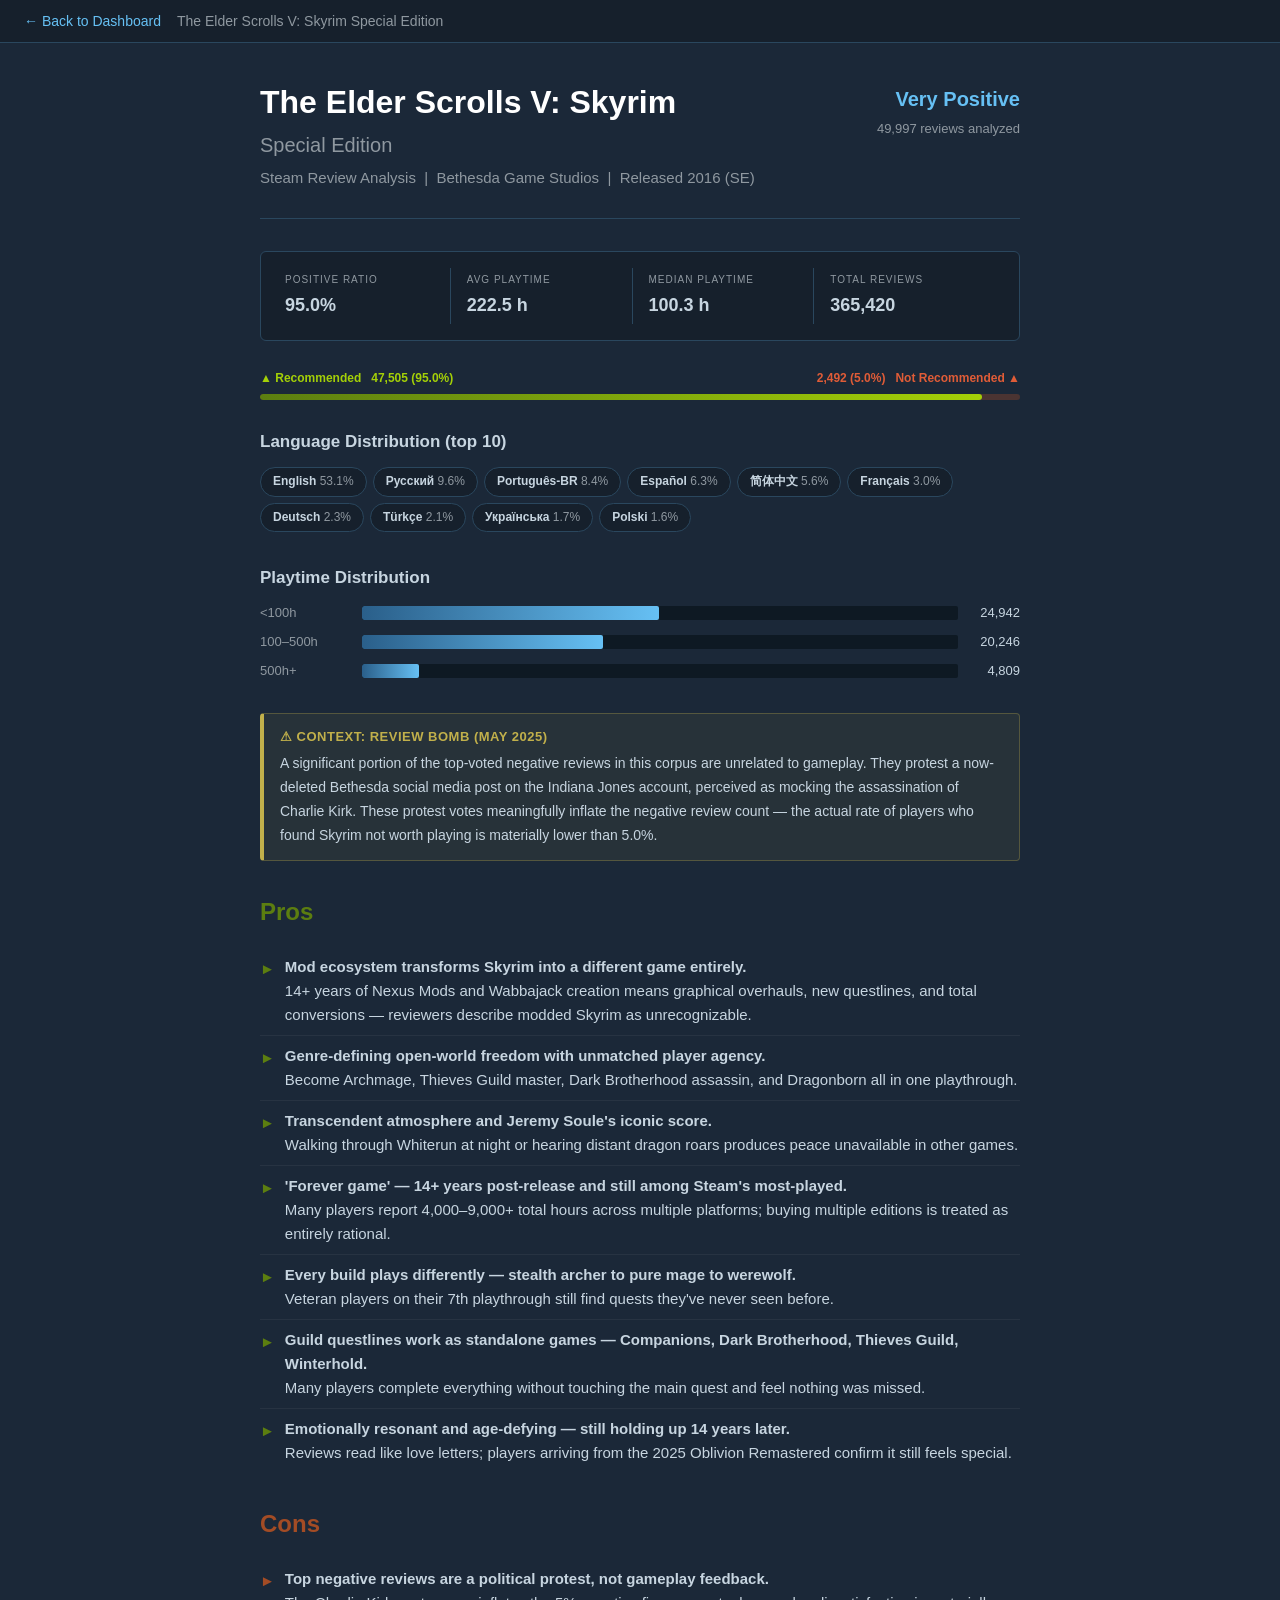
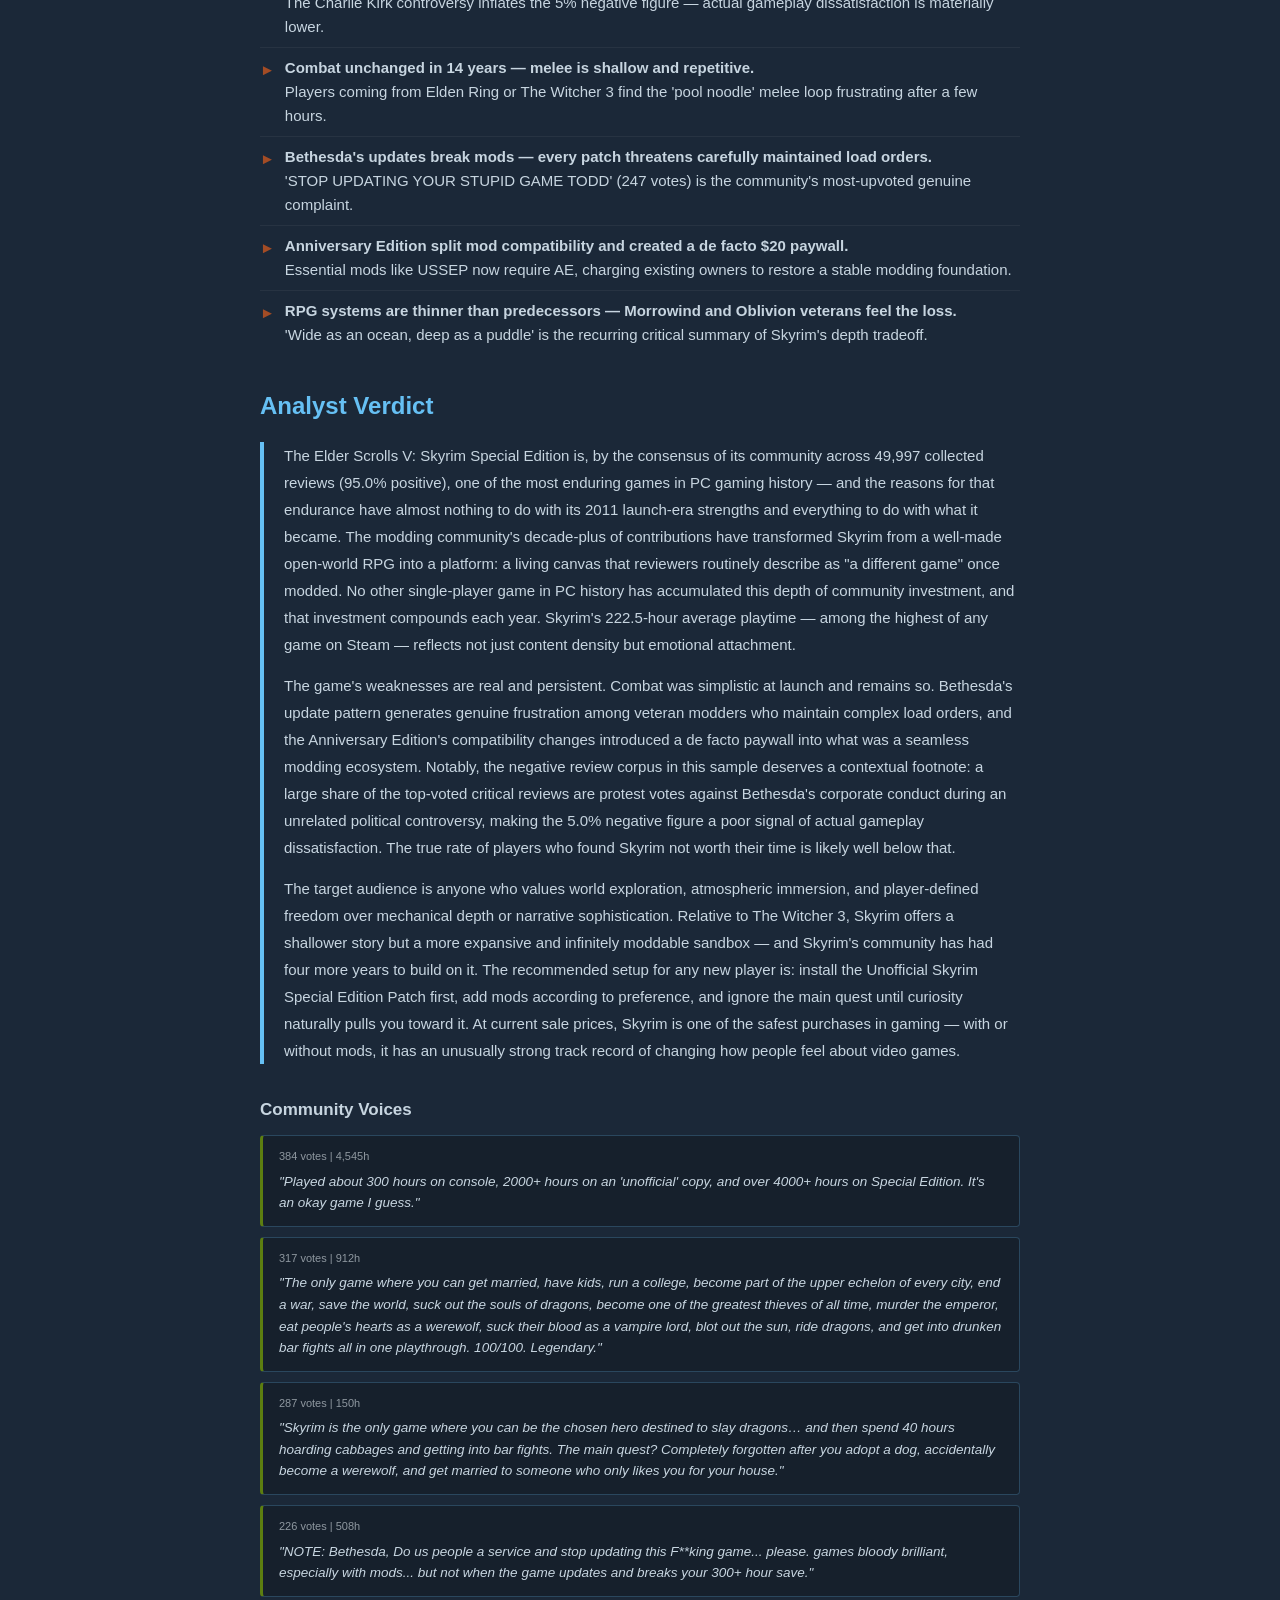
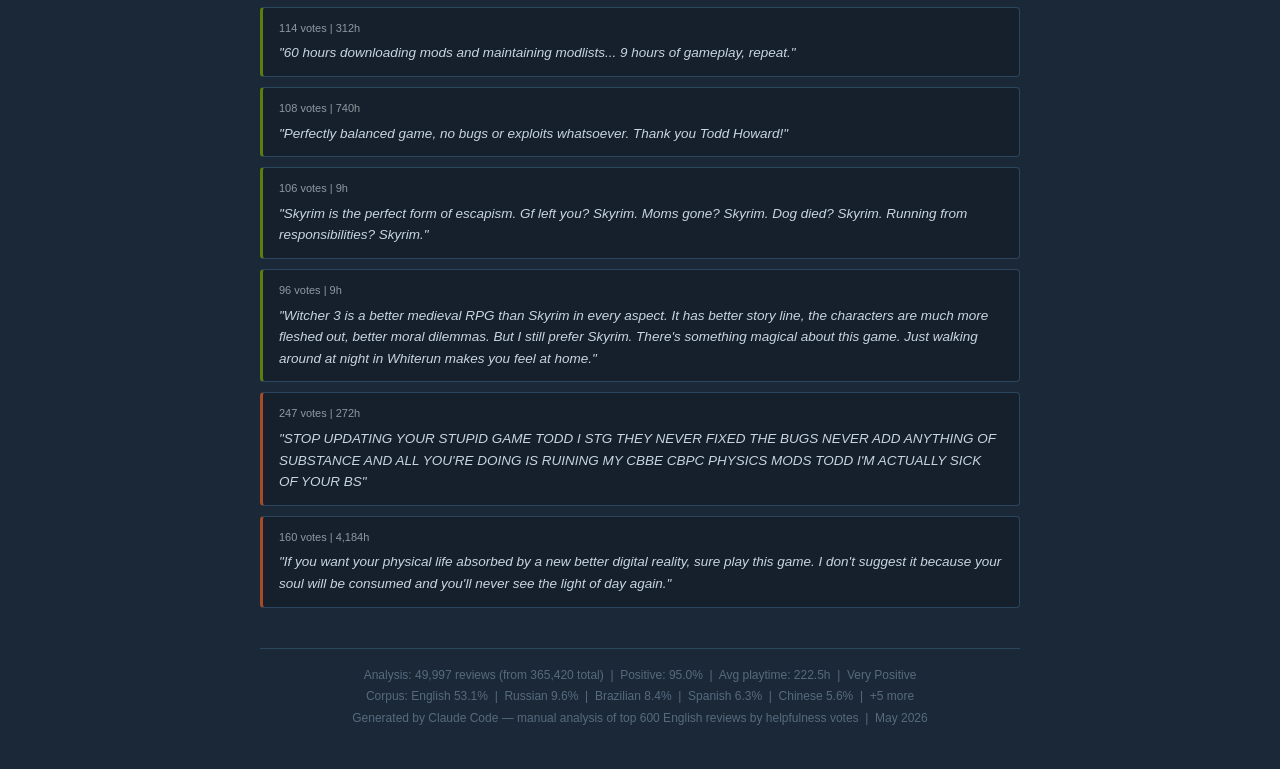
<file: reports/skyrim.html>
<!DOCTYPE html>
<html lang="en">
<head><meta charset="UTF-8"><meta name="viewport" content="width=device-width,initial-scale=1.0">
<meta name="description" content="Steam review analysis of The Elder Scrolls V: Skyrim Special Edition — Very Positive (95.0% positive)">
<meta property="og:title" content="Skyrim SE – Steam Review Analysis">
<title>The Elder Scrolls V: Skyrim SE – Steam Review Analysis</title>
<style>
*, *::before, *::after { box-sizing: border-box; margin: 0; padding: 0; }

body {
  background: #1b2838;
  color: #c7d5e0;
  font-family: 'Motiva Sans', Arial, sans-serif;
  font-size: 16px;
  line-height: 1.6;
}

/* Nav */
.nav-bar {
  background: #16202c;
  border-bottom: 1px solid #2a475e;
  padding: 10px 24px;
  display: flex;
  align-items: center;
  gap: 16px;
  position: sticky;
  top: 0;
  z-index: 100;
}
.nav-back { color: #66c0f4; text-decoration: none; font-size: 14px; transition: color .15s; }
.nav-back:hover { color: #8fd3f4; text-decoration: underline; }
.nav-game { color: #8f98a0; font-size: 14px; }

/* Container */
.container { max-width: 800px; margin: 0 auto; padding: 40px 20px; }

/* Header */
.header {
  display: flex; justify-content: space-between; align-items: flex-start;
  gap: 20px; padding-bottom: 28px; margin-bottom: 32px;
  border-bottom: 1px solid #2a475e;
}
.game-name { font-size: 32px; font-weight: bold; color: #fff; line-height: 1.2; margin-bottom: 6px; }
.subtitle   { font-size: 15px; color: #8f98a0; }
.header-right { text-align: right; flex-shrink: 0; }
.steam-rating { font-size: 20px; font-weight: bold; color: #66c0f4; margin-bottom: 4px; }
.review-count { font-size: 13px; color: #8f98a0; }

/* Stats bar */
.stats-bar {
  background: #16202c; border: 1px solid #2a475e; border-radius: 6px;
  padding: 16px 24px; display: flex; flex-wrap: wrap; gap: 0; margin-bottom: 28px;
}
.stat-item { flex: 1; min-width: 120px; padding: 4px 16px; }
.stat-item:first-child { padding-left: 0; }
.stat-item + .stat-item { border-left: 1px solid #2a475e; }
.stat-label { font-size: 10px; color: #8f98a0; text-transform: uppercase; letter-spacing: 1px; display: block; margin-bottom: 3px; }
.stat-value { font-size: 18px; font-weight: bold; color: #c7d5e0; display: block; }

/* Ratio bar */
.ratio-wrap { margin-bottom: 28px; }
.ratio-labels { display: flex; justify-content: space-between; font-size: 12px; margin-bottom: 6px; }
.label-pos { color: #a4d007; font-weight: bold; }
.label-neg { color: #e05c37; font-weight: bold; }
.ratio-track { height: 6px; background: rgba(163,76,37,.35); border-radius: 3px; overflow: hidden; }
.ratio-fill  { height: 100%; background: linear-gradient(90deg,#5c7e10,#a4d007); border-radius: 3px; }

/* Language pills */
.lang-bar { display: flex; flex-wrap: wrap; gap: 6px; margin-bottom: 28px; }
.lang-pill { background: #16202c; border: 1px solid #2a475e; border-radius: 20px; padding: 4px 12px; font-size: 12px; color: #8f98a0; }
.lang-pill strong { color: #c7d5e0; }

/* Sections */
.section { margin-bottom: 32px; }
.section-heading { font-size: 24px; font-weight: bold; margin-bottom: 16px; }
.section-heading.pros    { color: #5c7e10; }
.section-heading.cons    { color: #a34c25; }
.section-heading.verdict { color: #66c0f4; }
.section-heading.stats   { color: #c7d5e0; }

/* List items */
.item-list { list-style: none; }
.item-list li {
  display: flex; align-items: flex-start; gap: 10px;
  padding: 8px 0; border-bottom: 1px solid rgba(255,255,255,.05);
  line-height: 1.6; font-size: 15px;
}
.item-list li:last-child { border-bottom: none; }
.marker      { flex-shrink: 0; margin-top: 2px; }
.marker.pros { color: #5c7e10; }
.marker.cons { color: #a34c25; }

/* Verdict */
.verdict-body {
  border-left: 4px solid #66c0f4;
  padding-left: 20px; font-size: 15px; line-height: 1.8; color: #c7d5e0;
}
.verdict-body p + p { margin-top: 14px; }

/* Callout */
.callout {
  background: rgba(193,176,75,.08); border: 1px solid rgba(193,176,75,.3);
  border-left: 4px solid #c1b04b; border-radius: 4px;
  padding: 12px 16px; margin-bottom: 16px; font-size: 14px; line-height: 1.7;
  color: #c7d5e0;
}
.callout-title { font-weight: bold; color: #c1b04b; margin-bottom: 4px; font-size: 13px; text-transform: uppercase; letter-spacing: .5px; }

/* Quote cards */
.quotes { display: flex; flex-direction: column; gap: 10px; }
.quote-card { background: #16202c; border: 1px solid #2a475e; border-radius: 4px; padding: 12px 16px; }
.quote-card.pos { border-left: 3px solid #5c7e10; }
.quote-card.neg { border-left: 3px solid #a34c25; }
.quote-meta { font-size: 11px; color: #8f98a0; margin-bottom: 5px; }
.quote-text { font-size: 13.5px; font-style: italic; line-height: 1.6; }

/* Playtime bars */
.pt-bars { display: flex; flex-direction: column; gap: 8px; }
.pt-row { display: flex; align-items: center; gap: 12px; font-size: 13px; }
.pt-label { width: 90px; color: #8f98a0; flex-shrink: 0; }
.pt-track { flex: 1; background: #0e1923; border-radius: 2px; height: 14px; overflow: hidden; }
.pt-fill  { height: 100%; border-radius: 2px; background: linear-gradient(90deg,#2a5f8a,#66c0f4); }
.pt-count { width: 50px; text-align: right; color: #c7d5e0; }

/* Footer */
.footer {
  margin-top: 40px; padding-top: 16px; border-top: 1px solid #2a475e;
  font-size: 12px; color: #566b7d; text-align: center; line-height: 1.8;
}
</style></head><body>
<nav class="nav-bar"><a href="index.html" class="nav-back">&#8592; Back to Dashboard</a><span class="nav-game">The Elder Scrolls V: Skyrim Special Edition</span></nav>
<div class="container">
<div class="header">
<div class="header-left">
<div class="game-name">The Elder Scrolls V: Skyrim<br><span style="font-size:20px;font-weight:normal;color:#8f98a0">Special Edition</span></div>
<div class="subtitle">Steam Review Analysis &nbsp;|&nbsp; Bethesda Game Studios &nbsp;|&nbsp; Released 2016 (SE)</div>
</div>
<div class="header-right">
<div class="steam-rating">Very Positive</div>
<div class="review-count">49,997 reviews analyzed</div>
</div>
</div>
<div class="stats-bar">
<div class="stat-item"><span class="stat-label">Positive Ratio</span><span class="stat-value">95.0%</span></div>
<div class="stat-item"><span class="stat-label">Avg Playtime</span><span class="stat-value">222.5 h</span></div>
<div class="stat-item"><span class="stat-label">Median Playtime</span><span class="stat-value">100.3 h</span></div>
<div class="stat-item"><span class="stat-label">Total Reviews</span><span class="stat-value">365,420</span></div>
</div>
<div class="ratio-wrap">
<div class="ratio-labels"><span class="label-pos">&#9650; Recommended &nbsp; 47,505 (95.0%)</span><span class="label-neg">2,492 (5.0%) &nbsp; Not Recommended &#9650;</span></div>
<div class="ratio-track"><div class="ratio-fill" style="width:95%"></div></div>
</div>
<div class="section"><div class="section-heading stats" style="font-size:17px;margin-bottom:12px;">Language Distribution (top 10)</div>
<div class="lang-bar">
<span class="lang-pill"><strong>English</strong> 53.1%</span>
<span class="lang-pill"><strong>Русский</strong> 9.6%</span>
<span class="lang-pill"><strong>Português-BR</strong> 8.4%</span>
<span class="lang-pill"><strong>Español</strong> 6.3%</span>
<span class="lang-pill"><strong>简体中文</strong> 5.6%</span>
<span class="lang-pill"><strong>Français</strong> 3.0%</span>
<span class="lang-pill"><strong>Deutsch</strong> 2.3%</span>
<span class="lang-pill"><strong>Türkçe</strong> 2.1%</span>
<span class="lang-pill"><strong>Українська</strong> 1.7%</span>
<span class="lang-pill"><strong>Polski</strong> 1.6%</span>
</div></div>
<div class="section"><div class="section-heading stats" style="font-size:17px;margin-bottom:12px;">Playtime Distribution</div>
<div class="pt-bars">
<div class="pt-row"><span class="pt-label"><100h</span><div class="pt-track"><div class="pt-fill" style="width:49.9%"></div></div><span class="pt-count">24,942</span></div>
<div class="pt-row"><span class="pt-label">100–500h</span><div class="pt-track"><div class="pt-fill" style="width:40.5%"></div></div><span class="pt-count">20,246</span></div>
<div class="pt-row"><span class="pt-label">500h+</span><div class="pt-track"><div class="pt-fill" style="width:9.6%"></div></div><span class="pt-count">4,809</span></div>
</div></div>
<div class="section">
<div class="callout">
<div class="callout-title">&#9888; Context: Review Bomb (May 2025)</div>
A significant portion of the top-voted negative reviews in this corpus are unrelated to gameplay. They protest a now-deleted Bethesda social media post on the Indiana Jones account, perceived as mocking the assassination of Charlie Kirk. These protest votes meaningfully inflate the negative review count — the actual rate of players who found Skyrim not worth playing is materially lower than 5.0%.
</div></div>
<div class="section">
<div class="section-heading pros">Pros</div>
<ul class="item-list">
<li><span class="marker pros">&#9658;</span><span><strong>Mod ecosystem transforms Skyrim into a different game entirely.</strong><br>14+ years of Nexus Mods and Wabbajack creation means graphical overhauls, new questlines, and total conversions — reviewers describe modded Skyrim as unrecognizable.</span></li>
<li><span class="marker pros">&#9658;</span><span><strong>Genre-defining open-world freedom with unmatched player agency.</strong><br>Become Archmage, Thieves Guild master, Dark Brotherhood assassin, and Dragonborn all in one playthrough.</span></li>
<li><span class="marker pros">&#9658;</span><span><strong>Transcendent atmosphere and Jeremy Soule's iconic score.</strong><br>Walking through Whiterun at night or hearing distant dragon roars produces peace unavailable in other games.</span></li>
<li><span class="marker pros">&#9658;</span><span><strong>'Forever game' — 14+ years post-release and still among Steam's most-played.</strong><br>Many players report 4,000–9,000+ total hours across multiple platforms; buying multiple editions is treated as entirely rational.</span></li>
<li><span class="marker pros">&#9658;</span><span><strong>Every build plays differently — stealth archer to pure mage to werewolf.</strong><br>Veteran players on their 7th playthrough still find quests they've never seen before.</span></li>
<li><span class="marker pros">&#9658;</span><span><strong>Guild questlines work as standalone games — Companions, Dark Brotherhood, Thieves Guild, Winterhold.</strong><br>Many players complete everything without touching the main quest and feel nothing was missed.</span></li>
<li><span class="marker pros">&#9658;</span><span><strong>Emotionally resonant and age-defying — still holding up 14 years later.</strong><br>Reviews read like love letters; players arriving from the 2025 Oblivion Remastered confirm it still feels special.</span></li>
</ul></div>
<div class="section">
<div class="section-heading cons">Cons</div>
<ul class="item-list">
<li><span class="marker cons">&#9658;</span><span><strong>Top negative reviews are a political protest, not gameplay feedback.</strong><br>The Charlie Kirk controversy inflates the 5% negative figure — actual gameplay dissatisfaction is materially lower.</span></li>
<li><span class="marker cons">&#9658;</span><span><strong>Combat unchanged in 14 years — melee is shallow and repetitive.</strong><br>Players coming from Elden Ring or The Witcher 3 find the 'pool noodle' melee loop frustrating after a few hours.</span></li>
<li><span class="marker cons">&#9658;</span><span><strong>Bethesda's updates break mods — every patch threatens carefully maintained load orders.</strong><br>'STOP UPDATING YOUR STUPID GAME TODD' (247 votes) is the community's most-upvoted genuine complaint.</span></li>
<li><span class="marker cons">&#9658;</span><span><strong>Anniversary Edition split mod compatibility and created a de facto $20 paywall.</strong><br>Essential mods like USSEP now require AE, charging existing owners to restore a stable modding foundation.</span></li>
<li><span class="marker cons">&#9658;</span><span><strong>RPG systems are thinner than predecessors — Morrowind and Oblivion veterans feel the loss.</strong><br>'Wide as an ocean, deep as a puddle' is the recurring critical summary of Skyrim's depth tradeoff.</span></li>
</ul></div>
<div class="section">
<div class="section-heading verdict">Analyst Verdict</div>
<div class="verdict-body">
<p>The Elder Scrolls V: Skyrim Special Edition is, by the consensus of its community across 49,997 collected reviews (95.0% positive), one of the most enduring games in PC gaming history — and the reasons for that endurance have almost nothing to do with its 2011 launch-era strengths and everything to do with what it became. The modding community's decade-plus of contributions have transformed Skyrim from a well-made open-world RPG into a platform: a living canvas that reviewers routinely describe as "a different game" once modded. No other single-player game in PC history has accumulated this depth of community investment, and that investment compounds each year. Skyrim's 222.5-hour average playtime — among the highest of any game on Steam — reflects not just content density but emotional attachment.</p>
<p>The game's weaknesses are real and persistent. Combat was simplistic at launch and remains so. Bethesda's update pattern generates genuine frustration among veteran modders who maintain complex load orders, and the Anniversary Edition's compatibility changes introduced a de facto paywall into what was a seamless modding ecosystem. Notably, the negative review corpus in this sample deserves a contextual footnote: a large share of the top-voted critical reviews are protest votes against Bethesda's corporate conduct during an unrelated political controversy, making the 5.0% negative figure a poor signal of actual gameplay dissatisfaction. The true rate of players who found Skyrim not worth their time is likely well below that.</p>
<p>The target audience is anyone who values world exploration, atmospheric immersion, and player-defined freedom over mechanical depth or narrative sophistication. Relative to The Witcher 3, Skyrim offers a shallower story but a more expansive and infinitely moddable sandbox — and Skyrim's community has had four more years to build on it. The recommended setup for any new player is: install the Unofficial Skyrim Special Edition Patch first, add mods according to preference, and ignore the main quest until curiosity naturally pulls you toward it. At current sale prices, Skyrim is one of the safest purchases in gaming — with or without mods, it has an unusually strong track record of changing how people feel about video games.</p>
</div></div>
<div class="section">
<div class="section-heading stats" style="font-size:17px;margin-bottom:12px;">Community Voices</div>
<div class="quotes">
<div class="quote-card pos"><div class="quote-meta">384 votes | 4,545h</div><div class="quote-text">"Played about 300 hours on console, 2000+ hours on an 'unofficial' copy, and over 4000+ hours on Special Edition. It's an okay game I guess."</div></div>
<div class="quote-card pos"><div class="quote-meta">317 votes | 912h</div><div class="quote-text">"The only game where you can get married, have kids, run a college, become part of the upper echelon of every city, end a war, save the world, suck out the souls of dragons, become one of the greatest thieves of all time, murder the emperor, eat people's hearts as a werewolf, suck their blood as a vampire lord, blot out the sun, ride dragons, and get into drunken bar fights all in one playthrough. 100/100. Legendary."</div></div>
<div class="quote-card pos"><div class="quote-meta">287 votes | 150h</div><div class="quote-text">"Skyrim is the only game where you can be the chosen hero destined to slay dragons… and then spend 40 hours hoarding cabbages and getting into bar fights. The main quest? Completely forgotten after you adopt a dog, accidentally become a werewolf, and get married to someone who only likes you for your house."</div></div>
<div class="quote-card pos"><div class="quote-meta">226 votes | 508h</div><div class="quote-text">"NOTE: Bethesda, Do us people a service and stop updating this F**king game... please. games bloody brilliant, especially with mods... but not when the game updates and breaks your 300+ hour save."</div></div>
<div class="quote-card pos"><div class="quote-meta">114 votes | 312h</div><div class="quote-text">"60 hours downloading mods and maintaining modlists... 9 hours of gameplay, repeat."</div></div>
<div class="quote-card pos"><div class="quote-meta">108 votes | 740h</div><div class="quote-text">"Perfectly balanced game, no bugs or exploits whatsoever. Thank you Todd Howard!"</div></div>
<div class="quote-card pos"><div class="quote-meta">106 votes | 9h</div><div class="quote-text">"Skyrim is the perfect form of escapism. Gf left you? Skyrim. Moms gone? Skyrim. Dog died? Skyrim. Running from responsibilities? Skyrim."</div></div>
<div class="quote-card pos"><div class="quote-meta">96 votes | 9h</div><div class="quote-text">"Witcher 3 is a better medieval RPG than Skyrim in every aspect. It has better story line, the characters are much more fleshed out, better moral dilemmas. But I still prefer Skyrim. There's something magical about this game. Just walking around at night in Whiterun makes you feel at home."</div></div>
<div class="quote-card neg"><div class="quote-meta">247 votes | 272h</div><div class="quote-text">"STOP UPDATING YOUR STUPID GAME TODD I STG THEY NEVER FIXED THE BUGS NEVER ADD ANYTHING OF SUBSTANCE AND ALL YOU'RE DOING IS RUINING MY CBBE CBPC PHYSICS MODS TODD I'M ACTUALLY SICK OF YOUR BS"</div></div>
<div class="quote-card neg"><div class="quote-meta">160 votes | 4,184h</div><div class="quote-text">"If you want your physical life absorbed by a new better digital reality, sure play this game. I don't suggest it because your soul will be consumed and you'll never see the light of day again."</div></div>
</div></div>
<div class="footer">
Analysis: 49,997 reviews (from 365,420 total) &nbsp;|&nbsp; Positive: 95.0% &nbsp;|&nbsp; Avg playtime: 222.5h &nbsp;|&nbsp; Very Positive<br>
Corpus: English 53.1% &nbsp;|&nbsp; Russian 9.6% &nbsp;|&nbsp; Brazilian 8.4% &nbsp;|&nbsp; Spanish 6.3% &nbsp;|&nbsp; Chinese 5.6% &nbsp;|&nbsp; +5 more<br>
Generated by Claude Code — manual analysis of top 600 English reviews by helpfulness votes &nbsp;|&nbsp; May 2026
</div>
</div></body></html>
</file>
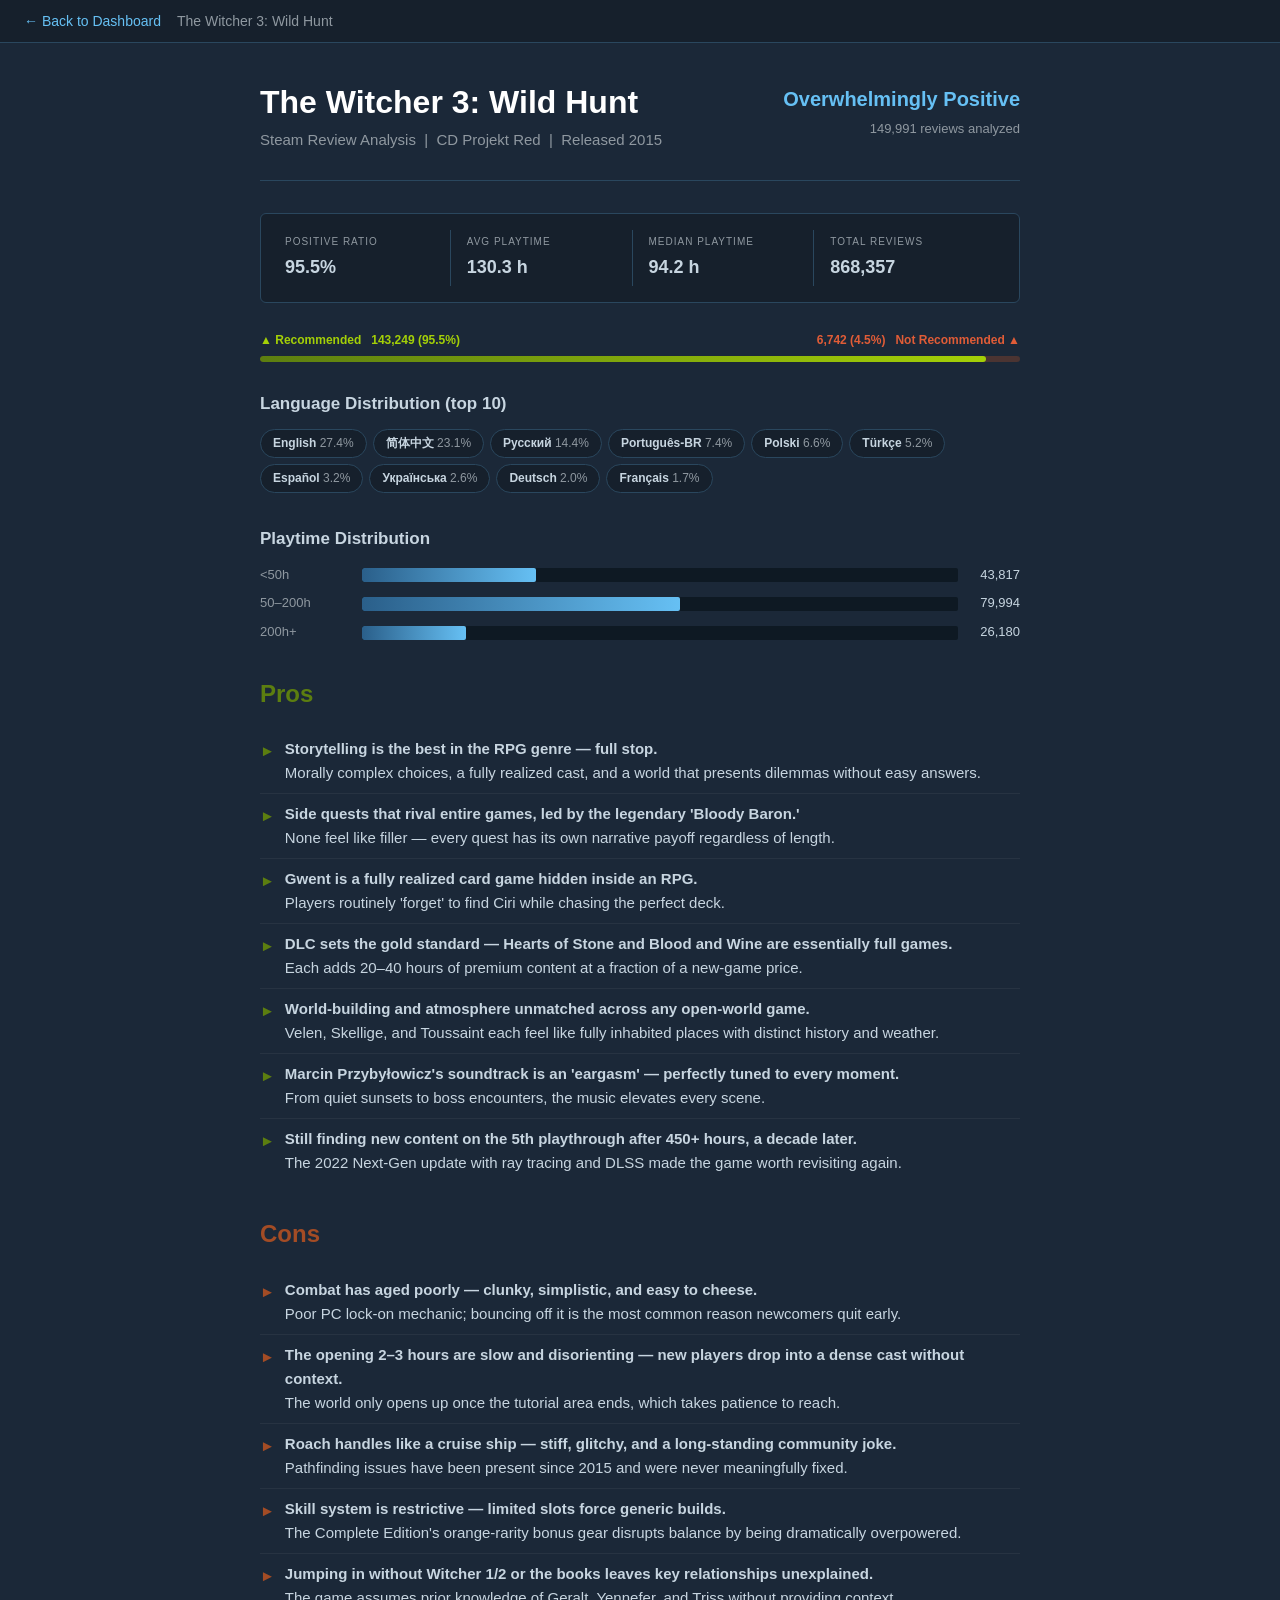
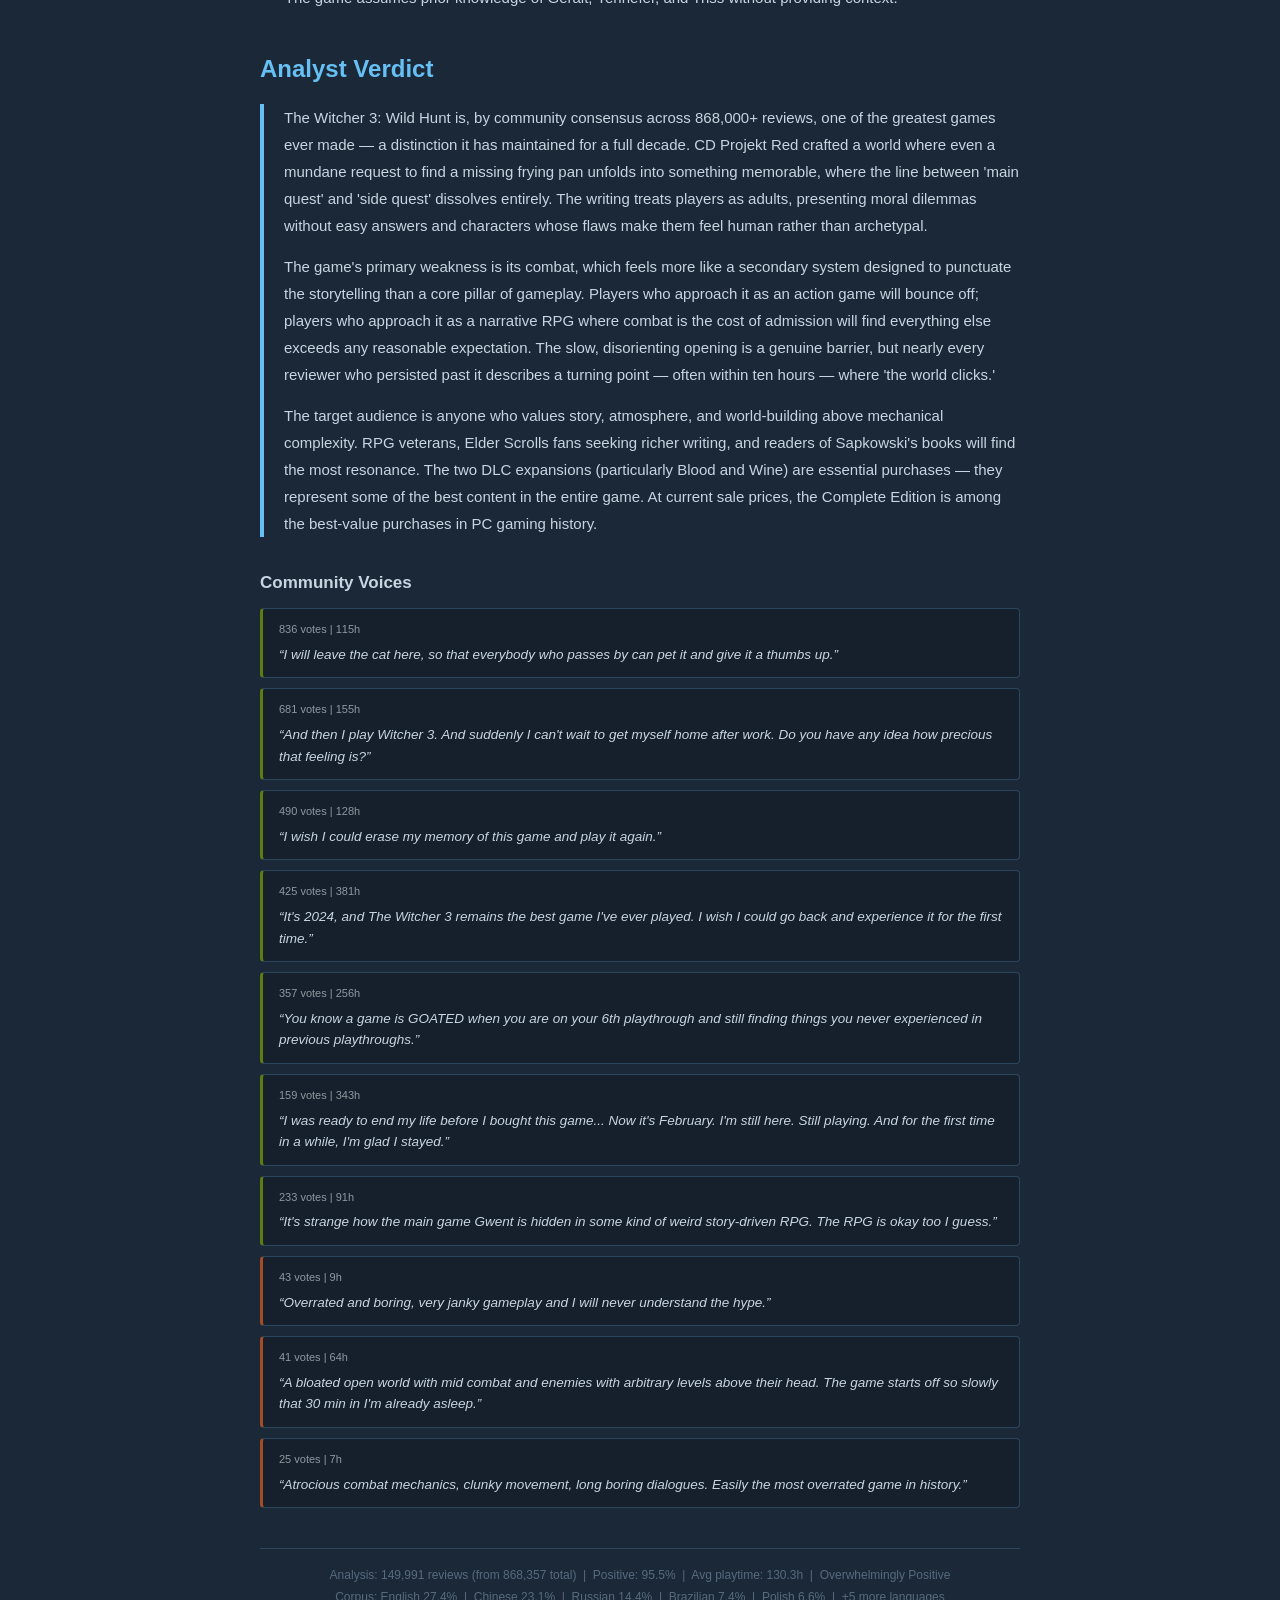
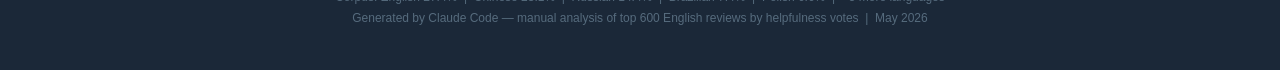
<file: reports/witcher3.html>
<!DOCTYPE html>
<html lang="en">
<head><meta charset="UTF-8"><meta name="viewport" content="width=device-width,initial-scale=1.0">
<meta name="description" content="Steam review analysis of The Witcher 3: Wild Hunt — Overwhelmingly Positive (95.5% positive, 149,991 reviews)">
<title>The Witcher 3: Wild Hunt – Steam Review Analysis</title>
<style>
*, *::before, *::after { box-sizing: border-box; margin: 0; padding: 0; }

body {
  background: #1b2838;
  color: #c7d5e0;
  font-family: 'Motiva Sans', Arial, sans-serif;
  font-size: 16px;
  line-height: 1.6;
}

/* Nav */
.nav-bar {
  background: #16202c;
  border-bottom: 1px solid #2a475e;
  padding: 10px 24px;
  display: flex;
  align-items: center;
  gap: 16px;
  position: sticky;
  top: 0;
  z-index: 100;
}
.nav-back { color: #66c0f4; text-decoration: none; font-size: 14px; transition: color .15s; }
.nav-back:hover { color: #8fd3f4; text-decoration: underline; }
.nav-game { color: #8f98a0; font-size: 14px; }

/* Container */
.container { max-width: 800px; margin: 0 auto; padding: 40px 20px; }

/* Header */
.header {
  display: flex; justify-content: space-between; align-items: flex-start;
  gap: 20px; padding-bottom: 28px; margin-bottom: 32px;
  border-bottom: 1px solid #2a475e;
}
.game-name { font-size: 32px; font-weight: bold; color: #fff; line-height: 1.2; margin-bottom: 6px; }
.subtitle   { font-size: 15px; color: #8f98a0; }
.header-right { text-align: right; flex-shrink: 0; }
.steam-rating { font-size: 20px; font-weight: bold; color: #66c0f4; margin-bottom: 4px; }
.review-count { font-size: 13px; color: #8f98a0; }

/* Stats bar */
.stats-bar {
  background: #16202c; border: 1px solid #2a475e; border-radius: 6px;
  padding: 16px 24px; display: flex; flex-wrap: wrap; gap: 0; margin-bottom: 28px;
}
.stat-item { flex: 1; min-width: 120px; padding: 4px 16px; }
.stat-item:first-child { padding-left: 0; }
.stat-item + .stat-item { border-left: 1px solid #2a475e; }
.stat-label { font-size: 10px; color: #8f98a0; text-transform: uppercase; letter-spacing: 1px; display: block; margin-bottom: 3px; }
.stat-value { font-size: 18px; font-weight: bold; color: #c7d5e0; display: block; }

/* Ratio bar */
.ratio-wrap { margin-bottom: 28px; }
.ratio-labels { display: flex; justify-content: space-between; font-size: 12px; margin-bottom: 6px; }
.label-pos { color: #a4d007; font-weight: bold; }
.label-neg { color: #e05c37; font-weight: bold; }
.ratio-track { height: 6px; background: rgba(163,76,37,.35); border-radius: 3px; overflow: hidden; }
.ratio-fill  { height: 100%; background: linear-gradient(90deg,#5c7e10,#a4d007); border-radius: 3px; }

/* Language pills */
.lang-bar { display: flex; flex-wrap: wrap; gap: 6px; margin-bottom: 28px; }
.lang-pill { background: #16202c; border: 1px solid #2a475e; border-radius: 20px; padding: 4px 12px; font-size: 12px; color: #8f98a0; }
.lang-pill strong { color: #c7d5e0; }

/* Sections */
.section { margin-bottom: 32px; }
.section-heading { font-size: 24px; font-weight: bold; margin-bottom: 16px; }
.section-heading.pros    { color: #5c7e10; }
.section-heading.cons    { color: #a34c25; }
.section-heading.verdict { color: #66c0f4; }
.section-heading.stats   { color: #c7d5e0; }

/* List items */
.item-list { list-style: none; }
.item-list li {
  display: flex; align-items: flex-start; gap: 10px;
  padding: 8px 0; border-bottom: 1px solid rgba(255,255,255,.05);
  line-height: 1.6; font-size: 15px;
}
.item-list li:last-child { border-bottom: none; }
.marker      { flex-shrink: 0; margin-top: 2px; }
.marker.pros { color: #5c7e10; }
.marker.cons { color: #a34c25; }

/* Verdict */
.verdict-body {
  border-left: 4px solid #66c0f4;
  padding-left: 20px; font-size: 15px; line-height: 1.8; color: #c7d5e0;
}
.verdict-body p + p { margin-top: 14px; }

/* Callout */
.callout {
  background: rgba(193,176,75,.08); border: 1px solid rgba(193,176,75,.3);
  border-left: 4px solid #c1b04b; border-radius: 4px;
  padding: 12px 16px; margin-bottom: 28px; font-size: 14px; line-height: 1.7;
  color: #c7d5e0;
}
.callout-title { font-weight: bold; color: #c1b04b; margin-bottom: 4px; font-size: 13px; text-transform: uppercase; letter-spacing: .5px; }

/* Quote cards */
.quotes { display: flex; flex-direction: column; gap: 10px; }
.quote-card { background: #16202c; border: 1px solid #2a475e; border-radius: 4px; padding: 12px 16px; }
.quote-card.pos { border-left: 3px solid #5c7e10; }
.quote-card.neg { border-left: 3px solid #a34c25; }
.quote-meta { font-size: 11px; color: #8f98a0; margin-bottom: 5px; }
.quote-text { font-size: 13.5px; font-style: italic; line-height: 1.6; }

/* Playtime bars */
.pt-bars { display: flex; flex-direction: column; gap: 8px; }
.pt-row { display: flex; align-items: center; gap: 12px; font-size: 13px; }
.pt-label { width: 90px; color: #8f98a0; flex-shrink: 0; }
.pt-track { flex: 1; background: #0e1923; border-radius: 2px; height: 14px; overflow: hidden; }
.pt-fill  { height: 100%; border-radius: 2px; background: linear-gradient(90deg,#2a5f8a,#66c0f4); }
.pt-count { width: 50px; text-align: right; color: #c7d5e0; }

/* Footer */
.footer {
  margin-top: 40px; padding-top: 16px; border-top: 1px solid #2a475e;
  font-size: 12px; color: #566b7d; text-align: center; line-height: 1.8;
}
</style></head><body>
<nav class="nav-bar"><a href="index.html" class="nav-back">&#8592; Back to Dashboard</a><span class="nav-game">The Witcher 3: Wild Hunt</span></nav>
<div class="container">
<div class="header"><div class="header-left"><div class="game-name">The Witcher 3: Wild Hunt</div><div class="subtitle">Steam Review Analysis &nbsp;|&nbsp; CD Projekt Red &nbsp;|&nbsp; Released 2015</div></div><div class="header-right"><div class="steam-rating">Overwhelmingly Positive</div><div class="review-count">149,991 reviews analyzed</div></div></div>
<div class="stats-bar">
<div class="stat-item"><span class="stat-label">Positive Ratio</span><span class="stat-value">95.5%</span></div>
<div class="stat-item"><span class="stat-label">Avg Playtime</span><span class="stat-value">130.3 h</span></div>
<div class="stat-item"><span class="stat-label">Median Playtime</span><span class="stat-value">94.2 h</span></div>
<div class="stat-item"><span class="stat-label">Total Reviews</span><span class="stat-value">868,357</span></div>
</div>
<div class="ratio-wrap"><div class="ratio-labels"><span class="label-pos">&#9650; Recommended &nbsp; 143,249 (95.5%)</span><span class="label-neg">6,742 (4.5%) &nbsp; Not Recommended &#9650;</span></div><div class="ratio-track"><div class="ratio-fill" style="width:95.5%"></div></div></div>
<div class="section"><div class="section-heading stats" style="font-size:17px;margin-bottom:12px;">Language Distribution (top 10)</div><div class="lang-bar">
<span class="lang-pill"><strong>English</strong> 27.4%</span>
<span class="lang-pill"><strong>简体中文</strong> 23.1%</span>
<span class="lang-pill"><strong>Русский</strong> 14.4%</span>
<span class="lang-pill"><strong>Português-BR</strong> 7.4%</span>
<span class="lang-pill"><strong>Polski</strong> 6.6%</span>
<span class="lang-pill"><strong>Türkçe</strong> 5.2%</span>
<span class="lang-pill"><strong>Español</strong> 3.2%</span>
<span class="lang-pill"><strong>Українська</strong> 2.6%</span>
<span class="lang-pill"><strong>Deutsch</strong> 2.0%</span>
<span class="lang-pill"><strong>Français</strong> 1.7%</span>
</div></div>
<div class="section"><div class="section-heading stats" style="font-size:17px;margin-bottom:12px;">Playtime Distribution</div><div class="pt-bars">
<div class="pt-row"><span class="pt-label">&lt;50h</span><div class="pt-track"><div class="pt-fill" style="width:29.2%"></div></div><span class="pt-count">43,817</span></div>
<div class="pt-row"><span class="pt-label">50–200h</span><div class="pt-track"><div class="pt-fill" style="width:53.3%"></div></div><span class="pt-count">79,994</span></div>
<div class="pt-row"><span class="pt-label">200h+</span><div class="pt-track"><div class="pt-fill" style="width:17.5%"></div></div><span class="pt-count">26,180</span></div>
</div></div>
<div class="section"><div class="section-heading pros">Pros</div><ul class="item-list">
<li><span class="marker pros">&#9658;</span><span><strong>Storytelling is the best in the RPG genre — full stop.</strong><br>Morally complex choices, a fully realized cast, and a world that presents dilemmas without easy answers.</span></li>
<li><span class="marker pros">&#9658;</span><span><strong>Side quests that rival entire games, led by the legendary 'Bloody Baron.'</strong><br>None feel like filler — every quest has its own narrative payoff regardless of length.</span></li>
<li><span class="marker pros">&#9658;</span><span><strong>Gwent is a fully realized card game hidden inside an RPG.</strong><br>Players routinely 'forget' to find Ciri while chasing the perfect deck.</span></li>
<li><span class="marker pros">&#9658;</span><span><strong>DLC sets the gold standard — Hearts of Stone and Blood and Wine are essentially full games.</strong><br>Each adds 20–40 hours of premium content at a fraction of a new-game price.</span></li>
<li><span class="marker pros">&#9658;</span><span><strong>World-building and atmosphere unmatched across any open-world game.</strong><br>Velen, Skellige, and Toussaint each feel like fully inhabited places with distinct history and weather.</span></li>
<li><span class="marker pros">&#9658;</span><span><strong>Marcin Przybyłowicz's soundtrack is an 'eargasm' — perfectly tuned to every moment.</strong><br>From quiet sunsets to boss encounters, the music elevates every scene.</span></li>
<li><span class="marker pros">&#9658;</span><span><strong>Still finding new content on the 5th playthrough after 450+ hours, a decade later.</strong><br>The 2022 Next-Gen update with ray tracing and DLSS made the game worth revisiting again.</span></li>
</ul></div>
<div class="section"><div class="section-heading cons">Cons</div><ul class="item-list">
<li><span class="marker cons">&#9658;</span><span><strong>Combat has aged poorly — clunky, simplistic, and easy to cheese.</strong><br>Poor PC lock-on mechanic; bouncing off it is the most common reason newcomers quit early.</span></li>
<li><span class="marker cons">&#9658;</span><span><strong>The opening 2–3 hours are slow and disorienting — new players drop into a dense cast without context.</strong><br>The world only opens up once the tutorial area ends, which takes patience to reach.</span></li>
<li><span class="marker cons">&#9658;</span><span><strong>Roach handles like a cruise ship — stiff, glitchy, and a long-standing community joke.</strong><br>Pathfinding issues have been present since 2015 and were never meaningfully fixed.</span></li>
<li><span class="marker cons">&#9658;</span><span><strong>Skill system is restrictive — limited slots force generic builds.</strong><br>The Complete Edition's orange-rarity bonus gear disrupts balance by being dramatically overpowered.</span></li>
<li><span class="marker cons">&#9658;</span><span><strong>Jumping in without Witcher 1/2 or the books leaves key relationships unexplained.</strong><br>The game assumes prior knowledge of Geralt, Yennefer, and Triss without providing context.</span></li>
</ul></div>
<div class="section"><div class="section-heading verdict">Analyst Verdict</div><div class="verdict-body">
<p>The Witcher 3: Wild Hunt is, by community consensus across 868,000+ reviews, one of the greatest games ever made — a distinction it has maintained for a full decade. CD Projekt Red crafted a world where even a mundane request to find a missing frying pan unfolds into something memorable, where the line between 'main quest' and 'side quest' dissolves entirely. The writing treats players as adults, presenting moral dilemmas without easy answers and characters whose flaws make them feel human rather than archetypal.</p>
<p>The game's primary weakness is its combat, which feels more like a secondary system designed to punctuate the storytelling than a core pillar of gameplay. Players who approach it as an action game will bounce off; players who approach it as a narrative RPG where combat is the cost of admission will find everything else exceeds any reasonable expectation. The slow, disorienting opening is a genuine barrier, but nearly every reviewer who persisted past it describes a turning point — often within ten hours — where 'the world clicks.'</p>
<p>The target audience is anyone who values story, atmosphere, and world-building above mechanical complexity. RPG veterans, Elder Scrolls fans seeking richer writing, and readers of Sapkowski's books will find the most resonance. The two DLC expansions (particularly Blood and Wine) are essential purchases — they represent some of the best content in the entire game. At current sale prices, the Complete Edition is among the best-value purchases in PC gaming history.</p>
</div></div>
<div class="section"><div class="section-heading stats" style="font-size:17px;margin-bottom:12px;">Community Voices</div><div class="quotes">
<div class="quote-card pos"><div class="quote-meta">836 votes | 115h</div><div class="quote-text">&#8220;I will leave the cat here, so that everybody who passes by can pet it and give it a thumbs up.&#8221;</div></div>
<div class="quote-card pos"><div class="quote-meta">681 votes | 155h</div><div class="quote-text">&#8220;And then I play Witcher 3. And suddenly I can't wait to get myself home after work. Do you have any idea how precious that feeling is?&#8221;</div></div>
<div class="quote-card pos"><div class="quote-meta">490 votes | 128h</div><div class="quote-text">&#8220;I wish I could erase my memory of this game and play it again.&#8221;</div></div>
<div class="quote-card pos"><div class="quote-meta">425 votes | 381h</div><div class="quote-text">&#8220;It's 2024, and The Witcher 3 remains the best game I've ever played. I wish I could go back and experience it for the first time.&#8221;</div></div>
<div class="quote-card pos"><div class="quote-meta">357 votes | 256h</div><div class="quote-text">&#8220;You know a game is GOATED when you are on your 6th playthrough and still finding things you never experienced in previous playthroughs.&#8221;</div></div>
<div class="quote-card pos"><div class="quote-meta">159 votes | 343h</div><div class="quote-text">&#8220;I was ready to end my life before I bought this game... Now it's February. I'm still here. Still playing. And for the first time in a while, I'm glad I stayed.&#8221;</div></div>
<div class="quote-card pos"><div class="quote-meta">233 votes | 91h</div><div class="quote-text">&#8220;It's strange how the main game Gwent is hidden in some kind of weird story-driven RPG. The RPG is okay too I guess.&#8221;</div></div>
<div class="quote-card neg"><div class="quote-meta">43 votes | 9h</div><div class="quote-text">&#8220;Overrated and boring, very janky gameplay and I will never understand the hype.&#8221;</div></div>
<div class="quote-card neg"><div class="quote-meta">41 votes | 64h</div><div class="quote-text">&#8220;A bloated open world with mid combat and enemies with arbitrary levels above their head. The game starts off so slowly that 30 min in I'm already asleep.&#8221;</div></div>
<div class="quote-card neg"><div class="quote-meta">25 votes | 7h</div><div class="quote-text">&#8220;Atrocious combat mechanics, clunky movement, long boring dialogues. Easily the most overrated game in history.&#8221;</div></div>
</div></div>
<div class="footer">Analysis: 149,991 reviews (from 868,357 total) &nbsp;|&nbsp; Positive: 95.5% &nbsp;|&nbsp; Avg playtime: 130.3h &nbsp;|&nbsp; Overwhelmingly Positive<br>Corpus: English 27.4% &nbsp;|&nbsp; Chinese 23.1% &nbsp;|&nbsp; Russian 14.4% &nbsp;|&nbsp; Brazilian 7.4% &nbsp;|&nbsp; Polish 6.6% &nbsp;|&nbsp; +5 more languages<br>Generated by Claude Code — manual analysis of top 600 English reviews by helpfulness votes &nbsp;|&nbsp; May 2026</div>
</div></body></html>
</file>
<file: reports/assets/style.css>
/* ═══════════════════════════════════════════════════════════════
   Steam Review Analysis — Dashboard Styles
   reports/assets/style.css
   ═══════════════════════════════════════════════════════════════ */

/* ── Reset ────────────────────────────────────────────────────── */
*, *::before, *::after { box-sizing: border-box; margin: 0; padding: 0; }

/* ── Base ─────────────────────────────────────────────────────── */
body {
  background: linear-gradient(180deg, #1b2838 0%, #0e1820 100%);
  min-height: 100vh;
  color: #c7d5e0;
  font-family: 'Motiva Sans', Arial, sans-serif;
  font-size: 16px;
  line-height: 1.6;
}

/* ── Dashboard Container ──────────────────────────────────────── */
.dashboard {
  max-width: 1200px;
  margin: 0 auto;
  padding: 48px 24px 64px;
}

/* ── Header ───────────────────────────────────────────────────── */
.dash-header {
  display: flex;
  justify-content: space-between;
  align-items: flex-start;
  gap: 32px;
  margin-bottom: 48px;
  padding-bottom: 32px;
  border-bottom: 1px solid #2a475e;
}

.dash-header-main { flex: 1; }

.dash-title {
  font-size: 42px;
  font-weight: bold;
  background: linear-gradient(90deg, #66c0f4 0%, #5c7e10 100%);
  -webkit-background-clip: text;
  -webkit-text-fill-color: transparent;
  background-clip: text;
  line-height: 1.15;
  margin-bottom: 8px;
}

.dash-subtitle {
  font-size: 15px;
  color: #8f98a0;
}

/* ── Header Stats Box ─────────────────────────────────────────── */
.dash-stats {
  display: flex;
  gap: 0;
  flex-shrink: 0;
  background: #16202c;
  border: 1px solid #2a475e;
  border-radius: 8px;
  overflow: hidden;
}

.dash-stat-item {
  display: flex;
  flex-direction: column;
  align-items: center;
  text-align: center;
  padding: 16px 24px;
}

.dash-stat-item + .dash-stat-item { border-left: 1px solid #2a475e; }

.dash-stat-num {
  font-size: 22px;
  font-weight: bold;
  color: #66c0f4;
  display: block;
  line-height: 1.2;
}

.dash-stat-label {
  font-size: 10px;
  color: #8f98a0;
  text-transform: uppercase;
  letter-spacing: 0.8px;
  margin-top: 2px;
  white-space: nowrap;
}

/* ── Card Grid ────────────────────────────────────────────────── */
.card-grid {
  display: grid;
  grid-template-columns: repeat(3, 1fr);
  gap: 24px;
}

/* ── Game Card ────────────────────────────────────────────────── */
.game-card {
  background: linear-gradient(145deg, #1e2a38 0%, #192434 100%);
  border: 1px solid #2a475e;
  border-radius: 8px;
  padding: 24px;
  display: flex;
  flex-direction: column;
  gap: 14px;
  text-decoration: none;
  color: #c7d5e0;
  position: relative;
  transition: transform 0.25s ease, box-shadow 0.25s ease, border-color 0.25s ease;
  opacity: 0;
  animation: fadeSlideIn 0.45s ease forwards;
}

/* Staggered entrance delays */
.game-card:nth-child(1) { animation-delay: 0.00s; }
.game-card:nth-child(2) { animation-delay: 0.08s; }
.game-card:nth-child(3) { animation-delay: 0.16s; }
.game-card:nth-child(4) { animation-delay: 0.24s; }
.game-card:nth-child(5) { animation-delay: 0.32s; }
.game-card:nth-child(6) { animation-delay: 0.40s; }

@keyframes fadeSlideIn {
  from { opacity: 0; transform: translateY(18px); }
  to   { opacity: 1; transform: translateY(0); }
}

/* Rating-based left border */
.game-card.overwhelmingly-positive { border-left: 4px solid #66c0f4; }
.game-card.very-positive           { border-left: 4px solid #5c7e10; }
.game-card.mostly-positive         { border-left: 4px solid #a4d007; }
.game-card.mixed                   { border-left: 4px solid #b9a074; }
.game-card.mostly-negative         { border-left: 4px solid #d94126; }

/* Hover lift + rating glow */
.game-card:hover { transform: translateY(-4px); }

.game-card.overwhelmingly-positive:hover {
  box-shadow: 0 8px 28px rgba(102,192,244,0.18), 0 2px 8px rgba(0,0,0,0.35);
  border-color: rgba(102,192,244,0.55);
}
.game-card.very-positive:hover {
  box-shadow: 0 8px 28px rgba(92,126,16,0.22), 0 2px 8px rgba(0,0,0,0.35);
  border-color: rgba(92,126,16,0.55);
}
.game-card.mixed:hover {
  box-shadow: 0 8px 28px rgba(185,160,116,0.18), 0 2px 8px rgba(0,0,0,0.35);
  border-color: rgba(185,160,116,0.55);
}

/* Keyboard focus */
.game-card:focus-visible {
  outline: 2px solid #66c0f4;
  outline-offset: 3px;
}

/* ── Card Top Row ─────────────────────────────────────────────── */
.card-top {
  display: flex;
  justify-content: space-between;
  align-items: flex-start;
  gap: 8px;
}

/* ── Rating Badge ─────────────────────────────────────────────── */
.card-badge {
  font-size: 10px;
  font-weight: bold;
  text-transform: uppercase;
  letter-spacing: 0.6px;
  padding: 3px 8px;
  border-radius: 3px;
  display: inline-block;
  white-space: nowrap;
}

.card-badge.overwhelmingly-positive {
  background: rgba(102,192,244,0.12);
  color: #66c0f4;
  border: 1px solid rgba(102,192,244,0.35);
}
.card-badge.very-positive {
  background: rgba(92,126,16,0.18);
  color: #a4d007;
  border: 1px solid rgba(92,126,16,0.40);
}
.card-badge.mostly-positive {
  background: rgba(164,208,7,0.12);
  color: #a4d007;
  border: 1px solid rgba(164,208,7,0.35);
}
.card-badge.mixed {
  background: rgba(185,160,116,0.12);
  color: #c6a84c;
  border: 1px solid rgba(185,160,116,0.35);
}
.card-badge.mostly-negative {
  background: rgba(217,65,38,0.12);
  color: #d94126;
  border: 1px solid rgba(217,65,38,0.35);
}

/* ── Category Label ───────────────────────────────────────────── */
.card-category {
  font-size: 10px;
  color: #4d6070;
  text-align: right;
  flex-shrink: 0;
  padding-top: 3px;
  line-height: 1.3;
}

/* ── Game Name ────────────────────────────────────────────────── */
.card-game-name {
  font-size: 17px;
  font-weight: bold;
  color: #ffffff;
  line-height: 1.3;
}

/* ── Progress Bar ─────────────────────────────────────────────── */
.card-progress-wrap {
  display: flex;
  align-items: center;
  gap: 10px;
}

.card-progress-bar {
  flex: 1;
  height: 8px;
  background: #0e1923;
  border-radius: 4px;
  overflow: hidden;
}

.card-progress-fill { height: 100%; border-radius: 4px; }

.game-card.overwhelmingly-positive .card-progress-fill {
  background: linear-gradient(90deg, #3a9fd4, #66c0f4);
}
.game-card.very-positive .card-progress-fill {
  background: linear-gradient(90deg, #3d5a0a, #5c7e10);
}
.game-card.mostly-positive .card-progress-fill {
  background: linear-gradient(90deg, #7a9e00, #a4d007);
}
.game-card.mixed .card-progress-fill {
  background: linear-gradient(90deg, #8a7040, #b9a074);
}
.game-card.mostly-negative .card-progress-fill {
  background: linear-gradient(90deg, #a03018, #d94126);
}

.card-progress-pct {
  font-size: 14px;
  font-weight: bold;
  color: #c7d5e0;
  width: 44px;
  text-align: right;
  flex-shrink: 0;
}

/* ── Card Stats ───────────────────────────────────────────────── */
.card-stats {
  display: flex;
  gap: 20px;
  padding-top: 6px;
  border-top: 1px solid rgba(255,255,255,0.05);
  margin-top: auto;
}

.card-stat { display: flex; flex-direction: column; }

.card-stat-label {
  font-size: 10px;
  color: #566b7d;
  text-transform: uppercase;
  letter-spacing: 0.6px;
}

.card-stat-value {
  font-size: 14px;
  font-weight: bold;
  color: #c7d5e0;
}

/* ── View Analysis Button ─────────────────────────────────────── */
.card-btn {
  display: block;
  text-align: center;
  padding: 10px 16px;
  border-radius: 4px;
  font-size: 13px;
  font-weight: bold;
  letter-spacing: 0.2px;
  background: rgba(42,71,94,0.5);
  border: 1px solid #2a475e;
  color: #66c0f4;
  transition: background 0.2s ease, color 0.2s ease, border-color 0.2s ease;
}

.game-card:hover .card-btn {
  background: rgba(102,192,244,0.14);
  border-color: rgba(102,192,244,0.5);
  color: #8fd3f4;
}

/* ── Footer ───────────────────────────────────────────────────── */
.dash-footer {
  margin-top: 56px;
  padding-top: 20px;
  border-top: 1px solid #2a475e;
  font-size: 12px;
  color: #67707b;
  text-align: center;
  line-height: 1.9;
}

.dash-footer a {
  color: #66c0f4;
  text-decoration: none;
  transition: color 0.15s ease;
}
.dash-footer a:hover,
.dash-footer a:focus-visible {
  color: #8fd3f4;
  text-decoration: underline;
}

/* ── Responsive: Tablet ───────────────────────────────────────── */
@media (max-width: 1100px) {
  .card-grid { grid-template-columns: repeat(2, 1fr); }
  .dash-header { flex-direction: column; gap: 20px; align-items: stretch; }
  .dash-stats { justify-content: space-around; }
}

/* ── Responsive: Mobile ───────────────────────────────────────── */
@media (max-width: 640px) {
  .dashboard { padding: 28px 16px 48px; }
  .card-grid { grid-template-columns: 1fr; }
  .dash-title { font-size: 30px; }
  .dash-subtitle { font-size: 14px; }
  .dash-stat-item { padding: 12px 16px; }
  .dash-stat-num { font-size: 18px; }
  .card-progress-bar { height: 6px; }
  .game-card { padding: 18px; gap: 12px; }
}
</file>
